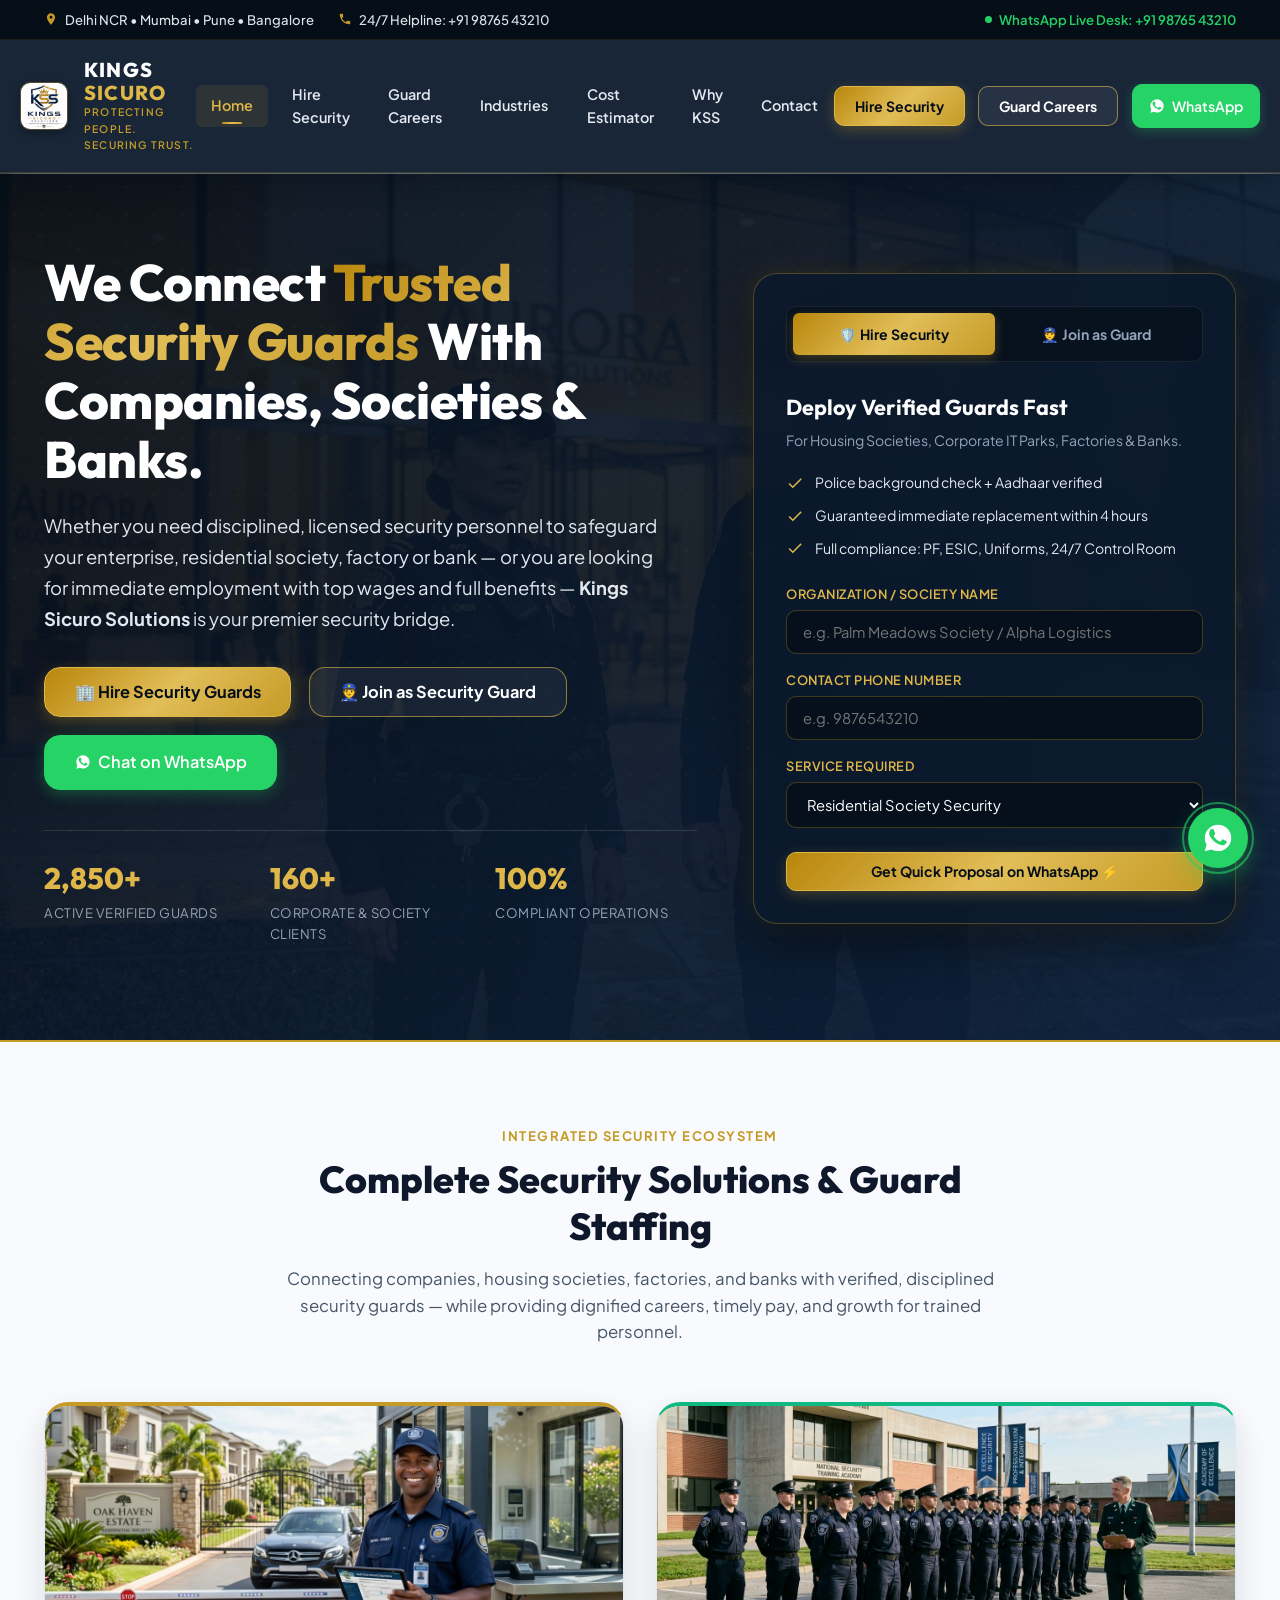
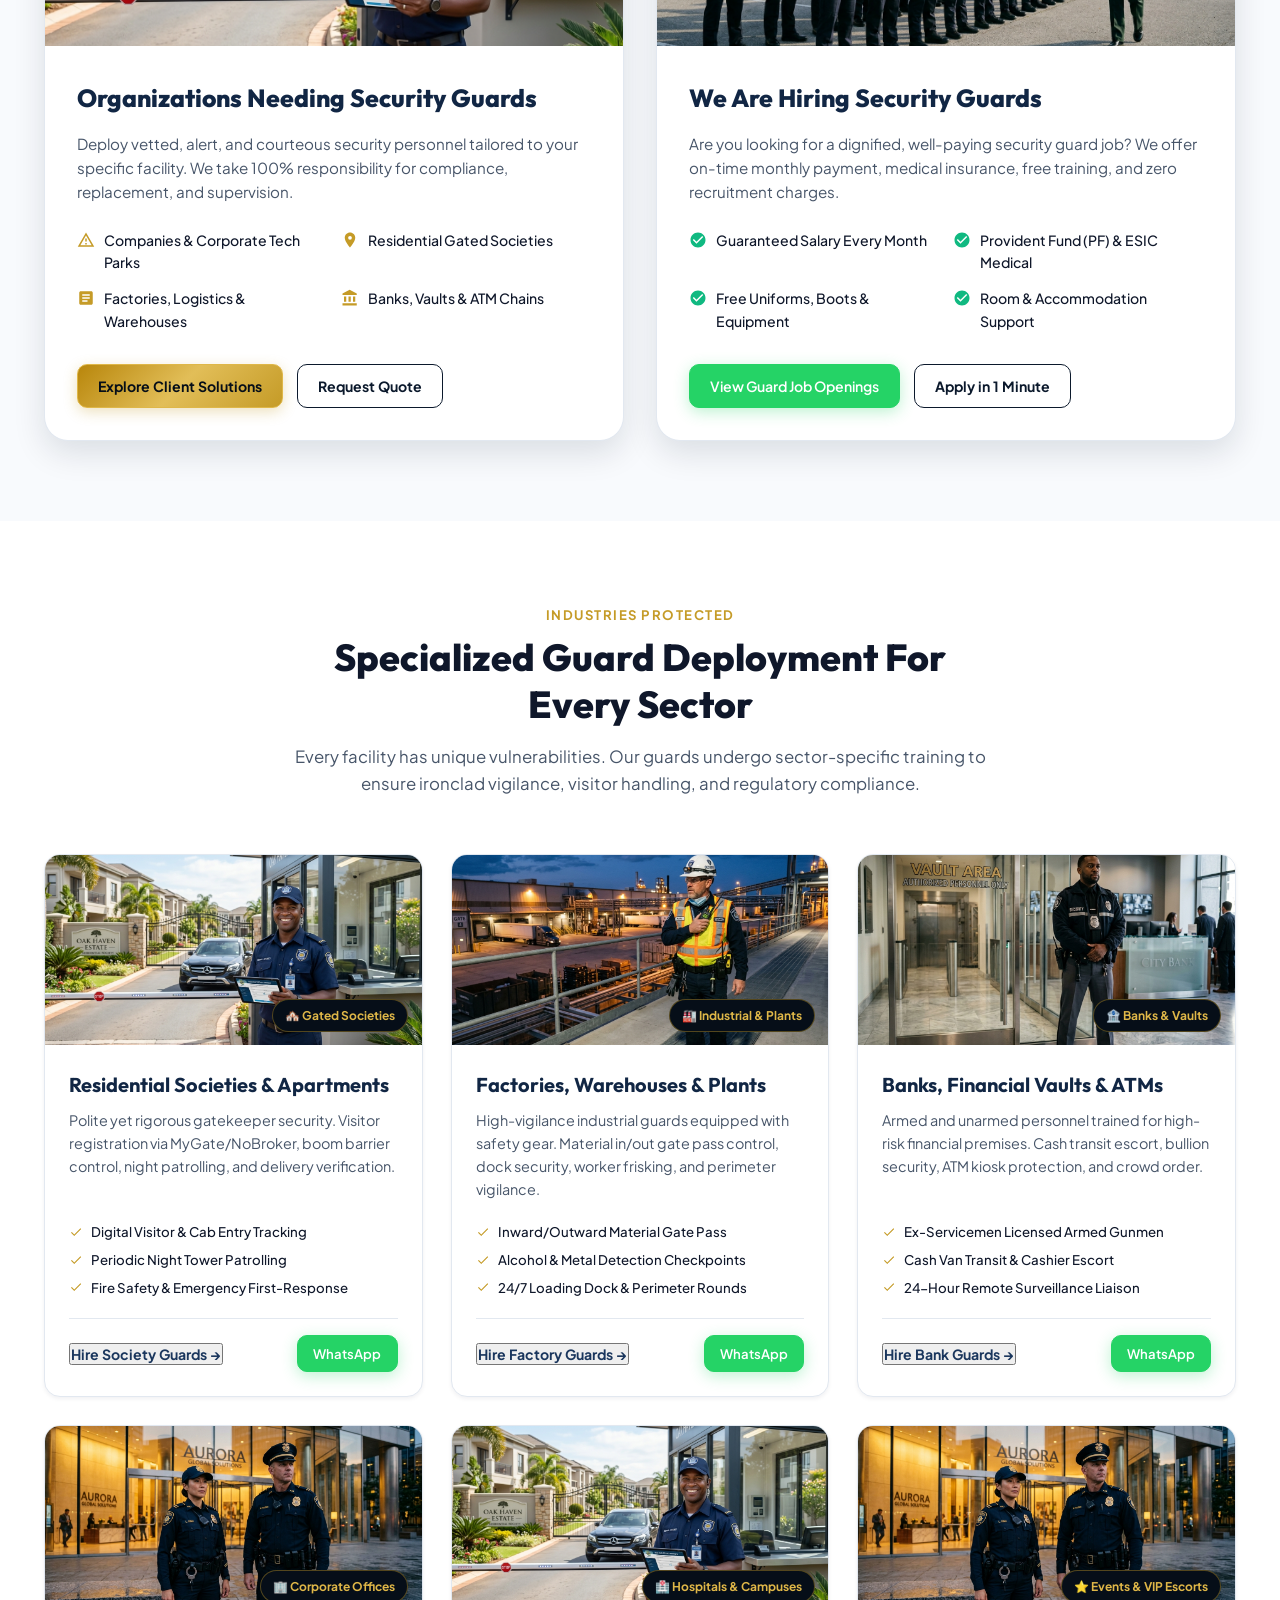
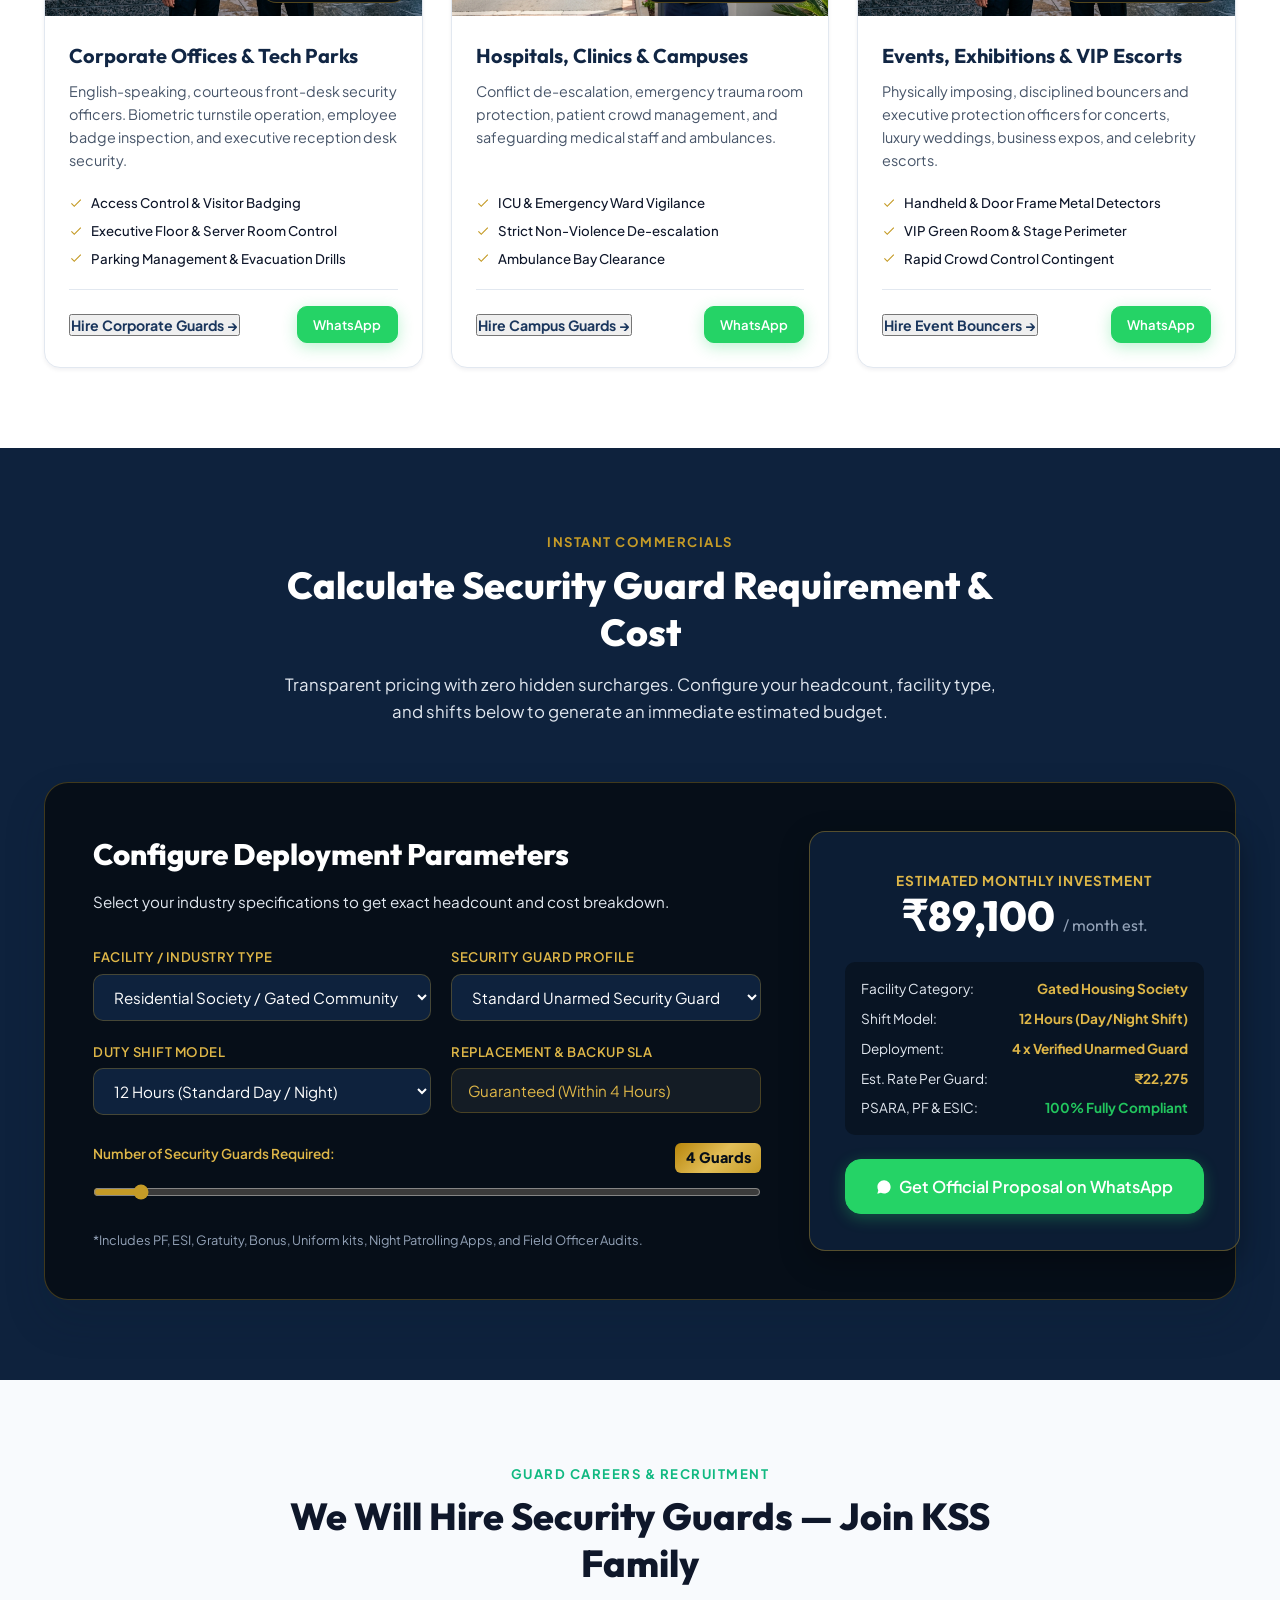
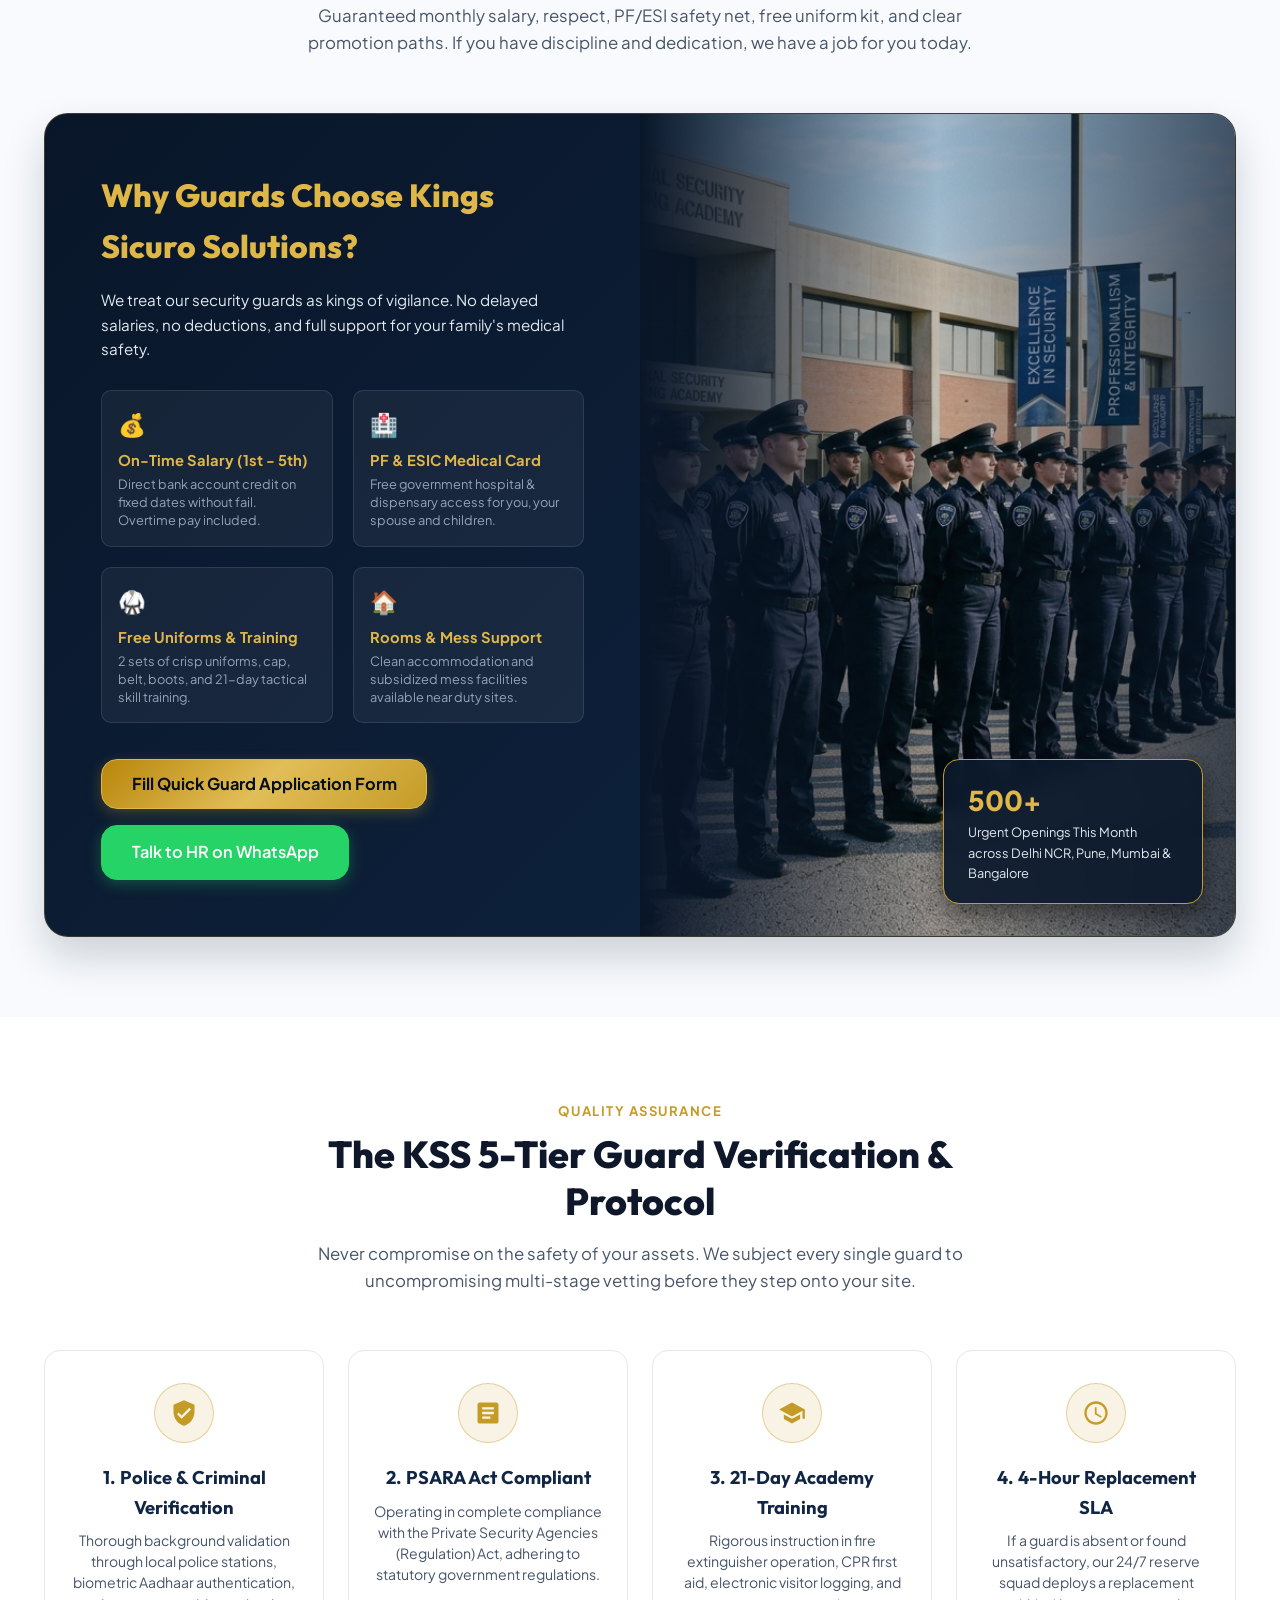
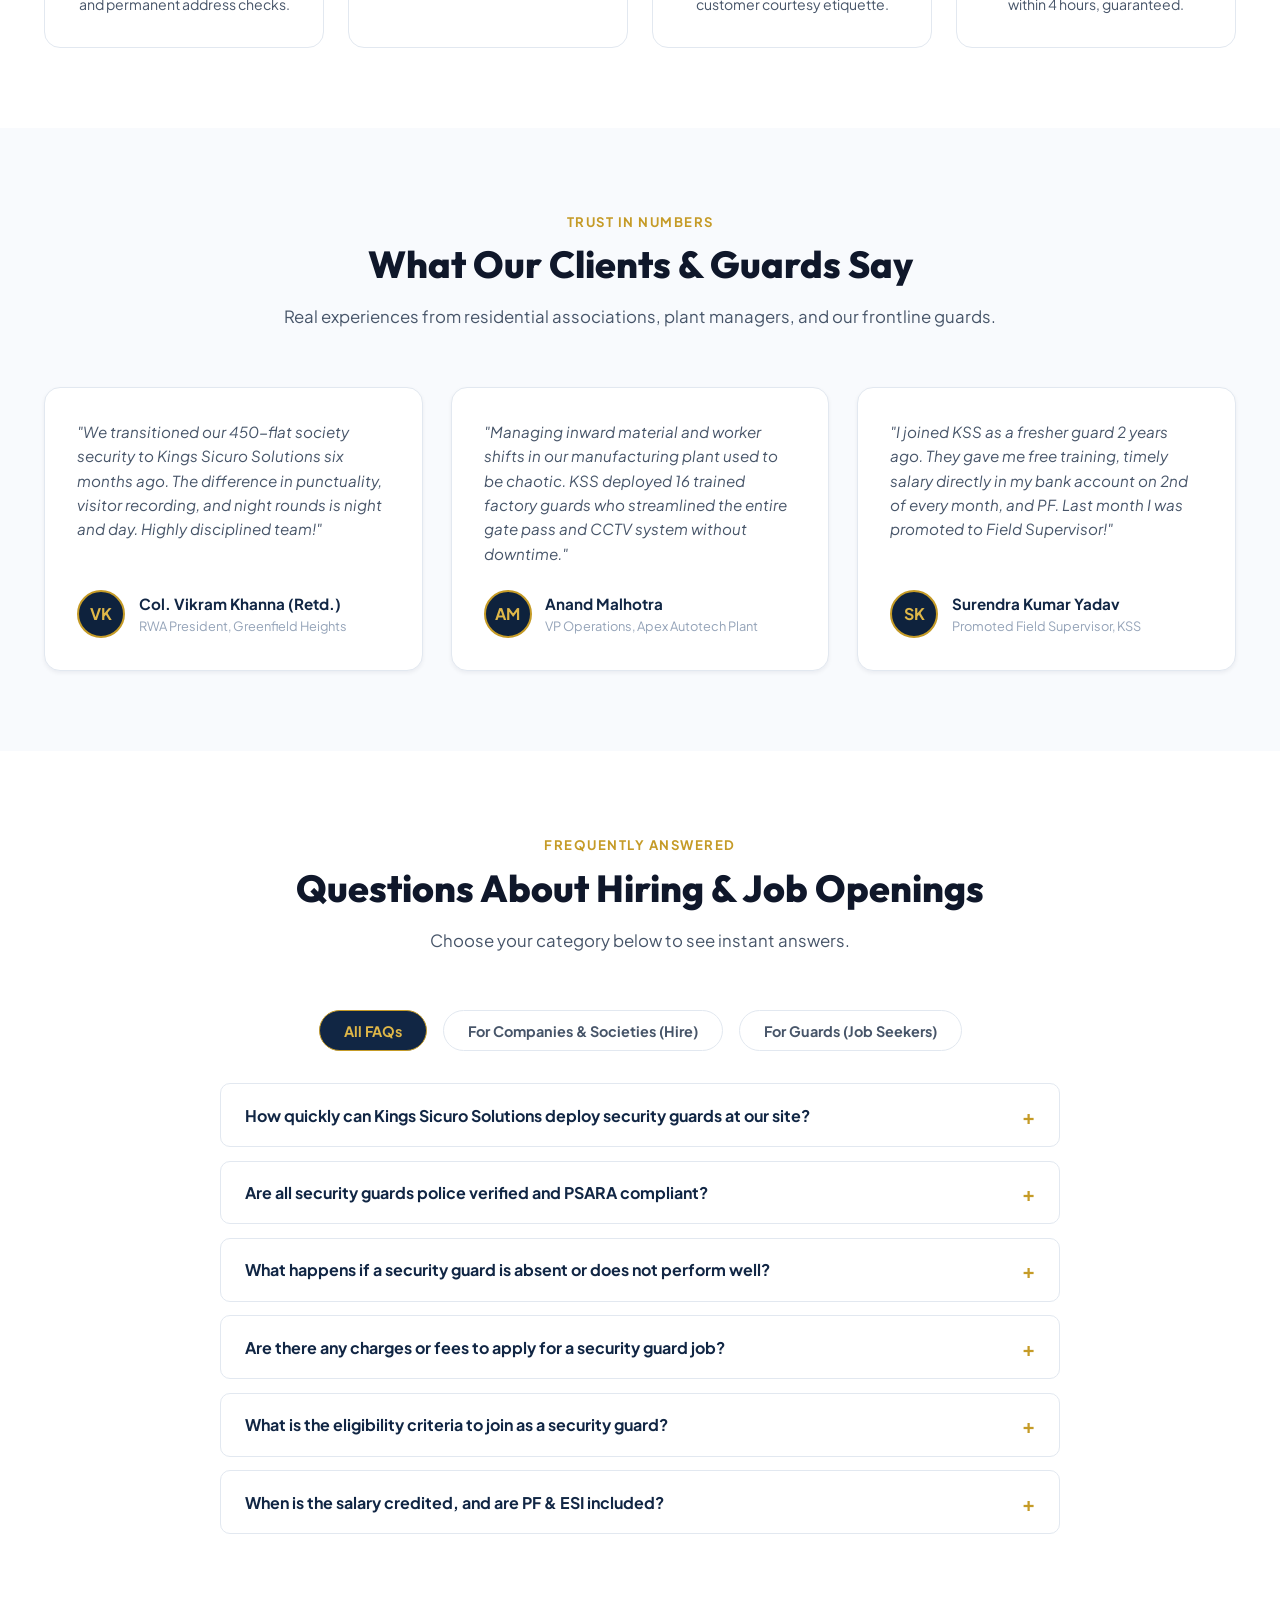
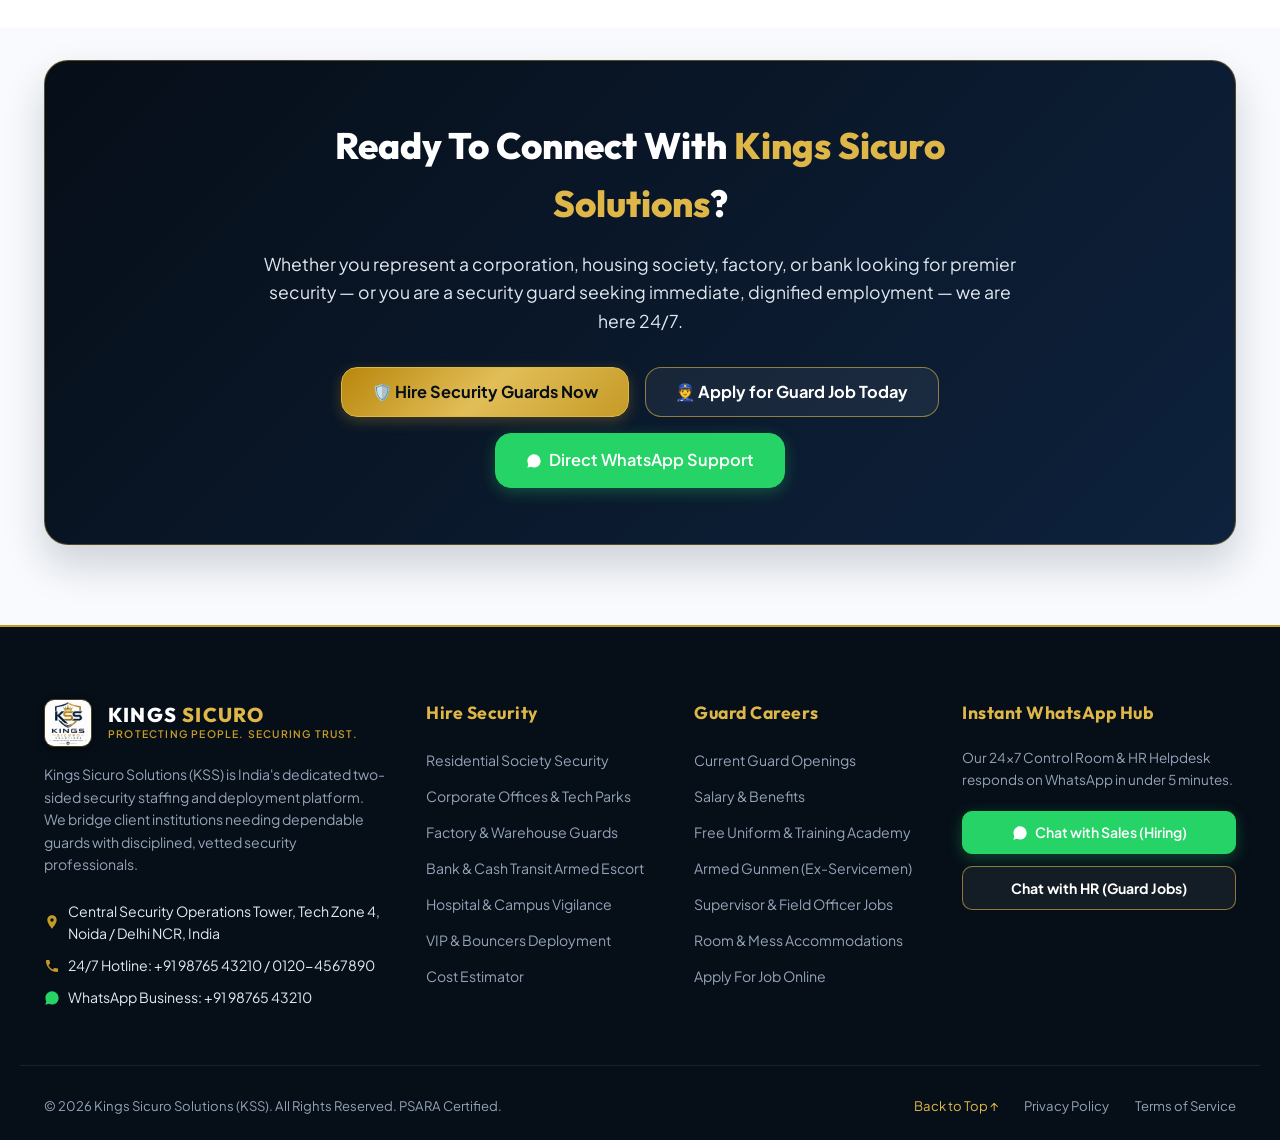
<file: index.html>
<!DOCTYPE html>
<html lang="en">
<head>
  <meta charset="UTF-8">
  <meta name="viewport" content="width=device-width, initial-scale=1.0">
  <title>Kings Sicuro Solutions | Premier Security Guard Staffing & Deployment Network</title>
  <meta name="description" content="Kings Sicuro Solutions connects verified, trained security guards with companies, residential societies, factories, and banks. PSARA licensed, 100% police verified, 4-hour replacement guarantee.">
  <meta name="keywords" content="security guards hire, security agency, security guard jobs, hire security for society, factory security guards, bank armed security, Kings Sicuro Solutions">
  
  <!-- Favicon -->
  <link rel="icon" type="image/jpeg" href="assets/images/logo.jpg">
  
  <!-- Google Fonts -->
  <link rel="preconnect" href="https://fonts.googleapis.com">
  <link rel="preconnect" href="https://fonts.gstatic.com" crossorigin>
  <link href="https://fonts.googleapis.com/css2?family=Outfit:wght@400;500;600;700;800;900&family=Plus+Jakarta+Sans:wght@400;500;600;700&display=swap" rel="stylesheet">
  
  <!-- Stylesheet -->
  <link rel="stylesheet" href="css/style.css">
</head>
<body>

  <!-- Top Announcement Bar -->
  <aside class="top-bar" aria-label="Quick contact bar">
    <div class="container top-bar-content">
      <div class="top-bar-left">
        <span class="top-bar-item">
          <svg viewBox="0 0 24 24"><path d="M12 2C8.13 2 5 5.13 5 9c0 5.25 7 13 7 13s7-7.75 7-13c0-3.87-3.13-7-7-7zm0 9.5a2.5 2.5 0 010-5 2.5 2.5 0 010 5z"/></svg>
          Delhi NCR &bull; Mumbai &bull; Pune &bull; Bangalore
        </span>
        <a href="tel:+919876543210" class="top-bar-item">
          <svg viewBox="0 0 24 24"><path d="M6.62 10.79a15.053 15.053 0 006.59 6.59l2.2-2.2c.27-.27.67-.36 1.02-.24 1.12.37 2.33.57 3.57.57.55 0 1 .45 1 1V20c0 .55-.45 1-1 1-9.39 0-17-7.61-17-17 0-.55.45-1 1-1h3.5c.55 0 1 .45 1 1 0 1.25.2 2.45.57 3.57.11.35.03.74-.25 1.02l-2.2 2.2z"/></svg>
          24/7 Helpline: +91 98765 43210
        </a>
      </div>
      <div class="top-bar-links">
        <a href="https://api.whatsapp.com/send?phone=919876543210&text=Hi%20Kings%20Sicuro%20Solutions%2C%20I%20have%20an%20inquiry" target="_blank" rel="noopener noreferrer" class="top-bar-wa-link">
          <span class="live-pulse-dot"></span> WhatsApp Live Desk: +91 98765 43210
        </a>
      </div>
    </div>
  </aside>

  <!-- Main Header & Navigation -->
  <header class="main-header">
    <div class="container navbar">
      <a href="index.html" class="nav-brand">
        <img src="assets/images/logo.jpg" alt="Kings Sicuro Solutions Logo" class="brand-logo-img">
        <div class="brand-text-wrap">
          <span class="brand-name">KINGS <span>SICURO</span></span>
          <span class="brand-tagline">Protecting People. Securing Trust.</span>
        </div>
      </a>

      <!-- Desktop Nav -->
      <nav class="nav-menu" id="nav-menu">
        <a href="index.html" class="nav-link active">Home</a>
        <a href="hire-guards.html" class="nav-link">Hire Security</a>
        <a href="careers.html" class="nav-link">Guard Careers</a>
        <a href="#industries" class="nav-link">Industries</a>
        <a href="#calculator" class="nav-link">Cost Estimator</a>
        <a href="#verification" class="nav-link">Why KSS</a>
        <a href="#contact" class="nav-link">Contact</a>
        <div class="mobile-menu-actions">
          <button type="button" class="btn btn-gold open-hire-modal">🏢 Hire Security</button>
          <button type="button" class="btn btn-navy-outline open-apply-modal">👮 Guard Careers</button>
          <a href="https://api.whatsapp.com/send?phone=919876543210&text=Hello%20Kings%20Sicuro%20Solutions%2C%20I%20need%20assistance" target="_blank" rel="noopener noreferrer" class="btn btn-whatsapp">
            <svg viewBox="0 0 24 24" width="18" height="18" fill="currentColor"><path d="M12.04 2c-5.46 0-9.91 4.45-9.91 9.91 0 1.75.46 3.45 1.32 4.95L2.05 22l5.25-1.38c1.45.79 3.08 1.21 4.74 1.21 5.46 0 9.91-4.45 9.91-9.91 0-2.65-1.03-5.14-2.9-7.01A9.816 9.816 0 0012.04 2zm5.78 14.15c-.24.67-1.39 1.29-1.92 1.37-.5.08-1.15.11-3.69-.94-3.26-1.34-5.36-4.66-5.52-4.88-.16-.22-1.32-1.76-1.32-3.35s.83-2.38 1.13-2.7c.3-.32.65-.4 0.87-.4s.43.01.62.01c.21 0 .49-.08.76.58.28.67.95 2.33 1.03 2.5.08.17.14.37.03.59-.11.22-.17.36-.33.56-.16.2-.35.45-.5.6-.16.16-.33.34-.14.67.19.33.84 1.38 1.8 2.24 1.24 1.1 2.28 1.44 2.61 1.6.33.16.52.14.71-.08.19-.22.82-.96 1.04-1.29.22-.33.44-.27.73-.16.3.11 1.88.89 2.2 1.05.33.16.55.25.63.38.08.14.08.82-.16 1.49z"/></svg>
            WhatsApp Live Desk
          </a>
        </div>
      </nav>

      <!-- Nav CTAs -->
      <div class="nav-actions">
        <button type="button" class="btn btn-gold open-hire-modal">Hire Security</button>
        <button type="button" class="btn btn-navy-outline open-apply-modal">Guard Careers</button>
        <a href="https://api.whatsapp.com/send?phone=919876543210&text=Hello%20Kings%20Sicuro%20Solutions%2C%20I%20need%20assistance" target="_blank" rel="noopener noreferrer" class="btn btn-nav-wa" aria-label="WhatsApp Support">
          <svg viewBox="0 0 24 24"><path d="M12.04 2c-5.46 0-9.91 4.45-9.91 9.91 0 1.75.46 3.45 1.32 4.95L2.05 22l5.25-1.38c1.45.79 3.08 1.21 4.74 1.21 5.46 0 9.91-4.45 9.91-9.91 0-2.65-1.03-5.14-2.9-7.01A9.816 9.816 0 0012.04 2zm5.78 14.15c-.24.67-1.39 1.29-1.92 1.37-.5.08-1.15.11-3.69-.94-3.26-1.34-5.36-4.66-5.52-4.88-.16-.22-1.32-1.76-1.32-3.35s.83-2.38 1.13-2.7c.3-.32.65-.4 0.87-.4s.43.01.62.01c.21 0 .49-.08.76.58.28.67.95 2.33 1.03 2.5.08.17.14.37.03.59-.11.22-.17.36-.33.56-.16.2-.35.45-.5.6-.16.16-.33.34-.14.67.19.33.84 1.38 1.8 2.24 1.24 1.1 2.28 1.44 2.61 1.6.33.16.52.14.71-.08.19-.22.82-.96 1.04-1.29.22-.33.44-.27.73-.16.3.11 1.88.89 2.2 1.05.33.16.55.25.63.38.08.14.08.82-.16 1.49z"/></svg>
          WhatsApp
        </a>
      </div>

      <!-- Mobile Hamburger Button -->
      <button class="mobile-toggle" id="mobile-toggle" aria-label="Toggle Navigation">
        <svg width="26" height="26" viewBox="0 0 24 24" fill="currentColor"><path d="M3 18h18v-2H3v2zm0-5h18v-2H3v2zm0-7v2h18V6H3z"/></svg>
      </button>
    </div>
  </header>

  <!-- Hero Section -->
  <main>
    <section class="hero-section" id="home">
      <div class="hero-backdrop-pattern"></div>
      <div class="container hero-grid">
        <div class="hero-content">
          <h1 class="hero-title">
            We Connect <span class="text-gold">Trusted Security Guards</span> With Companies, Societies & Banks.
          </h1>
          
          <p class="hero-subtitle">
            Whether you need disciplined, licensed security personnel to safeguard your enterprise, residential society, factory or bank — or you are looking for immediate employment with top wages and full benefits — <strong>Kings Sicuro Solutions</strong> is your premier security bridge.
          </p>

          <div class="hero-ctas">
            <button type="button" class="btn btn-gold btn-lg open-hire-modal">
              🏢 Hire Security Guards
            </button>
            <button type="button" class="btn btn-navy-outline btn-lg open-apply-modal">
              👮 Join as Security Guard
            </button>
            <a href="https://api.whatsapp.com/send?phone=919876543210&text=Hi%20KSS%20Team%2C%20I%20want%20to%20know%20more%20about%20your%20security%20services" target="_blank" rel="noopener noreferrer" class="btn btn-whatsapp btn-lg">
              <svg viewBox="0 0 24 24"><path d="M12.04 2c-5.46 0-9.91 4.45-9.91 9.91 0 1.75.46 3.45 1.32 4.95L2.05 22l5.25-1.38c1.45.79 3.08 1.21 4.74 1.21 5.46 0 9.91-4.45 9.91-9.91 0-2.65-1.03-5.14-2.9-7.01A9.816 9.816 0 0012.04 2zm5.78 14.15c-.24.67-1.39 1.29-1.92 1.37-.5.08-1.15.11-3.69-.94-3.26-1.34-5.36-4.66-5.52-4.88-.16-.22-1.32-1.76-1.32-3.35s.83-2.38 1.13-2.7c.3-.32.65-.4 0.87-.4s.43.01.62.01c.21 0 .49-.08.76.58.28.67.95 2.33 1.03 2.5.08.17.14.37.03.59-.11.22-.17.36-.33.56-.16.2-.35.45-.5.6-.16.16-.33.34-.14.67.19.33.84 1.38 1.8 2.24 1.24 1.1 2.28 1.44 2.61 1.6.33.16.52.14.71-.08.19-.22.82-.96 1.04-1.29.22-.33.44-.27.73-.16.3.11 1.88.89 2.2 1.05.33.16.55.25.63.38.08.14.08.82-.16 1.49z"/></svg>
              Chat on WhatsApp
            </a>
          </div>

          <div class="hero-highlights">
            <div class="highlight-item">
              <span class="highlight-num">2,850+</span>
              <span class="highlight-label">Active Verified Guards</span>
            </div>
            <div class="highlight-item">
              <span class="highlight-num">160+</span>
              <span class="highlight-label">Corporate & Society Clients</span>
            </div>
            <div class="highlight-item">
              <span class="highlight-num">100%</span>
              <span class="highlight-label">Compliant Operations</span>
            </div>
          </div>
        </div>

        <!-- Dual Gateway Hero Interactive Card -->
        <div class="hero-portal-card">
          <div class="portal-tabs">
            <button type="button" class="portal-tab-btn active" data-tab="tab-buyer">
              🛡️ Hire Security
            </button>
            <button type="button" class="portal-tab-btn" data-tab="tab-seller">
              👮 Join as Guard
            </button>
          </div>

          <!-- Tab Content 1: Buyer (Companies, Societies, Banks) -->
          <div class="portal-pane active" id="tab-buyer">
            <div class="portal-pane-header">
              <h3 class="portal-pane-title">Deploy Verified Guards Fast</h3>
              <p class="portal-pane-desc">For Housing Societies, Corporate IT Parks, Factories & Banks.</p>
            </div>

            <ul class="portal-benefits-list">
              <li class="portal-benefit-item">
                <svg viewBox="0 0 24 24"><path d="M9 16.17L4.83 12l-1.42 1.41L9 19 21 7l-1.41-1.41z"/></svg>
                <span>Police background check + Aadhaar verified</span>
              </li>
              <li class="portal-benefit-item">
                <svg viewBox="0 0 24 24"><path d="M9 16.17L4.83 12l-1.42 1.41L9 19 21 7l-1.41-1.41z"/></svg>
                <span>Guaranteed immediate replacement within 4 hours</span>
              </li>
              <li class="portal-benefit-item">
                <svg viewBox="0 0 24 24"><path d="M9 16.17L4.83 12l-1.42 1.41L9 19 21 7l-1.41-1.41z"/></svg>
                <span>Full compliance: PF, ESIC, Uniforms, 24/7 Control Room</span>
              </li>
            </ul>

            <form id="hero-hire-form">
              <div class="portal-form-group">
                <label for="hh-org">Organization / Society Name</label>
                <input type="text" id="hh-org" name="org_name" class="portal-input" placeholder="e.g. Palm Meadows Society / Alpha Logistics" required>
              </div>
              <div class="portal-form-group">
                <label for="hh-phone">Contact Phone Number</label>
                <input type="tel" id="hh-phone" name="phone" class="portal-input" placeholder="e.g. 9876543210" required>
              </div>
              <div class="portal-form-group">
                <label for="hh-type">Service Required</label>
                <select id="hh-type" name="guard_type" class="portal-select">
                  <option value="Residential Society Guards">Residential Society Security</option>
                  <option value="Corporate Office Guards">Corporate / Tech Park Security</option>
                  <option value="Factory & Industrial Guards">Factory / Industrial Warehouse Security</option>
                  <option value="Bank & Cash Escort Guards">Bank & ATM Security Guards</option>
                  <option value="Armed Gunmen">Licensed Armed Gunman</option>
                  <option value="Event Bouncers">Event Security & Bouncers</option>
                </select>
              </div>
              <button type="submit" class="btn btn-gold" style="width: 100%; margin-top: 0.5rem;">
                Get Quick Proposal on WhatsApp ⚡
              </button>
            </form>
          </div>

          <!-- Tab Content 2: Seller (We Will Hire Security Guards) -->
          <div class="portal-pane" id="tab-seller">
            <div class="portal-pane-header">
              <h3 class="portal-pane-title">Security Guard Recruitment</h3>
              <p class="portal-pane-desc">We are hiring freshers & experienced guards with immediate joining.</p>
            </div>

            <ul class="portal-benefits-list">
              <li class="portal-benefit-item">
                <svg viewBox="0 0 24 24"><path d="M9 16.17L4.83 12l-1.42 1.41L9 19 21 7l-1.41-1.41z"/></svg>
                <span>On-Time Salary (1st to 5th of every month)</span>
              </li>
              <li class="portal-benefit-item">
                <svg viewBox="0 0 24 24"><path d="M9 16.17L4.83 12l-1.42 1.41L9 19 21 7l-1.41-1.41z"/></svg>
                <span>PF, ESIC Medical Card + Free Uniform & Shoes</span>
              </li>
              <li class="portal-benefit-item">
                <svg viewBox="0 0 24 24"><path d="M9 16.17L4.83 12l-1.42 1.41L9 19 21 7l-1.41-1.41z"/></svg>
                <span>Rooms & Mess accommodation assistance provided</span>
              </li>
            </ul>

            <form id="hero-apply-form">
              <div class="portal-form-group">
                <label for="ha-name">Your Full Name</label>
                <input type="text" id="ha-name" name="candidate_name" class="portal-input" placeholder="e.g. Ramesh Kumar" required>
              </div>
              <div class="portal-form-group">
                <label for="ha-phone">Mobile / WhatsApp Number</label>
                <input type="tel" id="ha-phone" name="phone" class="portal-input" placeholder="e.g. 9876543210" required>
              </div>
              <div class="portal-form-group">
                <label for="ha-role">Position Desired</label>
                <select id="ha-role" name="role_pref" class="portal-select">
                  <option value="Security Guard (Fresher)">Security Guard (Fresher / No Exp)</option>
                  <option value="Security Guard (Experienced)">Security Guard (Experienced 1+ Yr)</option>
                  <option value="Armed Gunman (Ex-Army/Police)">Armed Gunman (Ex-Servicemen)</option>
                  <option value="Security Supervisor">Security Supervisor / Field Officer</option>
                  <option value="Female Security Guard">Female Security Guard</option>
                  <option value="Bouncer / Bodyguard">Bouncer / Bodyguard</option>
                </select>
              </div>
              <button type="submit" class="btn btn-whatsapp" style="width: 100%; margin-top: 0.5rem;">
                Apply via WhatsApp (Instant Interview) 📲
              </button>
            </form>
          </div>
        </div>
      </div>
    </section>

    <!-- Two Pillars of KSS Section -->
    <section class="section" id="marketplace-overview">
      <div class="container">
        <div class="section-header">
          <span class="section-tag">Integrated Security Ecosystem</span>
          <h2 class="section-title">Complete Security Solutions & Guard Staffing</h2>
          <p class="section-subtitle">
            Connecting companies, housing societies, factories, and banks with verified, disciplined security guards — while providing dignified careers, timely pay, and growth for trained personnel.
          </p>
        </div>

        <div class="marketplace-split">
          <!-- Pillar 1: Organizations Needing Security -->
          <div class="market-card market-card-buyer">
            <div class="market-card-img-wrap">
              <img src="assets/images/service-society.jpg" alt="Security Guard at Housing Society Gate" class="market-card-img">
            </div>
            <div class="market-card-body">
              <h3 class="market-card-title">Organizations Needing Security Guards</h3>
              <p class="market-card-desc">
                Deploy vetted, alert, and courteous security personnel tailored to your specific facility. We take 100% responsibility for compliance, replacement, and supervision.
              </p>
              <div class="market-features-grid">
                <div class="market-feature-item">
                  <svg viewBox="0 0 24 24"><path d="M12 2L1 21h22L12 2zm0 3.99L19.53 19H4.47L12 5.99zM11 16h2v2h-2zm0-6h2v4h-2z"/></svg>
                  <span>Companies & Corporate Tech Parks</span>
                </div>
                <div class="market-feature-item">
                  <svg viewBox="0 0 24 24"><path d="M12 2C8.13 2 5 5.13 5 9c0 5.25 7 13 7 13s7-7.75 7-13c0-3.87-3.13-7-7-7zm0 9.5a2.5 2.5 0 010-5 2.5 2.5 0 010 5z"/></svg>
                  <span>Residential Gated Societies</span>
                </div>
                <div class="market-feature-item">
                  <svg viewBox="0 0 24 24"><path d="M19 3H5c-1.1 0-2 .9-2 2v14c0 1.1.9 2 2 2h14c1.1 0 2-.9 2-2V5c0-1.1-.9-2-2-2zm-5 14H7v-2h7v2zm3-4H7v-2h10v2zm0-4H7V7h10v2z"/></svg>
                  <span>Factories, Logistics & Warehouses</span>
                </div>
                <div class="market-feature-item">
                  <svg viewBox="0 0 24 24"><path d="M4 10v7h3v-7H4zm6 0v7h3v-7h-3zM2 22h19v-3H2v3zm14-12v7h3v-7h-3zm-4.5-9L2 6v2h19V6l-9.5-5z"/></svg>
                  <span>Banks, Vaults & ATM Chains</span>
                </div>
              </div>
              <div class="market-card-footer">
                <a href="hire-guards.html" class="btn btn-gold">Explore Client Solutions</a>
                <button type="button" class="btn btn-navy-outline open-hire-modal">Request Quote</button>
              </div>
            </div>
          </div>

          <!-- Pillar 2: Guard Recruitment -->
          <div class="market-card market-card-seller">
            <div class="market-card-img-wrap">
              <img src="assets/images/guard-recruitment.jpg" alt="Security Guard Training Academy" class="market-card-img">
            </div>
            <div class="market-card-body">
              <h3 class="market-card-title">We Are Hiring Security Guards</h3>
              <p class="market-card-desc">
                Are you looking for a dignified, well-paying security guard job? We offer on-time monthly payment, medical insurance, free training, and zero recruitment charges.
              </p>
              <div class="market-features-grid">
                <div class="market-feature-item">
                  <svg viewBox="0 0 24 24"><path d="M12 2C6.48 2 2 6.48 2 12s4.48 10 10 10 10-4.52 10-10S17.52 2 12 2zm-2 15l-5-5 1.41-1.41L10 14.17l7.59-7.59L19 8l-9 9z"/></svg>
                  <span>Guaranteed Salary Every Month</span>
                </div>
                <div class="market-feature-item">
                  <svg viewBox="0 0 24 24"><path d="M12 2C6.48 2 2 6.48 2 12s4.48 10 10 10 10-4.52 10-10S17.52 2 12 2zm-2 15l-5-5 1.41-1.41L10 14.17l7.59-7.59L19 8l-9 9z"/></svg>
                  <span>Provident Fund (PF) & ESIC Medical</span>
                </div>
                <div class="market-feature-item">
                  <svg viewBox="0 0 24 24"><path d="M12 2C6.48 2 2 6.48 2 12s4.48 10 10 10 10-4.52 10-10S17.52 2 12 2zm-2 15l-5-5 1.41-1.41L10 14.17l7.59-7.59L19 8l-9 9z"/></svg>
                  <span>Free Uniforms, Boots & Equipment</span>
                </div>
                <div class="market-feature-item">
                  <svg viewBox="0 0 24 24"><path d="M12 2C6.48 2 2 6.48 2 12s4.48 10 10 10 10-4.52 10-10S17.52 2 12 2zm-2 15l-5-5 1.41-1.41L10 14.17l7.59-7.59L19 8l-9 9z"/></svg>
                  <span>Room & Accommodation Support</span>
                </div>
              </div>
              <div class="market-card-footer">
                <a href="careers.html" class="btn btn-whatsapp">View Guard Job Openings</a>
                <button type="button" class="btn btn-navy-outline open-apply-modal">Apply in 1 Minute</button>
              </div>
            </div>
          </div>
        </div>
      </div>
    </section>

    <!-- Industries We Protect (Buyer Focus) -->
    <section class="section" id="industries" style="background: #FFFFFF;">
      <div class="container">
        <div class="section-header">
          <span class="section-tag">Industries Protected</span>
          <h2 class="section-title">Specialized Guard Deployment For Every Sector</h2>
          <p class="section-subtitle">
            Every facility has unique vulnerabilities. Our guards undergo sector-specific training to ensure ironclad vigilance, visitor handling, and regulatory compliance.
          </p>
        </div>

        <div class="industries-grid">
          <!-- 1. Residential Societies -->
          <div class="industry-card">
            <div class="industry-card-img-box">
              <img src="assets/images/service-society.jpg" alt="Residential Society Gate Security Guard">
              <span class="industry-icon-pill">🏘️ Gated Societies</span>
            </div>
            <div class="industry-card-body">
              <h3 class="industry-card-title">Residential Societies & Apartments</h3>
              <p class="industry-card-desc">
                Polite yet rigorous gatekeeper security. Visitor registration via MyGate/NoBroker, boom barrier control, night patrolling, and delivery verification.
              </p>
              <ul class="industry-checklist">
                <li><svg viewBox="0 0 24 24"><path d="M9 16.17L4.83 12l-1.42 1.41L9 19 21 7l-1.41-1.41z"/></svg> Digital Visitor & Cab Entry Tracking</li>
                <li><svg viewBox="0 0 24 24"><path d="M9 16.17L4.83 12l-1.42 1.41L9 19 21 7l-1.41-1.41z"/></svg> Periodic Night Tower Patrolling</li>
                <li><svg viewBox="0 0 24 24"><path d="M9 16.17L4.83 12l-1.42 1.41L9 19 21 7l-1.41-1.41z"/></svg> Fire Safety & Emergency First-Response</li>
              </ul>
              <div class="industry-card-action">
                <button type="button" class="action-text-link open-hire-modal">Hire Society Guards &rarr;</button>
                <a href="https://api.whatsapp.com/send?phone=919876543210&text=Hi%2C%20we%20need%20security%20guards%20for%20our%20Housing%20Society" target="_blank" rel="noopener noreferrer" class="btn btn-whatsapp btn-sm">WhatsApp</a>
              </div>
            </div>
          </div>

          <!-- 2. Factories & Industrial Plants -->
          <div class="industry-card">
            <div class="industry-card-img-box">
              <img src="assets/images/service-factory.jpg" alt="Industrial Factory Security Officer">
              <span class="industry-icon-pill">🏭 Industrial & Plants</span>
            </div>
            <div class="industry-card-body">
              <h3 class="industry-card-title">Factories, Warehouses & Plants</h3>
              <p class="industry-card-desc">
                High-vigilance industrial guards equipped with safety gear. Material in/out gate pass control, dock security, worker frisking, and perimeter vigilance.
              </p>
              <ul class="industry-checklist">
                <li><svg viewBox="0 0 24 24"><path d="M9 16.17L4.83 12l-1.42 1.41L9 19 21 7l-1.41-1.41z"/></svg> Inward/Outward Material Gate Pass</li>
                <li><svg viewBox="0 0 24 24"><path d="M9 16.17L4.83 12l-1.42 1.41L9 19 21 7l-1.41-1.41z"/></svg> Alcohol & Metal Detection Checkpoints</li>
                <li><svg viewBox="0 0 24 24"><path d="M9 16.17L4.83 12l-1.42 1.41L9 19 21 7l-1.41-1.41z"/></svg> 24/7 Loading Dock & Perimeter Rounds</li>
              </ul>
              <div class="industry-card-action">
                <button type="button" class="action-text-link open-hire-modal">Hire Factory Guards &rarr;</button>
                <a href="https://api.whatsapp.com/send?phone=919876543210&text=Hi%2C%20we%20need%20industrial%20guards%20for%20our%20Factory%20or%20Warehouse" target="_blank" rel="noopener noreferrer" class="btn btn-whatsapp btn-sm">WhatsApp</a>
              </div>
            </div>
          </div>

          <!-- 3. Banks & Financial Hubs -->
          <div class="industry-card">
            <div class="industry-card-img-box">
              <img src="assets/images/service-bank.jpg" alt="Bank Security Guard and Vault Security">
              <span class="industry-icon-pill">🏦 Banks & Vaults</span>
            </div>
            <div class="industry-card-body">
              <h3 class="industry-card-title">Banks, Financial Vaults & ATMs</h3>
              <p class="industry-card-desc">
                Armed and unarmed personnel trained for high-risk financial premises. Cash transit escort, bullion security, ATM kiosk protection, and crowd order.
              </p>
              <ul class="industry-checklist">
                <li><svg viewBox="0 0 24 24"><path d="M9 16.17L4.83 12l-1.42 1.41L9 19 21 7l-1.41-1.41z"/></svg> Ex-Servicemen Licensed Armed Gunmen</li>
                <li><svg viewBox="0 0 24 24"><path d="M9 16.17L4.83 12l-1.42 1.41L9 19 21 7l-1.41-1.41z"/></svg> Cash Van Transit & Cashier Escort</li>
                <li><svg viewBox="0 0 24 24"><path d="M9 16.17L4.83 12l-1.42 1.41L9 19 21 7l-1.41-1.41z"/></svg> 24-Hour Remote Surveillance Liaison</li>
              </ul>
              <div class="industry-card-action">
                <button type="button" class="action-text-link open-hire-modal">Hire Bank Guards &rarr;</button>
                <a href="https://api.whatsapp.com/send?phone=919876543210&text=Hi%2C%20we%20need%20armed%20or%20unarmed%20guards%20for%20our%20Bank%20or%20ATM" target="_blank" rel="noopener noreferrer" class="btn btn-whatsapp btn-sm">WhatsApp</a>
              </div>
            </div>
          </div>

          <!-- 4. Corporate & IT Parks -->
          <div class="industry-card">
            <div class="industry-card-img-box">
              <img src="assets/images/hero-team.jpg" alt="Corporate Security Officers">
              <span class="industry-icon-pill">🏢 Corporate Offices</span>
            </div>
            <div class="industry-card-body">
              <h3 class="industry-card-title">Corporate Offices & Tech Parks</h3>
              <p class="industry-card-desc">
                English-speaking, courteous front-desk security officers. Biometric turnstile operation, employee badge inspection, and executive reception desk security.
              </p>
              <ul class="industry-checklist">
                <li><svg viewBox="0 0 24 24"><path d="M9 16.17L4.83 12l-1.42 1.41L9 19 21 7l-1.41-1.41z"/></svg> Access Control & Visitor Badging</li>
                <li><svg viewBox="0 0 24 24"><path d="M9 16.17L4.83 12l-1.42 1.41L9 19 21 7l-1.41-1.41z"/></svg> Executive Floor & Server Room Control</li>
                <li><svg viewBox="0 0 24 24"><path d="M9 16.17L4.83 12l-1.42 1.41L9 19 21 7l-1.41-1.41z"/></svg> Parking Management & Evacuation Drills</li>
              </ul>
              <div class="industry-card-action">
                <button type="button" class="action-text-link open-hire-modal">Hire Corporate Guards &rarr;</button>
                <a href="https://api.whatsapp.com/send?phone=919876543210&text=Hi%2C%20we%20need%20corporate%20security%20guards%20for%20our%20Office" target="_blank" rel="noopener noreferrer" class="btn btn-whatsapp btn-sm">WhatsApp</a>
              </div>
            </div>
          </div>

          <!-- 5. Healthcare & Hospitals -->
          <div class="industry-card">
            <div class="industry-card-img-box">
              <img src="assets/images/service-society.jpg" alt="Hospital and Campus Security">
              <span class="industry-icon-pill">🏥 Hospitals & Campuses</span>
            </div>
            <div class="industry-card-body">
              <h3 class="industry-card-title">Hospitals, Clinics & Campuses</h3>
              <p class="industry-card-desc">
                Conflict de-escalation, emergency trauma room protection, patient crowd management, and safeguarding medical staff and ambulances.
              </p>
              <ul class="industry-checklist">
                <li><svg viewBox="0 0 24 24"><path d="M9 16.17L4.83 12l-1.42 1.41L9 19 21 7l-1.41-1.41z"/></svg> ICU & Emergency Ward Vigilance</li>
                <li><svg viewBox="0 0 24 24"><path d="M9 16.17L4.83 12l-1.42 1.41L9 19 21 7l-1.41-1.41z"/></svg> Strict Non-Violence De-escalation</li>
                <li><svg viewBox="0 0 24 24"><path d="M9 16.17L4.83 12l-1.42 1.41L9 19 21 7l-1.41-1.41z"/></svg> Ambulance Bay Clearance</li>
              </ul>
              <div class="industry-card-action">
                <button type="button" class="action-text-link open-hire-modal">Hire Campus Guards &rarr;</button>
                <a href="https://api.whatsapp.com/send?phone=919876543210&text=Hi%2C%20we%20need%20guards%20for%20our%20Hospital%20or%20Educational%20Institute" target="_blank" rel="noopener noreferrer" class="btn btn-whatsapp btn-sm">WhatsApp</a>
              </div>
            </div>
          </div>

          <!-- 6. Events & VIP Bouncers -->
          <div class="industry-card">
            <div class="industry-card-img-box">
              <img src="assets/images/hero-team.jpg" alt="Event Security and VIP Bouncers">
              <span class="industry-icon-pill">⭐ Events & VIP Escorts</span>
            </div>
            <div class="industry-card-body">
              <h3 class="industry-card-title">Events, Exhibitions & VIP Escorts</h3>
              <p class="industry-card-desc">
                Physically imposing, disciplined bouncers and executive protection officers for concerts, luxury weddings, business expos, and celebrity escorts.
              </p>
              <ul class="industry-checklist">
                <li><svg viewBox="0 0 24 24"><path d="M9 16.17L4.83 12l-1.42 1.41L9 19 21 7l-1.41-1.41z"/></svg> Handheld & Door Frame Metal Detectors</li>
                <li><svg viewBox="0 0 24 24"><path d="M9 16.17L4.83 12l-1.42 1.41L9 19 21 7l-1.41-1.41z"/></svg> VIP Green Room & Stage Perimeter</li>
                <li><svg viewBox="0 0 24 24"><path d="M9 16.17L4.83 12l-1.42 1.41L9 19 21 7l-1.41-1.41z"/></svg> Rapid Crowd Control Contingent</li>
              </ul>
              <div class="industry-card-action">
                <button type="button" class="action-text-link open-hire-modal">Hire Event Bouncers &rarr;</button>
                <a href="https://api.whatsapp.com/send?phone=919876543210&text=Hi%2C%20we%20need%20bouncers%20and%20security%20for%20an%20Upcoming%20Event" target="_blank" rel="noopener noreferrer" class="btn btn-whatsapp btn-sm">WhatsApp</a>
              </div>
            </div>
          </div>
        </div>
      </div>
    </section>

    <!-- Interactive Guard Requirement & Cost Estimator Section -->
    <section class="section section-dark" id="calculator">
      <div class="container">
        <div class="section-header">
          <span class="section-tag">Instant Commercials</span>
          <h2 class="section-title">Calculate Security Guard Requirement & Cost</h2>
          <p class="section-subtitle">
            Transparent pricing with zero hidden surcharges. Configure your headcount, facility type, and shifts below to generate an immediate estimated budget.
          </p>
        </div>

        <div class="calculator-wrap">
          <div class="calc-form-box">
            <h3 class="calc-title">Configure Deployment Parameters</h3>
            <p class="calc-desc">Select your industry specifications to get exact headcount and cost breakdown.</p>

            <div class="calc-grid">
              <div class="calc-control">
                <label for="calc-industry">Facility / Industry Type</label>
                <select id="calc-industry">
                  <option value="society" selected>Residential Society / Gated Community</option>
                  <option value="corporate">Corporate Office / IT Park</option>
                  <option value="factory">Factory / Manufacturing Plant</option>
                  <option value="bank">Commercial Bank / Financial Vault</option>
                  <option value="warehouse">Warehouse & Logistics Center</option>
                  <option value="event">Commercial Event / Exhibition</option>
                </select>
              </div>

              <div class="calc-control">
                <label for="calc-guard-type">Security Guard Profile</label>
                <select id="calc-guard-type">
                  <option value="unarmed" selected>Standard Unarmed Security Guard</option>
                  <option value="armed">Licensed Armed Gunman (Ex-Army)</option>
                  <option value="female">Female Security Guard</option>
                  <option value="supervisor">Field Officer / Security Supervisor</option>
                  <option value="bouncer">Executive Bouncer / VIP Bodyguard</option>
                </select>
              </div>

              <div class="calc-control">
                <label for="calc-shift">Duty Shift Model</label>
                <select id="calc-shift">
                  <option value="8hrs">8 Hours Single Shift</option>
                  <option value="12hrs" selected>12 Hours (Standard Day / Night)</option>
                  <option value="24hrs">24/7 Round-the-Clock (Rotating)</option>
                </select>
              </div>

              <div class="calc-control">
                <label>Replacement & Backup SLA</label>
                <input type="text" value="Guaranteed (Within 4 Hours)" readonly style="background: rgba(255,255,255,0.06); color: var(--gold-light); cursor: default;">
              </div>

              <div class="range-wrap">
                <div class="range-label-row">
                  <span>Number of Security Guards Required:</span>
                  <span class="range-val-badge"><span id="calc-count-val">4</span> Guards</span>
                </div>
                <input type="range" id="calc-count" min="1" max="50" value="4" step="1">
              </div>
            </div>

            <p style="font-size: 0.8rem; color: var(--text-light);">
              *Includes PF, ESI, Gratuity, Bonus, Uniform kits, Night Patrolling Apps, and Field Officer Audits.
            </p>
          </div>

          <!-- Result Column -->
          <div class="calc-result-box">
            <span class="calc-result-header">Estimated Monthly Investment</span>
            <div class="calc-estimate-price" id="calc-total-price">
              ₹89,100 <span>/ month est.</span>
            </div>
            
            <div class="calc-breakup-list">
              <div class="calc-breakup-row">
                <span>Facility Category:</span>
                <strong id="calc-breakup-industry">Gated Housing Society</strong>
              </div>
              <div class="calc-breakup-row">
                <span>Shift Model:</span>
                <strong id="calc-breakup-shift">12 Hours (Day/Night)</strong>
              </div>
              <div class="calc-breakup-row">
                <span>Deployment:</span>
                <strong id="calc-breakup-guards">4 x Unarmed Guard</strong>
              </div>
              <div class="calc-breakup-row">
                <span>Est. Rate Per Guard:</span>
                <strong id="calc-per-guard">₹22,275</strong>
              </div>
              <div class="calc-breakup-row">
                <span>PSARA, PF & ESIC:</span>
                <strong style="color: #22C55E;">100% Fully Compliant</strong>
              </div>
            </div>

            <a href="#" id="calc-whatsapp-btn" target="_blank" rel="noopener noreferrer" class="btn btn-whatsapp calc-whatsapp-btn btn-lg">
              <svg viewBox="0 0 24 24"><path d="M12.04 2c-5.46 0-9.91 4.45-9.91 9.91 0 1.75.46 3.45 1.32 4.95L2.05 22l5.25-1.38c1.45.79 3.08 1.21 4.74 1.21 5.46 0 9.91-4.45 9.91-9.91 0-2.65-1.03-5.14-2.9-7.01A9.816 9.816 0 0012.04 2z"/></svg>
              Get Official Proposal on WhatsApp
            </a>
          </div>
        </div>
      </div>
    </section>

    <!-- Guard Recruitment Portal Section (Seller Focus: We Will Hire Security Guards) -->
    <section class="section" id="guard-jobs" style="background: var(--bg-light);">
      <div class="container">
        <div class="section-header">
          <span class="section-tag" style="color: #10B981;">Guard Careers & Recruitment</span>
          <h2 class="section-title">We Will Hire Security Guards — Join KSS Family</h2>
          <p class="section-subtitle">
            Guaranteed monthly salary, respect, PF/ESI safety net, free uniform kit, and clear promotion paths. If you have discipline and dedication, we have a job for you today.
          </p>
        </div>

        <div class="guard-career-wrap">
          <div class="guard-career-content">
            <h3 style="font-family: var(--font-heading); font-size: 2rem; font-weight: 800; margin-bottom: 1rem; color: var(--gold-light);">
              Why Guards Choose Kings Sicuro Solutions?
            </h3>
            <p style="color: var(--text-white-dim); font-size: 0.95rem;">
              We treat our security guards as kings of vigilance. No delayed salaries, no deductions, and full support for your family's medical safety.
            </p>

            <div class="guard-perks-list">
              <div class="perk-box">
                <div class="perk-icon">💰</div>
                <div class="perk-title">On-Time Salary (1st - 5th)</div>
                <div class="perk-desc">Direct bank account credit on fixed dates without fail. Overtime pay included.</div>
              </div>
              <div class="perk-box">
                <div class="perk-icon">🏥</div>
                <div class="perk-title">PF & ESIC Medical Card</div>
                <div class="perk-desc">Free government hospital & dispensary access for you, your spouse and children.</div>
              </div>
              <div class="perk-box">
                <div class="perk-icon">🥋</div>
                <div class="perk-title">Free Uniforms & Training</div>
                <div class="perk-desc">2 sets of crisp uniforms, cap, belt, boots, and 21-day tactical skill training.</div>
              </div>
              <div class="perk-box">
                <div class="perk-icon">🏠</div>
                <div class="perk-title">Rooms & Mess Support</div>
                <div class="perk-desc">Clean accommodation and subsidized mess facilities available near duty sites.</div>
              </div>
            </div>

            <div style="display: flex; gap: 1rem; flex-wrap: wrap;">
              <button type="button" class="btn btn-gold btn-lg open-apply-modal">
                Fill Quick Guard Application Form
              </button>
              <a href="https://api.whatsapp.com/send?phone=919876543210&text=Hello%20KSS%20HR%2C%20I%20want%20to%20apply%20for%20Security%20Guard%20Job" target="_blank" rel="noopener noreferrer" class="btn btn-whatsapp btn-lg">
                Talk to HR on WhatsApp
              </a>
            </div>
          </div>

          <div class="guard-career-img-box">
            <div class="guard-career-img-overlay"></div>
            <div class="floating-recruitment-badge">
              <div class="recruitment-stat-num">500+</div>
              <div class="recruitment-stat-text">Urgent Openings This Month across Delhi NCR, Pune, Mumbai & Bangalore</div>
            </div>
          </div>
        </div>
      </div>
    </section>

    <!-- Why Choose KSS / 5-Tier Verification Section -->
    <section class="section" id="verification" style="background: #FFFFFF;">
      <div class="container">
        <div class="section-header">
          <span class="section-tag">Quality Assurance</span>
          <h2 class="section-title">The KSS 5-Tier Guard Verification & Protocol</h2>
          <p class="section-subtitle">
            Never compromise on the safety of your assets. We subject every single guard to uncompromising multi-stage vetting before they step onto your site.
          </p>
        </div>

        <div class="trust-grid">
          <div class="trust-card">
            <div class="trust-icon-box">
              <svg viewBox="0 0 24 24"><path d="M12 1L3 5v6c0 5.55 3.84 10.74 9 12 5.16-1.26 9-6.45 9-12V5l-9-4zm-2 16l-4-4 1.41-1.41L10 14.17l6.59-6.59L18 9l-8 8z"/></svg>
            </div>
            <h3 class="trust-card-title">1. Police & Criminal Verification</h3>
            <p class="trust-card-desc">Thorough background validation through local police stations, biometric Aadhaar authentication, and permanent address checks.</p>
          </div>

          <div class="trust-card">
            <div class="trust-icon-box">
              <svg viewBox="0 0 24 24"><path d="M19 3H5c-1.1 0-2 .9-2 2v14c0 1.1.9 2 2 2h14c1.1 0 2-.9 2-2V5c0-1.1-.9-2-2-2zm-5 14H7v-2h7v2zm3-4H7v-2h10v2zm0-4H7V7h10v2z"/></svg>
            </div>
            <h3 class="trust-card-title">2. PSARA Act Compliant</h3>
            <p class="trust-card-desc">Operating in complete compliance with the Private Security Agencies (Regulation) Act, adhering to statutory government regulations.</p>
          </div>

          <div class="trust-card">
            <div class="trust-icon-box">
              <svg viewBox="0 0 24 24"><path d="M12 3L1 9l11 6 9-4.91V17h2V9L12 3zM5 13.18v4L12 21l7-3.82v-4L12 17l-7-3.82z"/></svg>
            </div>
            <h3 class="trust-card-title">3. 21-Day Academy Training</h3>
            <p class="trust-card-desc">Rigorous instruction in fire extinguisher operation, CPR first aid, electronic visitor logging, and customer courtesy etiquette.</p>
          </div>

          <div class="trust-card">
            <div class="trust-icon-box">
              <svg viewBox="0 0 24 24"><path d="M11.99 2C6.47 2 2 6.48 2 12s4.47 10 9.99 10C17.52 22 22 17.52 22 12S17.52 2 11.99 2zM12 20c-4.42 0-8-3.58-8-8s3.58-8 8-8 8 3.58 8 8-3.58 8-8 8zm.5-13H11v6l5.25 3.15.75-1.23-4.5-2.67z"/></svg>
            </div>
            <h3 class="trust-card-title">4. 4-Hour Replacement SLA</h3>
            <p class="trust-card-desc">If a guard is absent or found unsatisfactory, our 24/7 reserve squad deploys a replacement within 4 hours, guaranteed.</p>
          </div>
        </div>
      </div>
    </section>

    <!-- Testimonials Section -->
    <section class="section" style="background: var(--bg-light);">
      <div class="container">
        <div class="section-header">
          <span class="section-tag">Trust In Numbers</span>
          <h2 class="section-title">What Our Clients & Guards Say</h2>
          <p class="section-subtitle">Real experiences from residential associations, plant managers, and our frontline guards.</p>
        </div>

        <div class="testimonials-grid">
          <div class="testimonial-card">
            <p class="testimonial-quote">
              "We transitioned our 450-flat society security to Kings Sicuro Solutions six months ago. The difference in punctuality, visitor recording, and night rounds is night and day. Highly disciplined team!"
            </p>
            <div class="testimonial-author-box">
              <div class="author-avatar">VK</div>
              <div class="author-info">
                <span class="author-name">Col. Vikram Khanna (Retd.)</span>
                <span class="author-role">RWA President, Greenfield Heights</span>
              </div>
            </div>
          </div>

          <div class="testimonial-card">
            <p class="testimonial-quote">
              "Managing inward material and worker shifts in our manufacturing plant used to be chaotic. KSS deployed 16 trained factory guards who streamlined the entire gate pass and CCTV system without downtime."
            </p>
            <div class="testimonial-author-box">
              <div class="author-avatar">AM</div>
              <div class="author-info">
                <span class="author-name">Anand Malhotra</span>
                <span class="author-role">VP Operations, Apex Autotech Plant</span>
              </div>
            </div>
          </div>

          <div class="testimonial-card">
            <p class="testimonial-quote">
              "I joined KSS as a fresher guard 2 years ago. They gave me free training, timely salary directly in my bank account on 2nd of every month, and PF. Last month I was promoted to Field Supervisor!"
            </p>
            <div class="testimonial-author-box">
              <div class="author-avatar">SK</div>
              <div class="author-info">
                <span class="author-name">Surendra Kumar Yadav</span>
                <span class="author-role">Promoted Field Supervisor, KSS</span>
              </div>
            </div>
          </div>
        </div>
      </div>
    </section>

    <!-- FAQ Section -->
    <section class="section" id="faq" style="background: #FFFFFF;">
      <div class="container">
        <div class="section-header">
          <span class="section-tag">Frequently Answered</span>
          <h2 class="section-title">Questions About Hiring & Job Openings</h2>
          <p class="section-subtitle">Choose your category below to see instant answers.</p>
        </div>

        <div class="faq-wrap">
          <div class="faq-tab-nav">
            <button type="button" class="faq-tab-btn active" data-category="all">All FAQs</button>
            <button type="button" class="faq-tab-btn" data-category="buyer">For Companies & Societies (Hire)</button>
            <button type="button" class="faq-tab-btn" data-category="seller">For Guards (Job Seekers)</button>
          </div>

          <!-- FAQ Item 1 (Buyer) -->
          <div class="faq-item" data-cat="buyer">
            <button type="button" class="faq-question">
              <span>How quickly can Kings Sicuro Solutions deploy security guards at our site?</span>
              <span class="faq-icon">+</span>
            </button>
            <div class="faq-answer">
              <p>We can deploy standard security contingents within 24 to 48 hours following a site security audit and contract signing. For urgent or emergency deployment, our Rapid Response Contingent can be mobilized on the same day.</p>
            </div>
          </div>

          <!-- FAQ Item 2 (Buyer) -->
          <div class="faq-item" data-cat="buyer">
            <button type="button" class="faq-question">
              <span>Are all security guards police verified and PSARA compliant?</span>
              <span class="faq-icon">+</span>
            </button>
            <div class="faq-answer">
              <p>Yes, 100%. Every guard undergoes physical address verification, biometric Aadhaar validation, and character verification through the local police jurisdiction. KSS operates with a valid state PSARA license.</p>
            </div>
          </div>

          <!-- FAQ Item 3 (Buyer) -->
          <div class="faq-item" data-cat="buyer">
            <button type="button" class="faq-question">
              <span>What happens if a security guard is absent or does not perform well?</span>
              <span class="faq-icon">+</span>
            </button>
            <div class="faq-answer">
              <p>Under our 4-Hour Replacement SLA, our 24/7 central control desk immediately dispatches a trained reserve security guard to take over the post without any billing gap.</p>
            </div>
          </div>

          <!-- FAQ Item 4 (Seller) -->
          <div class="faq-item" data-cat="seller">
            <button type="button" class="faq-question">
              <span>Are there any charges or fees to apply for a security guard job?</span>
              <span class="faq-icon">+</span>
            </button>
            <div class="faq-answer">
              <p>Absolutely NOT. Recruitment at Kings Sicuro Solutions is 100% FREE. We never charge any registration fees, interview charges, or agent commissions. Uniforms and training are provided directly by the company.</p>
            </div>
          </div>

          <!-- FAQ Item 5 (Seller) -->
          <div class="faq-item" data-cat="seller">
            <button type="button" class="faq-question">
              <span>What is the eligibility criteria to join as a security guard?</span>
              <span class="faq-icon">+</span>
            </button>
            <div class="faq-answer">
              <p>Candidates must be between 18 and 50 years of age, minimum height 5'7" (170 cm), physically fit, 8th or 10th pass, possess an Aadhaar Card, and have a clean police background. Ex-servicemen receive priority for armed and supervisory positions.</p>
            </div>
          </div>

          <!-- FAQ Item 6 (Seller) -->
          <div class="faq-item" data-cat="seller">
            <button type="button" class="faq-question">
              <span>When is the salary credited, and are PF & ESI included?</span>
              <span class="faq-icon">+</span>
            </button>
            <div class="faq-answer">
              <p>Salaries are directly deposited into each guard's bank account between the 1st and 5th of every month without fail. Every employee is issued a Provident Fund (PF) account number and ESIC medical insurance card for complete health coverage.</p>
            </div>
          </div>
        </div>
      </div>
    </section>

    <!-- High-Impact CTA Banner -->
    <section class="section" id="contact" style="padding: 2rem 0 5rem;">
      <div class="container">
        <div class="cta-banner">
          <div class="cta-banner-content">
            <h2 class="cta-title">Ready To Connect With <span>Kings Sicuro Solutions</span>?</h2>
            <p class="cta-desc">
              Whether you represent a corporation, housing society, factory, or bank looking for premier security — or you are a security guard seeking immediate, dignified employment — we are here 24/7.
            </p>
            <div class="cta-buttons">
              <button type="button" class="btn btn-gold btn-lg open-hire-modal">
                🛡️ Hire Security Guards Now
              </button>
              <button type="button" class="btn btn-navy-outline btn-lg open-apply-modal">
                👮 Apply for Guard Job Today
              </button>
              <a href="https://api.whatsapp.com/send?phone=919876543210&text=Hi%20Kings%20Sicuro%20Solutions%2C%20I%20am%20contacting%20you%20from%20your%20website" target="_blank" rel="noopener noreferrer" class="btn btn-whatsapp btn-lg">
                <svg viewBox="0 0 24 24"><path d="M12.04 2c-5.46 0-9.91 4.45-9.91 9.91 0 1.75.46 3.45 1.32 4.95L2.05 22l5.25-1.38c1.45.79 3.08 1.21 4.74 1.21 5.46 0 9.91-4.45 9.91-9.91 0-2.65-1.03-5.14-2.9-7.01A9.816 9.816 0 0012.04 2z"/></svg>
                Direct WhatsApp Support
              </a>
            </div>
          </div>
        </div>
      </div>
    </section>
  </main>

  <!-- Footer -->
  <footer class="footer">
    <div class="container footer-grid">
      <!-- Col 1: Brand Info -->
      <div class="footer-col">
        <a href="index.html" class="nav-brand" style="margin-bottom: 0.5rem;">
          <img src="assets/images/logo.jpg" alt="Kings Sicuro Solutions" class="brand-logo-img">
          <div class="brand-text-wrap">
            <span class="brand-name">KINGS <span>SICURO</span></span>
            <span class="brand-tagline">Protecting People. Securing Trust.</span>
          </div>
        </a>
        <p class="footer-brand-desc">
          Kings Sicuro Solutions (KSS) is India's dedicated two-sided security staffing and deployment platform. We bridge client institutions needing dependable guards with disciplined, vetted security professionals.
        </p>
        <div class="footer-contacts-list">
          <div class="footer-contact-row">
            <svg viewBox="0 0 24 24"><path d="M12 2C8.13 2 5 5.13 5 9c0 5.25 7 13 7 13s7-7.75 7-13c0-3.87-3.13-7-7-7zm0 9.5a2.5 2.5 0 010-5 2.5 2.5 0 010 5z"/></svg>
            <span>Central Security Operations Tower, Tech Zone 4, Noida / Delhi NCR, India</span>
          </div>
          <div class="footer-contact-row">
            <svg viewBox="0 0 24 24"><path d="M6.62 10.79a15.053 15.053 0 006.59 6.59l2.2-2.2c.27-.27.67-.36 1.02-.24 1.12.37 2.33.57 3.57.57.55 0 1 .45 1 1V20c0 .55-.45 1-1 1-9.39 0-17-7.61-17-17 0-.55.45-1 1-1h3.5c.55 0 1 .45 1 1 0 1.25.2 2.45.57 3.57.11.35.03.74-.25 1.02l-2.2 2.2z"/></svg>
            <span>24/7 Hotline: +91 98765 43210 / 0120-4567890</span>
          </div>
          <div class="footer-contact-row">
            <svg viewBox="0 0 24 24" style="fill: #25D366;"><path d="M12.04 2c-5.46 0-9.91 4.45-9.91 9.91 0 1.75.46 3.45 1.32 4.95L2.05 22l5.25-1.38c1.45.79 3.08 1.21 4.74 1.21 5.46 0 9.91-4.45 9.91-9.91 0-2.65-1.03-5.14-2.9-7.01A9.816 9.816 0 0012.04 2z"/></svg>
            <span>WhatsApp Business: +91 98765 43210</span>
          </div>
        </div>
      </div>

      <!-- Col 2: Hire Security -->
      <div class="footer-col">
        <h4 class="footer-heading">Hire Security</h4>
        <ul class="footer-nav-list">
          <li><a href="hire-guards.html" class="footer-nav-link">Residential Society Security</a></li>
          <li><a href="hire-guards.html" class="footer-nav-link">Corporate Offices & Tech Parks</a></li>
          <li><a href="hire-guards.html" class="footer-nav-link">Factory & Warehouse Guards</a></li>
          <li><a href="hire-guards.html" class="footer-nav-link">Bank & Cash Transit Armed Escort</a></li>
          <li><a href="hire-guards.html" class="footer-nav-link">Hospital & Campus Vigilance</a></li>
          <li><a href="hire-guards.html" class="footer-nav-link">VIP & Bouncers Deployment</a></li>
          <li><a href="#calculator" class="footer-nav-link">Cost Estimator</a></li>
        </ul>
      </div>

      <!-- Col 3: Guard Careers -->
      <div class="footer-col">
        <h4 class="footer-heading">Guard Careers</h4>
        <ul class="footer-nav-list">
          <li><a href="careers.html" class="footer-nav-link">Current Guard Openings</a></li>
          <li><a href="careers.html" class="footer-nav-link">Salary & Benefits</a></li>
          <li><a href="careers.html" class="footer-nav-link">Free Uniform & Training Academy</a></li>
          <li><a href="careers.html" class="footer-nav-link">Armed Gunmen (Ex-Servicemen)</a></li>
          <li><a href="careers.html" class="footer-nav-link">Supervisor & Field Officer Jobs</a></li>
          <li><a href="careers.html" class="footer-nav-link">Room & Mess Accommodations</a></li>
          <li><a href="#" class="footer-nav-link open-apply-modal">Apply For Job Online</a></li>
        </ul>
      </div>

      <!-- Col 4: Rapid WhatsApp Connect -->
      <div class="footer-col">
        <h4 class="footer-heading">Instant WhatsApp Hub</h4>
        <p style="font-size: 0.85rem; color: var(--text-light); margin-bottom: 1.25rem;">
          Our 24x7 Control Room & HR Helpdesk responds on WhatsApp in under 5 minutes.
        </p>
        <a href="https://api.whatsapp.com/send?phone=919876543210&text=Hi%20Kings%20Sicuro%20Solutions%2C%20I%20need%20security%20guards%20for%20my%20business" target="_blank" rel="noopener noreferrer" class="btn btn-whatsapp" style="width: 100%; margin-bottom: 0.75rem;">
          <svg viewBox="0 0 24 24"><path d="M12.04 2c-5.46 0-9.91 4.45-9.91 9.91 0 1.75.46 3.45 1.32 4.95L2.05 22l5.25-1.38c1.45.79 3.08 1.21 4.74 1.21 5.46 0 9.91-4.45 9.91-9.91 0-2.65-1.03-5.14-2.9-7.01A9.816 9.816 0 0012.04 2z"/></svg>
          Chat with Sales (Hiring)
        </a>
        <a href="https://api.whatsapp.com/send?phone=919876543210&text=Hi%20Kings%20Sicuro%20Solutions%2C%20I%20want%20to%20apply%20for%20a%20Security%20Guard%20Job" target="_blank" rel="noopener noreferrer" class="btn btn-navy-outline" style="width: 100%;">
          Chat with HR (Guard Jobs)
        </a>
      </div>
    </div>

    <div class="container footer-bottom">
      <div>&copy; 2026 Kings Sicuro Solutions (KSS). All Rights Reserved. PSARA Certified.</div>
      <div>
        <a href="#home" style="margin-right: 1.5rem; color: var(--gold-light);">Back to Top &uarr;</a>
        <a href="privacy.html" style="margin-right: 1.5rem;">Privacy Policy</a>
        <a href="terms.html">Terms of Service</a>
      </div>
    </div>
  </footer>

  <!-- Floating WhatsApp Widget -->
  <div class="floating-whatsapp-widget">
    <div class="whatsapp-chat-popup" id="wa-chat-popup">
      <div class="wa-header">
        <div class="wa-header-info">
          <img src="assets/images/logo.jpg" alt="KSS" class="wa-avatar">
          <div>
            <div class="wa-name">Kings Sicuro Support</div>
            <div class="wa-status">● Online | Typically replies in 2 mins</div>
          </div>
        </div>
        <button class="wa-close-btn" id="wa-close-btn" aria-label="Close Chat">&times;</button>
      </div>

      <div class="wa-body">
        <div class="wa-bubble">
          👋 Hello! Welcome to <strong>Kings Sicuro Solutions</strong>.<br>
          How can we help you today?
        </div>

        <div class="wa-actions">
          <a href="https://api.whatsapp.com/send?phone=919876543210&text=Hello%20KSS%2C%20I%20want%20to%20hire%20security%20guards%20for%20my%20company%2Fsociety" target="_blank" rel="noopener noreferrer" class="wa-action-btn">
            <span>🏢 I want to HIRE Security Guards</span>
            <span>&rarr;</span>
          </a>
          <a href="https://api.whatsapp.com/send?phone=919876543210&text=Hello%20KSS%20HR%2C%20I%20want%20to%20apply%20for%20a%20Security%20Guard%20Job" target="_blank" rel="noopener noreferrer" class="wa-action-btn">
            <span>👮 I want a Security Guard JOB</span>
            <span>&rarr;</span>
          </a>
        </div>

        <div style="margin-top: 1rem; display: flex; gap: 0.4rem;">
          <input type="text" id="wa-custom-input" placeholder="Type a message..." style="flex: 1; padding: 0.5rem 0.75rem; border: 1px solid #D1D7DB; border-radius: var(--radius-sm); font-size: 0.82rem; outline: none;">
          <button type="button" id="wa-send-custom-btn" class="btn btn-whatsapp btn-sm" style="padding: 0.5rem 0.8rem;">Send</button>
        </div>
      </div>
    </div>

    <button type="button" class="whatsapp-trigger-btn" id="wa-trigger-btn" aria-label="Open WhatsApp Support">
      <div class="whatsapp-pulse-ring"></div>
      <svg viewBox="0 0 24 24"><path d="M12.04 2c-5.46 0-9.91 4.45-9.91 9.91 0 1.75.46 3.45 1.32 4.95L2.05 22l5.25-1.38c1.45.79 3.08 1.21 4.74 1.21 5.46 0 9.91-4.45 9.91-9.91 0-2.65-1.03-5.14-2.9-7.01A9.816 9.816 0 0012.04 2zm5.78 14.15c-.24.67-1.39 1.29-1.92 1.37-.5.08-1.15.11-3.69-.94-3.26-1.34-5.36-4.66-5.52-4.88-.16-.22-1.32-1.76-1.32-3.35s.83-2.38 1.13-2.7c.3-.32.65-.4 0.87-.4s.43.01.62.01c.21 0 .49-.08.76.58.28.67.95 2.33 1.03 2.5.08.17.14.37.03.59-.11.22-.17.36-.33.56-.16.2-.35.45-.5.6-.16.16-.33.34-.14.67.19.33.84 1.38 1.8 2.24 1.24 1.1 2.28 1.44 2.61 1.6.33.16.52.14.71-.08.19-.22.82-.96 1.04-1.29.22-.33.44-.27.73-.16.3.11 1.88.89 2.2 1.05.33.16.55.25.63.38.08.14.08.82-.16 1.49z"/></svg>
    </button>
  </div>

  <!-- Modal 1: Hire Guards Form (For Buyers) -->
  <div class="modal-overlay" id="hire-modal">
    <div class="modal-box">
      <button type="button" class="modal-close-btn" aria-label="Close modal">&times;</button>
      <div class="modal-header">
        <h3 class="modal-title">Request Guard Deployment</h3>
        <p class="modal-subtitle">Share your premises details and we will provide an official quote & deployment plan.</p>
      </div>
      <form id="hire-guard-form">
        <div class="form-grid">
          <div class="form-group">
            <label for="hm-name">Contact Person Name</label>
            <input type="text" id="hm-name" name="client_name" class="form-input" placeholder="e.g. Rajesh Sharma" required>
          </div>
          <div class="form-group">
            <label for="hm-org">Company / Society Name</label>
            <input type="text" id="hm-org" name="org_name" class="form-input" placeholder="e.g. Royal Palms Society" required>
          </div>
          <div class="form-group">
            <label for="hm-phone">Phone / WhatsApp Number</label>
            <input type="tel" id="hm-phone" name="phone" class="form-input" placeholder="e.g. 9876543210" required>
          </div>
          <div class="form-group">
            <label for="hm-city">City / Location</label>
            <input type="text" id="hm-city" name="city" class="form-input" placeholder="e.g. Delhi NCR / Noida / Gurgaon" required>
          </div>
          <div class="form-group">
            <label for="hm-type">Security Guard Profile</label>
            <select id="hm-type" name="guard_type" class="form-select">
              <option value="Residential Society Guards">Residential Society Guards</option>
              <option value="Corporate Office Guards">Corporate Office Guards</option>
              <option value="Industrial Factory Guards">Industrial Factory Guards</option>
              <option value="Bank Armed Gunmen">Bank Armed Gunmen</option>
              <option value="Female Security Staff">Female Security Guards</option>
              <option value="Event Bouncers">Event Bouncers / Bodyguards</option>
            </select>
          </div>
          <div class="form-group">
            <label for="hm-count">Headcount Required</label>
            <select id="hm-count" name="guard_count" class="form-select">
              <option value="1 to 3 Guards">1 to 3 Guards</option>
              <option value="4 to 8 Guards">4 to 8 Guards</option>
              <option value="9 to 15 Guards">9 to 15 Guards</option>
              <option value="16 to 30 Guards">16 to 30 Guards</option>
              <option value="30+ Guards Contingent">30+ Guards Contingent</option>
            </select>
          </div>
          <div class="form-group form-full">
            <label for="hm-notes">Special Instructions or Premise Notes</label>
            <textarea id="hm-notes" name="notes" class="form-textarea" rows="3" placeholder="Specify shifts (8h or 12h), vehicle check needs, boom barrier or CCTV requirements..."></textarea>
          </div>
        </div>
        <div style="margin-top: 1.5rem; display: flex; gap: 0.85rem;">
          <button type="submit" class="btn btn-gold btn-lg" style="flex: 1;">Submit & Send to WhatsApp ⚡</button>
        </div>
      </form>
    </div>
  </div>

  <!-- Modal 2: Apply for Guard Job (For Sellers) -->
  <div class="modal-overlay" id="apply-modal">
    <div class="modal-box">
      <button type="button" class="modal-close-btn" aria-label="Close modal">&times;</button>
      <div class="modal-header">
        <h3 class="modal-title" style="color: #10B981;">Security Guard Job Application</h3>
        <p class="modal-subtitle">Direct hiring with Kings Sicuro Solutions. Free joining, no agency fee.</p>
      </div>
      <form id="apply-guard-form">
        <div class="form-grid">
          <div class="form-group">
            <label for="am-name">Full Candidate Name</label>
            <input type="text" id="am-name" name="candidate_name" class="form-input" placeholder="e.g. Mukesh Yadav" required>
          </div>
          <div class="form-group">
            <label for="am-phone">Mobile / WhatsApp Number</label>
            <input type="tel" id="am-phone" name="phone" class="form-input" placeholder="e.g. 9876543210" required>
          </div>
          <div class="form-group">
            <label for="am-city">Current City / District</label>
            <input type="text" id="am-city" name="city" class="form-input" placeholder="e.g. Noida / New Delhi" required>
          </div>
          <div class="form-group">
            <label for="am-exp">Previous Security Experience</label>
            <select id="am-exp" name="experience" class="form-select">
              <option value="Fresher (No Prior Experience)">Fresher (No Prior Experience - Training Provided)</option>
              <option value="1 to 2 Years Experience">1 to 2 Years Experience</option>
              <option value="3 to 5 Years Experience">3 to 5 Years Experience</option>
              <option value="5+ Years / Ex-Servicemen">5+ Years / Ex-Army / Ex-Police</option>
            </select>
          </div>
          <div class="form-group">
            <label for="am-role">Applying For</label>
            <select id="am-role" name="role_pref" class="form-select">
              <option value="Security Guard (Standard)">Security Guard (Standard)</option>
              <option value="Armed Gunman (12 Bore / .32)">Armed Gunman (Valid License Holder)</option>
              <option value="Security Supervisor / Head Guard">Security Supervisor / Head Guard</option>
              <option value="Female Security Guard">Female Security Guard</option>
              <option value="Bouncer / VIP Security">Bouncer / VIP Security</option>
            </select>
          </div>
          <div class="form-group">
            <label for="am-aadhaar">Do you have Aadhaar Card?</label>
            <select id="am-aadhaar" name="aadhaar_status" class="form-select">
              <option value="Yes, Original Aadhaar Available">Yes, Original Aadhaar Available</option>
              <option value="Applying Soon">Applying Soon</option>
            </select>
          </div>
        </div>
        <div style="margin-top: 1.5rem; display: flex; gap: 0.85rem;">
          <button type="submit" class="btn btn-whatsapp btn-lg" style="flex: 1;">Submit & Schedule Interview on WhatsApp 📲</button>
        </div>
      </form>
    </div>
  </div>

  <!-- Scripts -->
  <script src="js/main.js"></script>
</body>
</html>
</file>
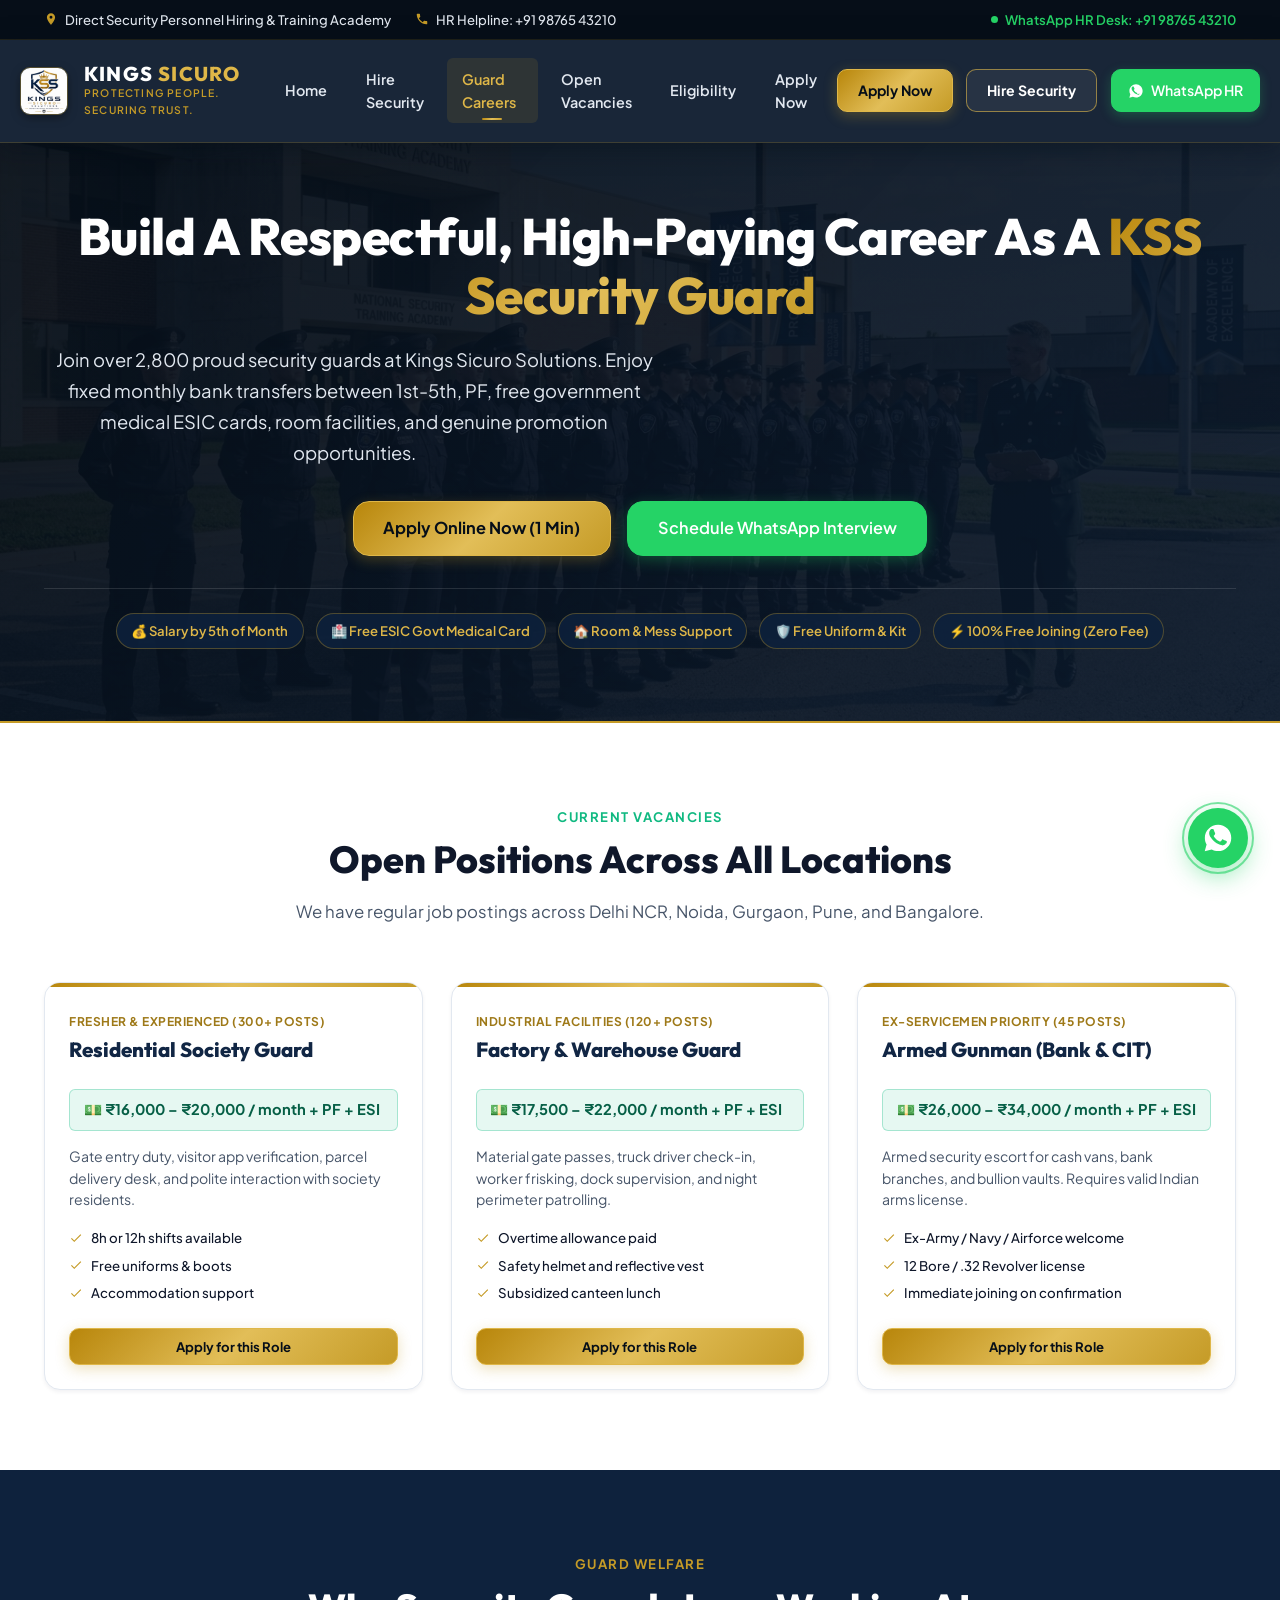
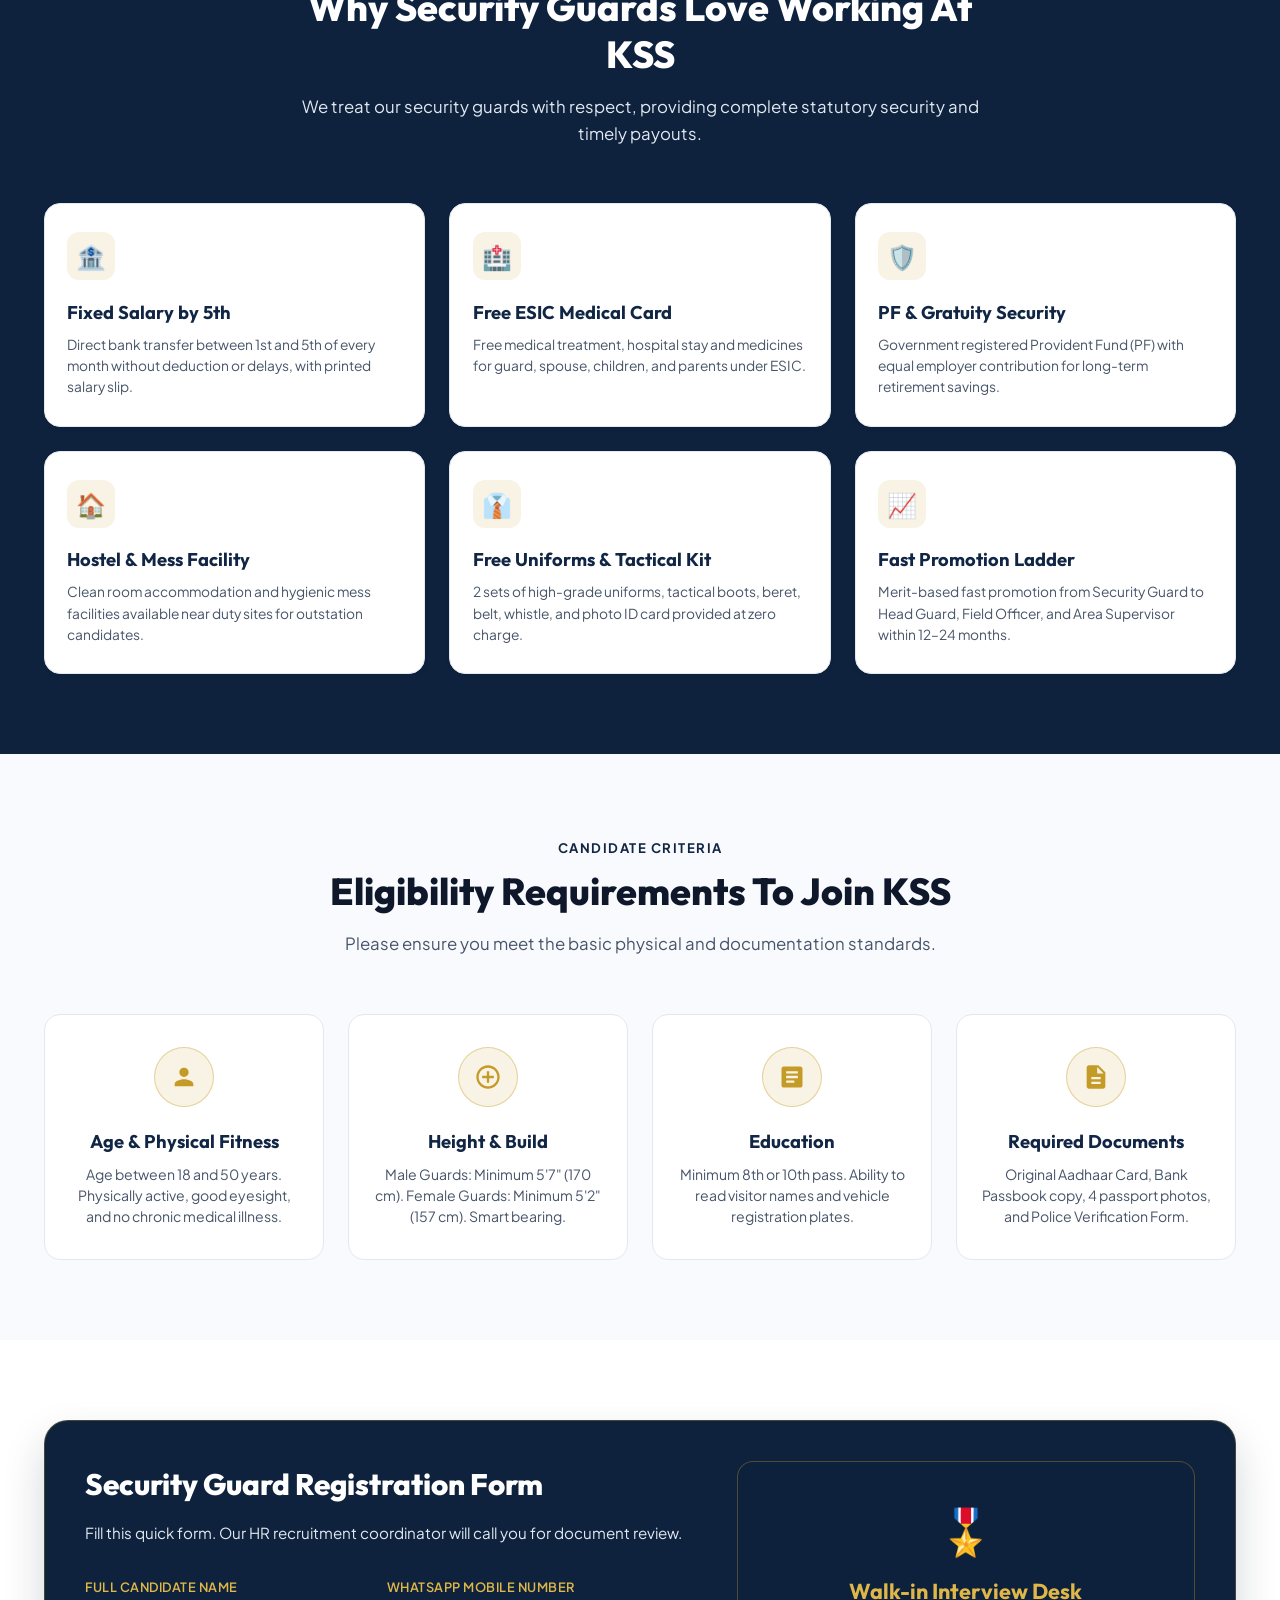
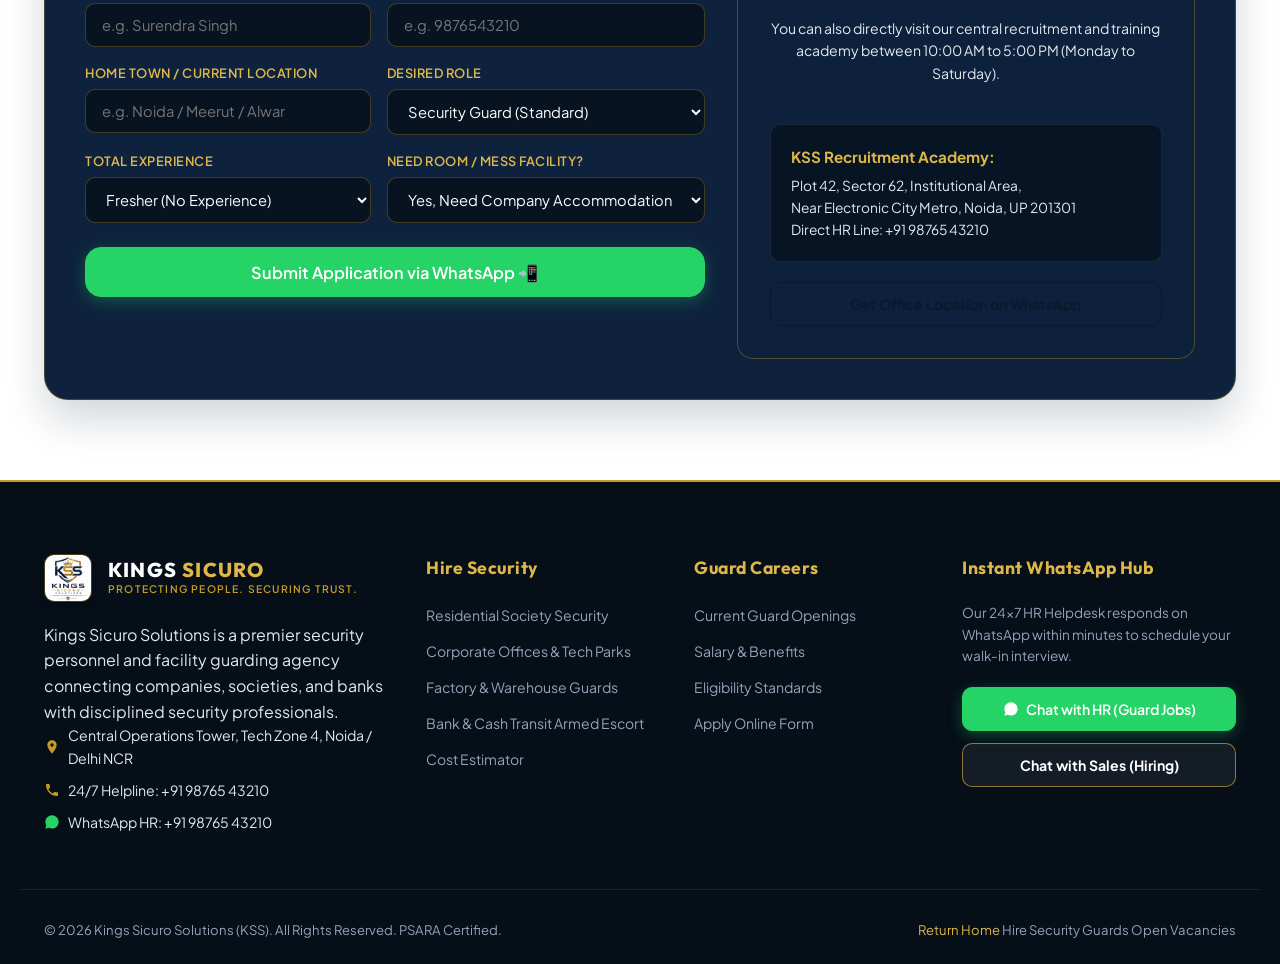
<file: careers.html>
<!DOCTYPE html>
<html lang="en">
<head>
  <meta charset="UTF-8">
  <meta name="viewport" content="width=device-width, initial-scale=1.0">
  <title>Security Guard Jobs & Hiring | Kings Sicuro Solutions Recruitment</title>
  <meta name="description" content="We are hiring security guards, armed gunmen, and supervisors. Timely salary on 1st-5th, PF, ESIC medical, free training and uniforms. Direct hiring, zero fee.">
  <link rel="icon" type="image/jpeg" href="assets/images/logo.jpg">
  
  <link rel="preconnect" href="https://fonts.googleapis.com">
  <link rel="preconnect" href="https://fonts.gstatic.com" crossorigin>
  <link href="https://fonts.googleapis.com/css2?family=Outfit:wght@400;500;600;700;800;900&family=Plus+Jakarta+Sans:wght@400;500;600;700&display=swap" rel="stylesheet">
  <link rel="stylesheet" href="css/style.css">
</head>
<body>

  <!-- Top Announcement Bar -->
  <aside class="top-bar">
    <div class="container top-bar-content">
      <div class="top-bar-left">
        <span class="top-bar-item">
          <svg viewBox="0 0 24 24"><path d="M12 2C8.13 2 5 5.13 5 9c0 5.25 7 13 7 13s7-7.75 7-13c0-3.87-3.13-7-7-7zm0 9.5a2.5 2.5 0 010-5 2.5 2.5 0 010 5z"/></svg>
          Direct Security Personnel Hiring & Training Academy
        </span>
        <a href="tel:+919876543210" class="top-bar-item">
          <svg viewBox="0 0 24 24"><path d="M6.62 10.79a15.053 15.053 0 006.59 6.59l2.2-2.2c.27-.27.67-.36 1.02-.24 1.12.37 2.33.57 3.57.57.55 0 1 .45 1 1V20c0 .55-.45 1-1 1-9.39 0-17-7.61-17-17 0-.55.45-1 1-1h3.5c.55 0 1 .45 1 1 0 1.25.2 2.45.57 3.57.11.35.03.74-.25 1.02l-2.2 2.2z"/></svg>
          HR Helpline: +91 98765 43210
        </a>
      </div>
      <div class="top-bar-links">
        <a href="https://api.whatsapp.com/send?phone=919876543210&text=Hi%20HR%2C%20I%20want%20to%20apply%20for%20a%20Security%20Guard%20Job" target="_blank" rel="noopener noreferrer" class="top-bar-wa-link">
          <span class="live-pulse-dot"></span> WhatsApp HR Desk: +91 98765 43210
        </a>
      </div>
    </div>
  </aside>

  <!-- Header -->
  <header class="main-header">
    <div class="container navbar">
      <a href="index.html" class="nav-brand">
        <img src="assets/images/logo.jpg" alt="Kings Sicuro Solutions Logo" class="brand-logo-img">
        <div class="brand-text-wrap">
          <span class="brand-name">KINGS <span>SICURO</span></span>
          <span class="brand-tagline">Protecting People. Securing Trust.</span>
        </div>
      </a>

      <nav class="nav-menu" id="nav-menu">
        <a href="index.html" class="nav-link">Home</a>
        <a href="hire-guards.html" class="nav-link">Hire Security</a>
        <a href="careers.html" class="nav-link active">Guard Careers</a>
        <a href="#openings" class="nav-link">Open Vacancies</a>
        <a href="#eligibility" class="nav-link">Eligibility</a>
        <a href="#apply-section" class="nav-link">Apply Now</a>
        <div class="mobile-menu-actions">
          <a href="#apply-section" class="btn btn-gold">👮 Apply For Job</a>
          <a href="hire-guards.html" class="btn btn-navy-outline">🏢 Hire Security</a>
          <a href="https://api.whatsapp.com/send?phone=919876543210&text=Hello%20KSS%20HR%2C%20I%20want%20to%20give%20guard%20interview" target="_blank" rel="noopener noreferrer" class="btn btn-whatsapp">
            <svg viewBox="0 0 24 24" width="18" height="18" fill="currentColor"><path d="M12.04 2c-5.46 0-9.91 4.45-9.91 9.91 0 1.75.46 3.45 1.32 4.95L2.05 22l5.25-1.38c1.45.79 3.08 1.21 4.74 1.21 5.46 0 9.91-4.45 9.91-9.91 0-2.65-1.03-5.14-2.9-7.01A9.816 9.816 0 0012.04 2zm5.78 14.15c-.24.67-1.39 1.29-1.92 1.37-.5.08-1.15.11-3.69-.94-3.26-1.34-5.36-4.66-5.52-4.88-.16-.22-1.32-1.76-1.32-3.35s.83-2.38 1.13-2.7c.3-.32.65-.4 0.87-.4s.43.01.62.01c.21 0 .49-.08.76.58.28.67.95 2.33 1.03 2.5.08.17.14.37.03.59-.11.22-.17.36-.33.56-.16.2-.35.45-.5.6-.16.16-.33.34-.14.67.19.33.84 1.38 1.8 2.24 1.24 1.1 2.28 1.44 2.61 1.6.33.16.52.14.71-.08.19-.22.82-.96 1.04-1.29.22-.33.44-.27.73-.16.3.11 1.88.89 2.2 1.05.33.16.55.25.63.38.08.14.08.82-.16 1.49z"/></svg>
            WhatsApp HR Desk
          </a>
        </div>
      </nav>

      <div class="nav-actions">
        <a href="#apply-section" class="btn btn-gold">Apply Now</a>
        <a href="hire-guards.html" class="btn btn-navy-outline">Hire Security</a>
        <a href="https://api.whatsapp.com/send?phone=919876543210&text=Hello%20KSS%20HR%2C%20I%20want%20to%20give%20guard%20interview" target="_blank" rel="noopener noreferrer" class="btn btn-nav-wa" aria-label="WhatsApp HR">
          <svg viewBox="0 0 24 24"><path d="M12.04 2c-5.46 0-9.91 4.45-9.91 9.91 0 1.75.46 3.45 1.32 4.95L2.05 22l5.25-1.38c1.45.79 3.08 1.21 4.74 1.21 5.46 0 9.91-4.45 9.91-9.91 0-2.65-1.03-5.14-2.9-7.01A9.816 9.816 0 0012.04 2zm5.78 14.15c-.24.67-1.39 1.29-1.92 1.37-.5.08-1.15.11-3.69-.94-3.26-1.34-5.36-4.66-5.52-4.88-.16-.22-1.32-1.76-1.32-3.35s.83-2.38 1.13-2.7c.3-.32.65-.4 0.87-.4s.43.01.62.01c.21 0 .49-.08.76.58.28.67.95 2.33 1.03 2.5.08.17.14.37.03.59-.11.22-.17.36-.33.56-.16.2-.35.45-.5.6-.16.16-.33.34-.14.67.19.33.84 1.38 1.8 2.24 1.24 1.1 2.28 1.44 2.61 1.6.33.16.55.25.63.38.08.14.08.82-.16 1.49z"/></svg>
          WhatsApp HR
        </a>
      </div>

      <button class="mobile-toggle" id="mobile-toggle" aria-label="Toggle Navigation">
        <svg width="26" height="26" viewBox="0 0 24 24" fill="currentColor"><path d="M3 18h18v-2H3v2zm0-5h18v-2H3v2zm0-7v2h18V6H3z"/></svg>
      </button>
    </div>
  </header>

  <main>
    <!-- Sub-page Hero -->
    <section class="hero-section subhero-section" style="background: linear-gradient(135deg, rgba(6, 14, 24, 0.94) 0%, rgba(11, 25, 44, 0.92) 100%), url('assets/images/guard-recruitment.jpg') center/cover no-repeat;">
      <div class="container subhero-container">
        <h1 class="hero-title" style="margin-bottom: 1.2rem;">
          Build A Respectful, High-Paying Career As A <span class="text-gold">KSS Security Guard</span>
        </h1>
        <p class="hero-subtitle">
          Join over 2,800 proud security guards at Kings Sicuro Solutions. Enjoy fixed monthly bank transfers between 1st-5th, PF, free government medical ESIC cards, room facilities, and genuine promotion opportunities.
        </p>
        <div class="subhero-ctas">
          <a href="#apply-section" class="btn btn-gold btn-lg">Apply Online Now (1 Min)</a>
          <a href="https://api.whatsapp.com/send?phone=919876543210&text=Hi%20KSS%2C%20I%20am%20interested%20in%20a%20Security%20Guard%20job" target="_blank" rel="noopener noreferrer" class="btn btn-whatsapp btn-lg">
            Schedule WhatsApp Interview
          </a>
        </div>
        <div class="guard-perks-strip">
          <span class="perk-strip-pill">💰 Salary by 5th of Month</span>
          <span class="perk-strip-pill">🏥 Free ESIC Govt Medical Card</span>
          <span class="perk-strip-pill">🏠 Room & Mess Support</span>
          <span class="perk-strip-pill">🛡️ Free Uniform & Kit</span>
          <span class="perk-strip-pill">⚡ 100% Free Joining (Zero Fee)</span>
        </div>
      </div>
    </section>

    <!-- Open Positions Grid -->
    <section class="section" id="openings" style="background: #FFFFFF;">
      <div class="container">
        <div class="section-header">
          <span class="section-tag" style="color: #10B981;">Current Vacancies</span>
          <h2 class="section-title">Open Positions Across All Locations</h2>
          <p class="section-subtitle">We have regular job postings across Delhi NCR, Noida, Gurgaon, Pune, and Bangalore.</p>
        </div>

        <div class="industries-grid">
          <!-- Vacancy 1 -->
          <div class="career-vacancy-card">
            <div class="vacancy-header">
              <span class="vacancy-badge">Fresher & Experienced (300+ Posts)</span>
              <h3 class="vacancy-title">Residential Society Guard</h3>
            </div>
            <div class="vacancy-body">
              <div class="vacancy-salary-tag">
                💵 ₹16,000 – ₹20,000 / month + PF + ESI
              </div>
              <p class="vacancy-desc">
                Gate entry duty, visitor app verification, parcel delivery desk, and polite interaction with society residents.
              </p>
              <ul class="industry-checklist" style="margin-bottom: 1.5rem;">
                <li><svg viewBox="0 0 24 24"><path d="M9 16.17L4.83 12l-1.42 1.41L9 19 21 7l-1.41-1.41z"/></svg> 8h or 12h shifts available</li>
                <li><svg viewBox="0 0 24 24"><path d="M9 16.17L4.83 12l-1.42 1.41L9 19 21 7l-1.41-1.41z"/></svg> Free uniforms & boots</li>
                <li><svg viewBox="0 0 24 24"><path d="M9 16.17L4.83 12l-1.42 1.41L9 19 21 7l-1.41-1.41z"/></svg> Accommodation support</li>
              </ul>
              <div style="margin-top: auto;">
                <a href="#apply-section" class="btn btn-gold btn-sm" style="width: 100%; justify-content: center;">Apply for this Role</a>
              </div>
            </div>
          </div>

          <!-- Vacancy 2 -->
          <div class="career-vacancy-card">
            <div class="vacancy-header">
              <span class="vacancy-badge">Industrial Facilities (120+ Posts)</span>
              <h3 class="vacancy-title">Factory & Warehouse Guard</h3>
            </div>
            <div class="vacancy-body">
              <div class="vacancy-salary-tag">
                💵 ₹17,500 – ₹22,000 / month + PF + ESI
              </div>
              <p class="vacancy-desc">
                Material gate passes, truck driver check-in, worker frisking, dock supervision, and night perimeter patrolling.
              </p>
              <ul class="industry-checklist" style="margin-bottom: 1.5rem;">
                <li><svg viewBox="0 0 24 24"><path d="M9 16.17L4.83 12l-1.42 1.41L9 19 21 7l-1.41-1.41z"/></svg> Overtime allowance paid</li>
                <li><svg viewBox="0 0 24 24"><path d="M9 16.17L4.83 12l-1.42 1.41L9 19 21 7l-1.41-1.41z"/></svg> Safety helmet and reflective vest</li>
                <li><svg viewBox="0 0 24 24"><path d="M9 16.17L4.83 12l-1.42 1.41L9 19 21 7l-1.41-1.41z"/></svg> Subsidized canteen lunch</li>
              </ul>
              <div style="margin-top: auto;">
                <a href="#apply-section" class="btn btn-gold btn-sm" style="width: 100%; justify-content: center;">Apply for this Role</a>
              </div>
            </div>
          </div>

          <!-- Vacancy 3 -->
          <div class="career-vacancy-card">
            <div class="vacancy-header">
              <span class="vacancy-badge">Ex-Servicemen Priority (45 Posts)</span>
              <h3 class="vacancy-title">Armed Gunman (Bank & CIT)</h3>
            </div>
            <div class="vacancy-body">
              <div class="vacancy-salary-tag">
                💵 ₹26,000 – ₹34,000 / month + PF + ESI
              </div>
              <p class="vacancy-desc">
                Armed security escort for cash vans, bank branches, and bullion vaults. Requires valid Indian arms license.
              </p>
              <ul class="industry-checklist" style="margin-bottom: 1.5rem;">
                <li><svg viewBox="0 0 24 24"><path d="M9 16.17L4.83 12l-1.42 1.41L9 19 21 7l-1.41-1.41z"/></svg> Ex-Army / Navy / Airforce welcome</li>
                <li><svg viewBox="0 0 24 24"><path d="M9 16.17L4.83 12l-1.42 1.41L9 19 21 7l-1.41-1.41z"/></svg> 12 Bore / .32 Revolver license</li>
                <li><svg viewBox="0 0 24 24"><path d="M9 16.17L4.83 12l-1.42 1.41L9 19 21 7l-1.41-1.41z"/></svg> Immediate joining on confirmation</li>
              </ul>
              <div style="margin-top: auto;">
                <a href="#apply-section" class="btn btn-gold btn-sm" style="width: 100%; justify-content: center;">Apply for this Role</a>
              </div>
            </div>
          </div>
        </div>
      </div>
    </section>

    <!-- Guard Benefits & Welfare Section -->
    <section class="section section-dark" id="benefits">
      <div class="container">
        <div class="section-header">
          <span class="section-tag">Guard Welfare</span>
          <h2 class="section-title">Why Security Guards Love Working At KSS</h2>
          <p class="section-subtitle">We treat our security guards with respect, providing complete statutory security and timely payouts.</p>
        </div>

        <div class="career-benefits-grid">
          <div class="benefit-card-box">
            <div class="benefit-icon-wrap">🏦</div>
            <h3 class="benefit-card-title">Fixed Salary by 5th</h3>
            <p class="benefit-card-desc">Direct bank transfer between 1st and 5th of every month without deduction or delays, with printed salary slip.</p>
          </div>
          <div class="benefit-card-box">
            <div class="benefit-icon-wrap">🏥</div>
            <h3 class="benefit-card-title">Free ESIC Medical Card</h3>
            <p class="benefit-card-desc">Free medical treatment, hospital stay and medicines for guard, spouse, children, and parents under ESIC.</p>
          </div>
          <div class="benefit-card-box">
            <div class="benefit-icon-wrap">🛡️</div>
            <h3 class="benefit-card-title">PF & Gratuity Security</h3>
            <p class="benefit-card-desc">Government registered Provident Fund (PF) with equal employer contribution for long-term retirement savings.</p>
          </div>
          <div class="benefit-card-box">
            <div class="benefit-icon-wrap">🏠</div>
            <h3 class="benefit-card-title">Hostel & Mess Facility</h3>
            <p class="benefit-card-desc">Clean room accommodation and hygienic mess facilities available near duty sites for outstation candidates.</p>
          </div>
          <div class="benefit-card-box">
            <div class="benefit-icon-wrap">👔</div>
            <h3 class="benefit-card-title">Free Uniforms & Tactical Kit</h3>
            <p class="benefit-card-desc">2 sets of high-grade uniforms, tactical boots, beret, belt, whistle, and photo ID card provided at zero charge.</p>
          </div>
          <div class="benefit-card-box">
            <div class="benefit-icon-wrap">📈</div>
            <h3 class="benefit-card-title">Fast Promotion Ladder</h3>
            <p class="benefit-card-desc">Merit-based fast promotion from Security Guard to Head Guard, Field Officer, and Area Supervisor within 12–24 months.</p>
          </div>
        </div>
      </div>
    </section>

    <!-- Eligibility & Requirements -->
    <section class="section" id="eligibility" style="background: var(--bg-light);">
      <div class="container">
        <div class="section-header">
          <span class="section-tag" style="color: var(--navy-medium);">Candidate Criteria</span>
          <h2 class="section-title">Eligibility Requirements To Join KSS</h2>
          <p class="section-subtitle">Please ensure you meet the basic physical and documentation standards.</p>
        </div>

        <div class="trust-grid">
          <div class="trust-card">
            <div class="trust-icon-box">
              <svg viewBox="0 0 24 24"><path d="M12 12c2.21 0 4-1.79 4-4s-1.79-4-4-4-4 1.79-4 4 1.79 4 4 4zm0 2c-2.67 0-8 1.34-8 4v2h16v-2c0-2.66-5.33-4-8-4z"/></svg>
            </div>
            <h3 class="trust-card-title">Age & Physical Fitness</h3>
            <p class="trust-card-desc">
              Age between 18 and 50 years. Physically active, good eyesight, and no chronic medical illness.
            </p>
          </div>

          <div class="trust-card">
            <div class="trust-icon-box">
              <svg viewBox="0 0 24 24"><path d="M13 7h-2v4H7v2h4v4h2v-4h4v-2h-4V7zm-1-5C6.48 2 2 6.48 2 12s4.48 10 10 10 10-4.52 10-10S17.52 2 12 2zm0 18c-4.41 0-8-3.59-8-8s3.59-8 8-8 8 3.59 8 8-3.59 8-8 8z"/></svg>
            </div>
            <h3 class="trust-card-title">Height & Build</h3>
            <p class="trust-card-desc">
              Male Guards: Minimum 5'7" (170 cm). Female Guards: Minimum 5'2" (157 cm). Smart bearing.
            </p>
          </div>

          <div class="trust-card">
            <div class="trust-icon-box">
              <svg viewBox="0 0 24 24"><path d="M19 3H5c-1.1 0-2 .9-2 2v14c0 1.1.9 2 2 2h14c1.1 0 2-.9 2-2V5c0-1.1-.9-2-2-2zm-5 14H7v-2h7v2zm3-4H7v-2h10v2zm0-4H7V7h10v2z"/></svg>
            </div>
            <h3 class="trust-card-title">Education</h3>
            <p class="trust-card-desc">
              Minimum 8th or 10th pass. Ability to read visitor names and vehicle registration plates.
            </p>
          </div>

          <div class="trust-card">
            <div class="trust-icon-box">
              <svg viewBox="0 0 24 24"><path d="M14 2H6c-1.1 0-1.99.9-1.99 2L4 20c0 1.1.89 2 1.99 2H18c1.1 0 2-.9 2-2V8l-6-6zm2 16H8v-2h8v2zm0-4H8v-2h8v2zm-3-5V3.5L18.5 9H13z"/></svg>
            </div>
            <h3 class="trust-card-title">Required Documents</h3>
            <p class="trust-card-desc">
              Original Aadhaar Card, Bank Passbook copy, 4 passport photos, and Police Verification Form.
            </p>
          </div>
        </div>
      </div>
    </section>

    <!-- Guard Application Form -->
    <section class="section" id="apply-section" style="background: var(--bg-card-light);">
      <div class="container">
        <div class="career-apply-grid">
          <div>
            <h3 class="calc-title">Security Guard Registration Form</h3>
            <p class="calc-desc">Fill this quick form. Our HR recruitment coordinator will call you for document review.</p>

            <form id="apply-guard-form">
              <div class="form-grid">
                <div class="form-group">
                  <label for="ga-name">Full Candidate Name</label>
                  <input type="text" id="ga-name" name="candidate_name" class="form-input" placeholder="e.g. Surendra Singh" required>
                </div>
                <div class="form-group">
                  <label for="ga-phone">WhatsApp Mobile Number</label>
                  <input type="tel" id="ga-phone" name="phone" class="form-input" placeholder="e.g. 9876543210" required>
                </div>
                <div class="form-group">
                  <label for="ga-city">Home Town / Current Location</label>
                  <input type="text" id="ga-city" name="city" class="form-input" placeholder="e.g. Noida / Meerut / Alwar" required>
                </div>
                <div class="form-group">
                  <label for="ga-role">Desired Role</label>
                  <select id="ga-role" name="role_pref" class="form-select">
                    <option value="Security Guard">Security Guard (Standard)</option>
                    <option value="Armed Gunman">Armed Gunman (Licensed)</option>
                    <option value="Field Supervisor">Field Supervisor</option>
                    <option value="Female Security Staff">Female Security Staff</option>
                    <option value="Event Bouncer">Event Bouncer</option>
                  </select>
                </div>
                <div class="form-group">
                  <label for="ga-exp">Total Experience</label>
                  <select id="ga-exp" name="experience" class="form-select">
                    <option value="Fresher (No Experience)">Fresher (No Experience)</option>
                    <option value="1 to 2 Years">1 to 2 Years</option>
                    <option value="3+ Years">3+ Years</option>
                    <option value="Ex-Army / Police">Ex-Army / Police / Paramilitary</option>
                  </select>
                </div>
                <div class="form-group">
                  <label for="ga-acc">Need Room / Mess Facility?</label>
                  <select id="ga-acc" name="accommodation" class="form-select">
                    <option value="Yes, Need Room">Yes, Need Company Accommodation</option>
                    <option value="No, Own Accommodation">No, I have my own room</option>
                  </select>
                </div>
              </div>
              <div style="margin-top: 1.5rem;">
                <button type="submit" class="btn btn-whatsapp btn-lg" style="width: 100%;">
                  Submit Application via WhatsApp 📲
                </button>
              </div>
            </form>
          </div>

          <div class="walkin-box">
            <div style="font-size: 2.8rem; margin-bottom: 0.5rem;">🎖️</div>
            <h4 style="font-family: var(--font-heading); font-size: 1.35rem; color: var(--gold-light); margin-bottom: 0.5rem;">
              Walk-in Interview Desk
            </h4>
            <p style="font-size: 0.88rem; color: var(--text-white-dim); margin-bottom: 1.25rem;">
              You can also directly visit our central recruitment and training academy between 10:00 AM to 5:00 PM (Monday to Saturday).
            </p>
            <div class="walkin-address-card">
              <strong>KSS Recruitment Academy:</strong>
              Plot 42, Sector 62, Institutional Area,<br>
              Near Electronic City Metro, Noida, UP 201301<br>
              Direct HR Line: +91 98765 43210
            </div>
            <a href="https://api.whatsapp.com/send?phone=919876543210&text=Hi%20HR%2C%20Please%20send%20me%20the%20Google%20Map%20location%20of%20KSS%20Interview%20Office" target="_blank" rel="noopener noreferrer" class="btn btn-navy-outline" style="width: 100%; justify-content: center;">
              Get Office Location on WhatsApp
            </a>
          </div>
        </div>
      </div>
    </section>
  </main>

  <!-- Complete Footer -->
  <footer class="footer">
    <div class="container footer-grid">
      <!-- Col 1: Brand Info -->
      <div class="footer-col">
        <a href="index.html" class="nav-brand" style="margin-bottom: 1.25rem;">
          <img src="assets/images/logo.jpg" alt="Kings Sicuro Solutions" class="brand-logo-img">
          <div class="brand-text-wrap">
            <span class="brand-name">KINGS <span>SICURO</span></span>
            <span class="brand-tagline">Protecting People. Securing Trust.</span>
          </div>
        </a>
        <p class="footer-desc">
          Kings Sicuro Solutions is a premier security personnel and facility guarding agency connecting companies, societies, and banks with disciplined security professionals.
        </p>
        <div class="footer-contacts-list">
          <div class="footer-contact-row">
            <svg viewBox="0 0 24 24"><path d="M12 2C8.13 2 5 5.13 5 9c0 5.25 7 13 7 13s7-7.75 7-13c0-3.87-3.13-7-7-7zm0 9.5a2.5 2.5 0 010-5 2.5 2.5 0 010 5z"/></svg>
            <span>Central Operations Tower, Tech Zone 4, Noida / Delhi NCR</span>
          </div>
          <div class="footer-contact-row">
            <svg viewBox="0 0 24 24"><path d="M6.62 10.79a15.053 15.053 0 006.59 6.59l2.2-2.2c.27-.27.67-.36 1.02-.24 1.12.37 2.33.57 3.57.57.55 0 1 .45 1 1V20c0 .55-.45 1-1 1-9.39 0-17-7.61-17-17 0-.55.45-1 1-1h3.5c.55 0 1 .45 1 1 0 1.25.2 2.45.57 3.57.11.35.03.74-.25 1.02l-2.2 2.2z"/></svg>
            <span>24/7 Helpline: +91 98765 43210</span>
          </div>
          <div class="footer-contact-row">
            <svg viewBox="0 0 24 24" style="fill: #25D366;"><path d="M12.04 2c-5.46 0-9.91 4.45-9.91 9.91 0 1.75.46 3.45 1.32 4.95L2.05 22l5.25-1.38c1.45.79 3.08 1.21 4.74 1.21 5.46 0 9.91-4.45 9.91-9.91 0-2.65-1.03-5.14-2.9-7.01A9.816 9.816 0 0012.04 2z"/></svg>
            <span>WhatsApp HR: +91 98765 43210</span>
          </div>
        </div>
      </div>

      <!-- Col 2: Hire Security Links -->
      <div class="footer-col">
        <h4 class="footer-heading">Hire Security</h4>
        <ul class="footer-nav-list">
          <li><a href="hire-guards.html" class="footer-nav-link">Residential Society Security</a></li>
          <li><a href="hire-guards.html" class="footer-nav-link">Corporate Offices & Tech Parks</a></li>
          <li><a href="hire-guards.html" class="footer-nav-link">Factory & Warehouse Guards</a></li>
          <li><a href="hire-guards.html" class="footer-nav-link">Bank & Cash Transit Armed Escort</a></li>
          <li><a href="index.html#calculator" class="footer-nav-link">Cost Estimator</a></li>
        </ul>
      </div>

      <!-- Col 3: Guard Careers -->
      <div class="footer-col">
        <h4 class="footer-heading">Guard Careers</h4>
        <ul class="footer-nav-list">
          <li><a href="#openings" class="footer-nav-link">Current Guard Openings</a></li>
          <li><a href="#benefits" class="footer-nav-link">Salary & Benefits</a></li>
          <li><a href="#eligibility" class="footer-nav-link">Eligibility Standards</a></li>
          <li><a href="#apply-section" class="footer-nav-link">Apply Online Form</a></li>
        </ul>
      </div>

      <!-- Col 4: Instant HR Connect -->
      <div class="footer-col">
        <h4 class="footer-heading">Instant WhatsApp Hub</h4>
        <p style="font-size: 0.85rem; color: var(--text-light); margin-bottom: 1.25rem;">
          Our 24x7 HR Helpdesk responds on WhatsApp within minutes to schedule your walk-in interview.
        </p>
        <a href="https://api.whatsapp.com/send?phone=919876543210&text=Hi%20HR%2C%20I%20want%20to%20apply%20for%20a%20Security%20Guard%20Job" target="_blank" rel="noopener noreferrer" class="btn btn-whatsapp" style="width: 100%; margin-bottom: 0.75rem;">
          <svg viewBox="0 0 24 24"><path d="M12.04 2c-5.46 0-9.91 4.45-9.91 9.91 0 1.75.46 3.45 1.32 4.95L2.05 22l5.25-1.38c1.45.79 3.08 1.21 4.74 1.21 5.46 0 9.91-4.45 9.91-9.91 0-2.65-1.03-5.14-2.9-7.01A9.816 9.816 0 0012.04 2z"/></svg>
          Chat with HR (Guard Jobs)
        </a>
        <a href="https://api.whatsapp.com/send?phone=919876543210&text=Hi%20KSS%2C%20we%20want%20to%20hire%20security%20guards" target="_blank" rel="noopener noreferrer" class="btn btn-navy-outline" style="width: 100%;">
          Chat with Sales (Hiring)
        </a>
      </div>
    </div>

    <div class="container footer-bottom">
      <div>&copy; 2026 Kings Sicuro Solutions (KSS). All Rights Reserved. PSARA Certified.</div>
      <div>
        <a href="index.html" style="color: var(--gold-light);">Return Home</a>
        <a href="hire-guards.html">Hire Security Guards</a>
        <a href="#openings">Open Vacancies</a>
      </div>
    </div>
  </footer>

  <!-- Floating WhatsApp Widget -->
  <div class="floating-whatsapp-widget">
    <div class="whatsapp-chat-popup" id="wa-chat-popup">
      <div class="wa-header">
        <div class="wa-header-info">
          <img src="assets/images/logo.jpg" alt="KSS" class="wa-avatar">
          <div>
            <div class="wa-name">KSS Recruitment HR</div>
            <div class="wa-status">● Online | Instant Interview Help</div>
          </div>
        </div>
        <button class="wa-close-btn" id="wa-close-btn" aria-label="Close Chat">&times;</button>
      </div>
      <div class="wa-body">
        <div class="wa-bubble">नमस्ते! क्या आप सिक्योरिटी गार्ड की नौकरी ढूंढ रहे हैं? तुरंत WhatsApp पर बात करें।</div>
        <div class="wa-actions">
          <a href="https://api.whatsapp.com/send?phone=919876543210&text=Namaste%20HR%20Sir%2C%20mujhe%20Security%20Guard%20ki%20job%20chahiye" target="_blank" rel="noopener noreferrer" class="wa-action-btn">
            <span>Apply for Job Now</span>
            <span>&rarr;</span>
          </a>
        </div>
      </div>
    </div>
    <button type="button" class="whatsapp-trigger-btn" id="wa-trigger-btn" aria-label="Open WhatsApp Support">
      <div class="whatsapp-pulse-ring"></div>
      <svg viewBox="0 0 24 24"><path d="M12.04 2c-5.46 0-9.91 4.45-9.91 9.91 0 1.75.46 3.45 1.32 4.95L2.05 22l5.25-1.38c1.45.79 3.08 1.21 4.74 1.21 5.46 0 9.91-4.45 9.91-9.91 0-2.65-1.03-5.14-2.9-7.01A9.816 9.816 0 0012.04 2zm5.78 14.15c-.24.67-1.39 1.29-1.92 1.37-.5.08-1.15.11-3.69-.94-3.26-1.34-5.36-4.66-5.52-4.88-.16-.22-1.32-1.76-1.32-3.35s.83-2.38 1.13-2.7c.3-.32.65-.4 0.87-.4s.43.01.62.01c.21 0 .49-.08.76.58.28.67.95 2.33 1.03 2.5.08.17.14.37.03.59-.11.22-.17.36-.33.56-.16.2-.35.45-.5.6-.16.16-.33.34-.14.67.19.33.84 1.38 1.8 2.24 1.24 1.1 2.28 1.44 2.61 1.6.33.16.52.14.71-.08.19-.22.82-.96 1.04-1.29.22-.33.44-.27.73-.16.3.11 1.88.89 2.2 1.05.33.16.55.25.63.38.08.14.08.82-.16 1.49z"/></svg>
    </button>
  </div>

  <script src="js/main.js"></script>
</body>
</html>
</file>
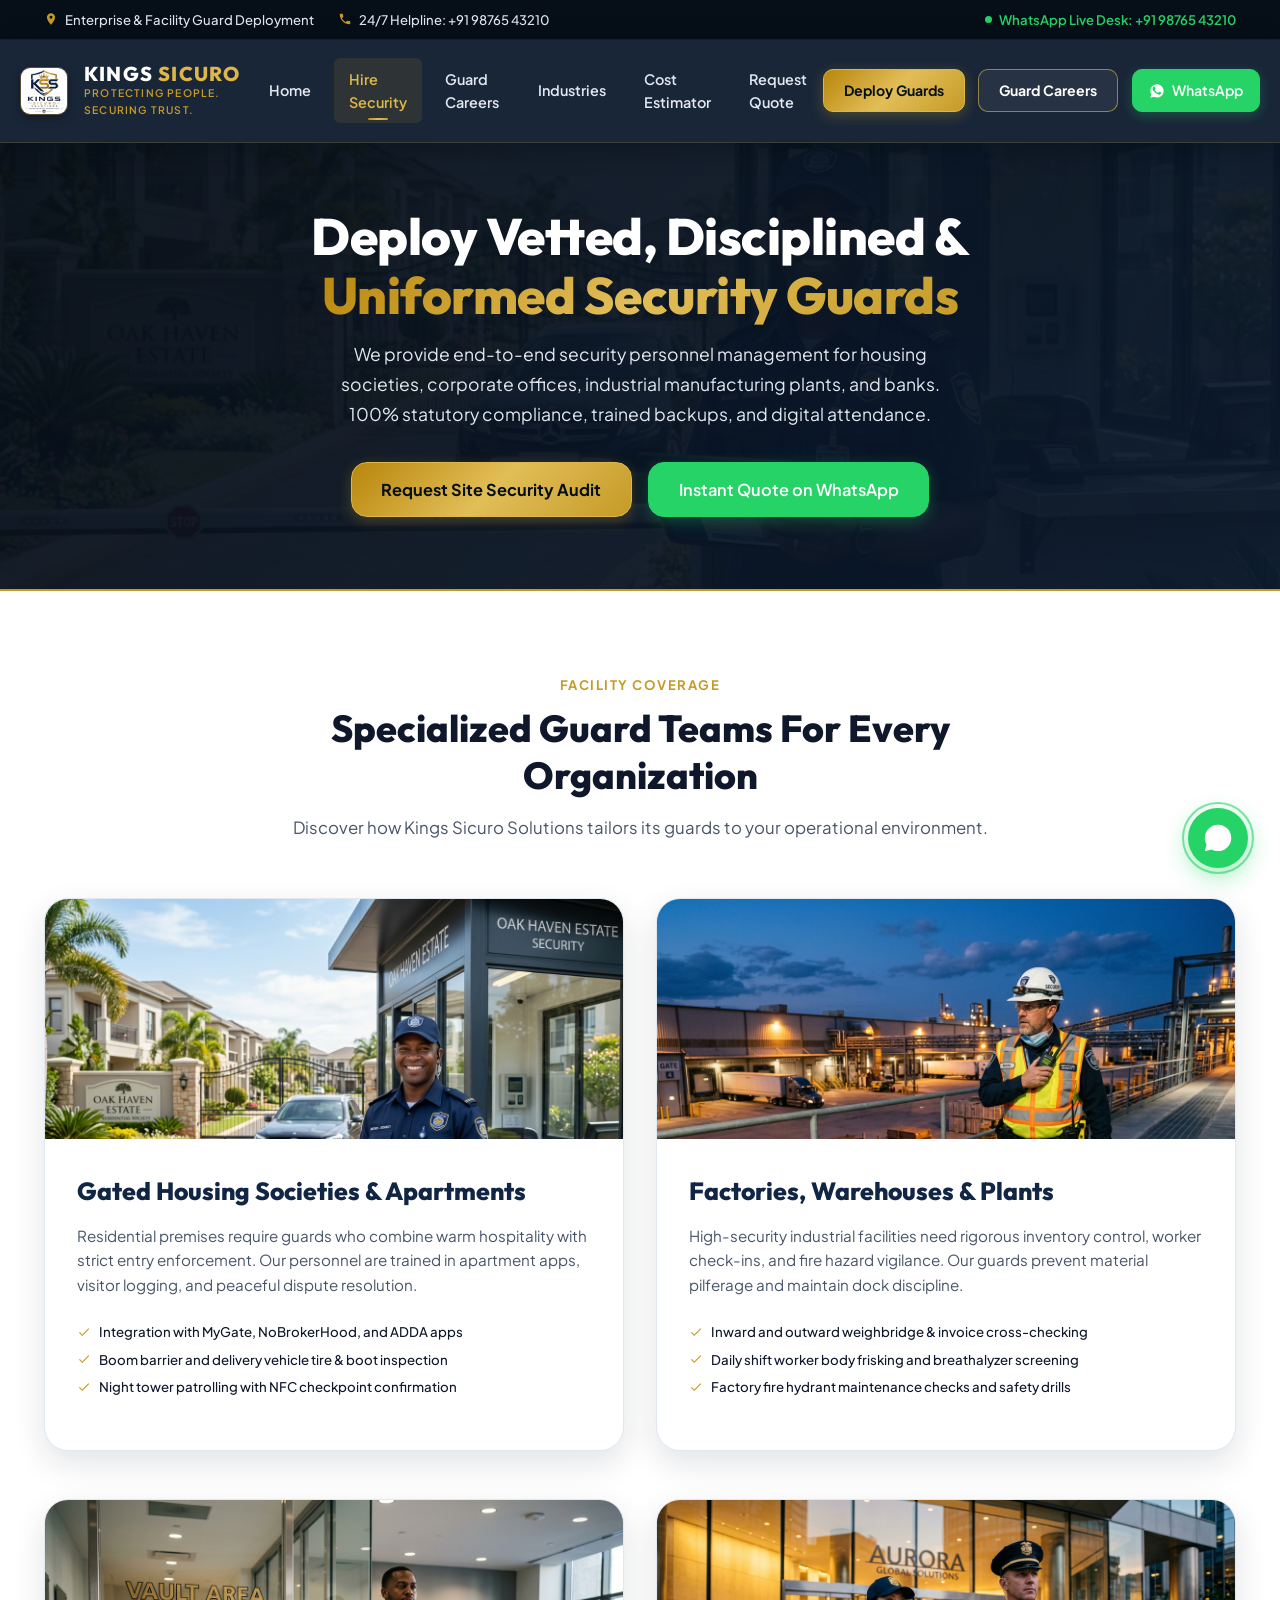
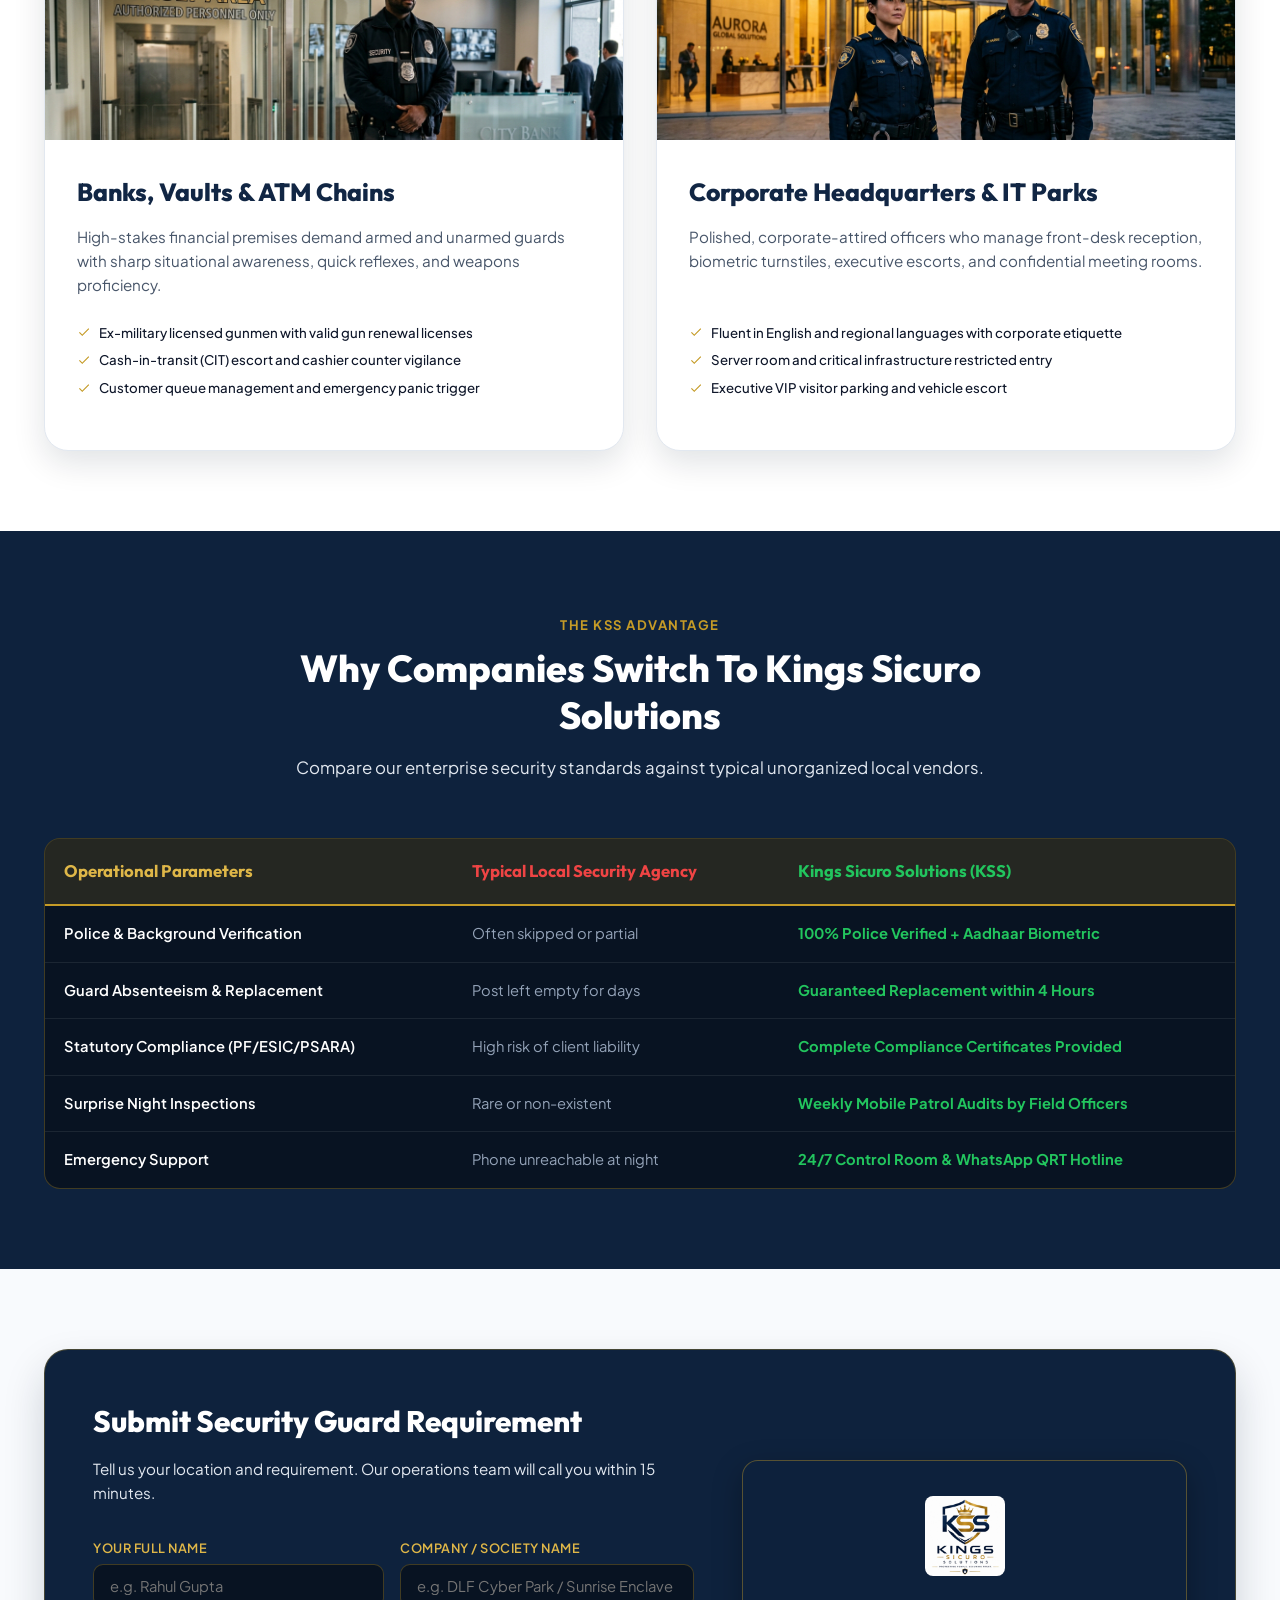
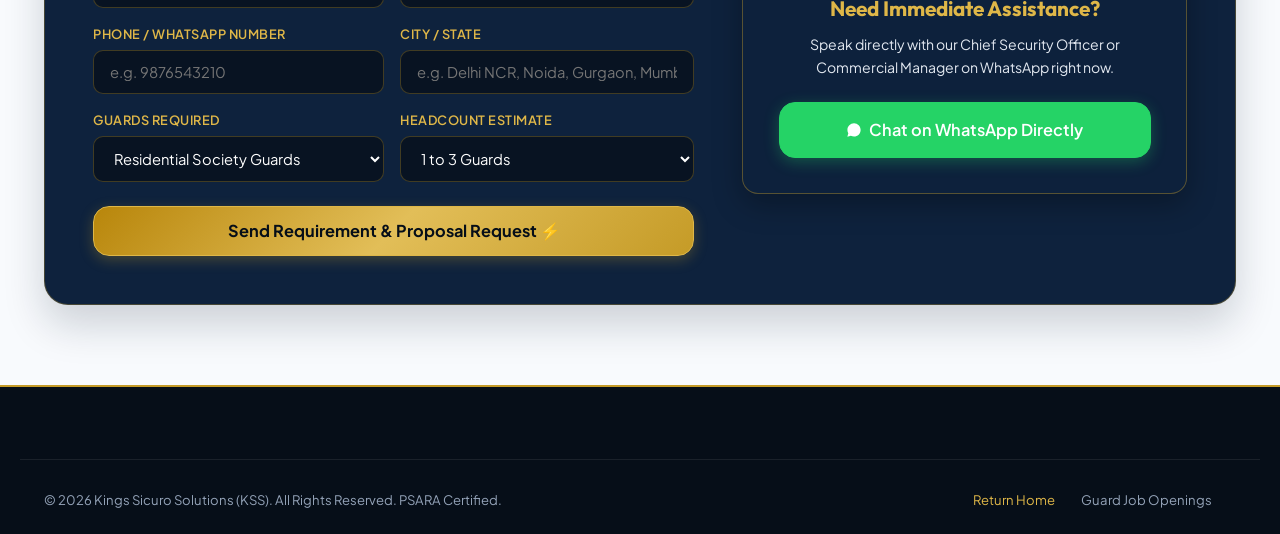
<file: hire-guards.html>
<!DOCTYPE html>
<html lang="en">
<head>
  <meta charset="UTF-8">
  <meta name="viewport" content="width=device-width, initial-scale=1.0">
  <title>Hire Security Guards for Companies, Societies & Banks | Kings Sicuro Solutions</title>
  <meta name="description" content="Hire trained, PSARA-certified, police-verified security guards for corporate offices, residential societies, factories, and banks. 4-hour replacement SLA.">
  <link rel="icon" type="image/jpeg" href="assets/images/logo.jpg">
  
  <link rel="preconnect" href="https://fonts.googleapis.com">
  <link rel="preconnect" href="https://fonts.gstatic.com" crossorigin>
  <link href="https://fonts.googleapis.com/css2?family=Outfit:wght@400;500;600;700;800;900&family=Plus+Jakarta+Sans:wght@400;500;600;700&display=swap" rel="stylesheet">
  <link rel="stylesheet" href="css/style.css">
</head>
<body>

  <!-- Top Announcement Bar -->
  <aside class="top-bar">
    <div class="container top-bar-content">
      <div class="top-bar-left">
        <span class="top-bar-item">
          <svg viewBox="0 0 24 24"><path d="M12 2C8.13 2 5 5.13 5 9c0 5.25 7 13 7 13s7-7.75 7-13c0-3.87-3.13-7-7-7zm0 9.5a2.5 2.5 0 010-5 2.5 2.5 0 010 5z"/></svg>
          Enterprise & Facility Guard Deployment
        </span>
        <a href="tel:+919876543210" class="top-bar-item">
          <svg viewBox="0 0 24 24"><path d="M6.62 10.79a15.053 15.053 0 006.59 6.59l2.2-2.2c.27-.27.67-.36 1.02-.24 1.12.37 2.33.57 3.57.57.55 0 1 .45 1 1V20c0 .55-.45 1-1 1-9.39 0-17-7.61-17-17 0-.55.45-1 1-1h3.5c.55 0 1 .45 1 1 0 1.25.2 2.45.57 3.57.11.35.03.74-.25 1.02l-2.2 2.2z"/></svg>
          24/7 Helpline: +91 98765 43210
        </a>
      </div>
      <div class="top-bar-links">
        <a href="https://api.whatsapp.com/send?phone=919876543210&text=Hi%20KSS%2C%20we%20want%20to%20hire%20security%20guards" target="_blank" rel="noopener noreferrer" class="top-bar-wa-link">
          <span class="live-pulse-dot"></span> WhatsApp Live Desk: +91 98765 43210
        </a>
      </div>
    </div>
  </aside>

  <!-- Header -->
  <header class="main-header">
    <div class="container navbar">
      <a href="index.html" class="nav-brand">
        <img src="assets/images/logo.jpg" alt="Kings Sicuro Solutions Logo" class="brand-logo-img">
        <div class="brand-text-wrap">
          <span class="brand-name">KINGS <span>SICURO</span></span>
          <span class="brand-tagline">Protecting People. Securing Trust.</span>
        </div>
      </a>

      <nav class="nav-menu" id="nav-menu">
        <a href="index.html" class="nav-link">Home</a>
        <a href="hire-guards.html" class="nav-link active">Hire Security</a>
        <a href="careers.html" class="nav-link">Guard Careers</a>
        <a href="index.html#industries" class="nav-link">Industries</a>
        <a href="index.html#calculator" class="nav-link">Cost Estimator</a>
        <a href="#quote-section" class="nav-link">Request Quote</a>
        <div class="mobile-menu-actions">
          <a href="#quote-section" class="btn btn-gold">🏢 Deploy Guards</a>
          <a href="careers.html" class="btn btn-navy-outline">👮 Guard Careers</a>
          <a href="https://api.whatsapp.com/send?phone=919876543210&text=Hello%2C%20we%20need%20guards%20for%20our%20premises" target="_blank" rel="noopener noreferrer" class="btn btn-whatsapp">
            <svg viewBox="0 0 24 24" width="18" height="18" fill="currentColor"><path d="M12.04 2c-5.46 0-9.91 4.45-9.91 9.91 0 1.75.46 3.45 1.32 4.95L2.05 22l5.25-1.38c1.45.79 3.08 1.21 4.74 1.21 5.46 0 9.91-4.45 9.91-9.91 0-2.65-1.03-5.14-2.9-7.01A9.816 9.816 0 0012.04 2zm5.78 14.15c-.24.67-1.39 1.29-1.92 1.37-.5.08-1.15.11-3.69-.94-3.26-1.34-5.36-4.66-5.52-4.88-.16-.22-1.32-1.76-1.32-3.35s.83-2.38 1.13-2.7c.3-.32.65-.4 0.87-.4s.43.01.62.01c.21 0 .49-.08.76.58.28.67.95 2.33 1.03 2.5.08.17.14.37.03.59-.11.22-.17.36-.33.56-.16.2-.35.45-.5.6-.16.16-.33.34-.14.67.19.33.84 1.38 1.8 2.24 1.24 1.1 2.28 1.44 2.61 1.6.33.16.52.14.71-.08.19-.22.82-.96 1.04-1.29.22-.33.44-.27.73-.16.3.11 1.88.89 2.2 1.05.33.16.55.25.63.38.08.14.08.82-.16 1.49z"/></svg>
            WhatsApp Desk
          </a>
        </div>
      </nav>

      <div class="nav-actions">
        <a href="#quote-section" class="btn btn-gold">Deploy Guards</a>
        <a href="careers.html" class="btn btn-navy-outline">Guard Careers</a>
        <a href="https://api.whatsapp.com/send?phone=919876543210&text=Hello%2C%20we%20need%20guards%20for%20our%20premises" target="_blank" rel="noopener noreferrer" class="btn btn-nav-wa" aria-label="WhatsApp Support">
          <svg viewBox="0 0 24 24"><path d="M12.04 2c-5.46 0-9.91 4.45-9.91 9.91 0 1.75.46 3.45 1.32 4.95L2.05 22l5.25-1.38c1.45.79 3.08 1.21 4.74 1.21 5.46 0 9.91-4.45 9.91-9.91 0-2.65-1.03-5.14-2.9-7.01A9.816 9.816 0 0012.04 2zm5.78 14.15c-.24.67-1.39 1.29-1.92 1.37-.5.08-1.15.11-3.69-.94-3.26-1.34-5.36-4.66-5.52-4.88-.16-.22-1.32-1.76-1.32-3.35s.83-2.38 1.13-2.7c.3-.32.65-.4 0.87-.4s.43.01.62.01c.21 0 .49-.08.76.58.28.67.95 2.33 1.03 2.5.08.17.14.37.03.59-.11.22-.17.36-.33.56-.16.2-.35.45-.5.6-.16.16-.33.34-.14.67.19.33.84 1.38 1.8 2.24 1.24 1.1 2.28 1.44 2.61 1.6.33.16.52.14.71-.08.19-.22.82-.96 1.04-1.29.22-.33.44-.27.73-.16.3.11 1.88.89 2.2 1.05.33.16.55.25.63.38.08.14.08.82-.16 1.49z"/></svg>
          WhatsApp
        </a>
      </div>

      <button class="mobile-toggle" id="mobile-toggle" aria-label="Toggle Navigation">
        <svg width="26" height="26" viewBox="0 0 24 24" fill="currentColor"><path d="M3 18h18v-2H3v2zm0-5h18v-2H3v2zm0-7v2h18V6H3z"/></svg>
      </button>
    </div>
  </header>

  <!-- Main Content -->
  <main>
    <!-- Sub-page Hero -->
    <section class="hero-section" style="padding: 4rem 0 4.5rem; background: linear-gradient(135deg, rgba(6, 14, 24, 0.95) 0%, rgba(11, 25, 44, 0.94) 100%), url('assets/images/service-society.jpg') center/cover no-repeat;">
      <div class="container" style="text-align: center; max-width: 840px;">
        <h1 class="hero-title" style="margin-bottom: 1rem;">
          Deploy Vetted, Disciplined & <span class="text-gold">Uniformed Security Guards</span>
        </h1>
        <p class="hero-subtitle" style="margin: 0 auto 2rem; font-size: 1.1rem;">
          We provide end-to-end security personnel management for housing societies, corporate offices, industrial manufacturing plants, and banks. 100% statutory compliance, trained backups, and digital attendance.
        </p>
        <div style="display: flex; justify-content: center; gap: 1rem; flex-wrap: wrap;">
          <a href="#quote-section" class="btn btn-gold btn-lg">Request Site Security Audit</a>
          <a href="https://api.whatsapp.com/send?phone=919876543210&text=Hi%20KSS%2C%20we%20need%20commercial%20quote%20for%20security%20guards" target="_blank" rel="noopener noreferrer" class="btn btn-whatsapp btn-lg">Instant Quote on WhatsApp</a>
        </div>
      </div>
    </section>

    <!-- Sectors Breakdown -->
    <section class="section" style="background: #FFFFFF;">
      <div class="container">
        <div class="section-header">
          <span class="section-tag">Facility Coverage</span>
          <h2 class="section-title">Specialized Guard Teams For Every Organization</h2>
          <p class="section-subtitle">Discover how Kings Sicuro Solutions tailors its guards to your operational environment.</p>
        </div>

        <div class="marketplace-split" style="margin-bottom: 3rem;">
          <div class="market-card">
            <div class="market-card-img-wrap">
              <img src="assets/images/service-society.jpg" alt="Society Guard">
            </div>
            <div class="market-card-body">
              <h3 class="market-card-title">Gated Housing Societies & Apartments</h3>
              <p class="market-card-desc">
                Residential premises require guards who combine warm hospitality with strict entry enforcement. Our personnel are trained in apartment apps, visitor logging, and peaceful dispute resolution.
              </p>
              <ul class="industry-checklist">
                <li><svg viewBox="0 0 24 24"><path d="M9 16.17L4.83 12l-1.42 1.41L9 19 21 7l-1.41-1.41z"/></svg> Integration with MyGate, NoBrokerHood, and ADDA apps</li>
                <li><svg viewBox="0 0 24 24"><path d="M9 16.17L4.83 12l-1.42 1.41L9 19 21 7l-1.41-1.41z"/></svg> Boom barrier and delivery vehicle tire & boot inspection</li>
                <li><svg viewBox="0 0 24 24"><path d="M9 16.17L4.83 12l-1.42 1.41L9 19 21 7l-1.41-1.41z"/></svg> Night tower patrolling with NFC checkpoint confirmation</li>
              </ul>
            </div>
          </div>

          <div class="market-card">
            <div class="market-card-img-wrap">
              <img src="assets/images/service-factory.jpg" alt="Factory Industrial Security">
            </div>
            <div class="market-card-body">
              <h3 class="market-card-title">Factories, Warehouses & Plants</h3>
              <p class="market-card-desc">
                High-security industrial facilities need rigorous inventory control, worker check-ins, and fire hazard vigilance. Our guards prevent material pilferage and maintain dock discipline.
              </p>
              <ul class="industry-checklist">
                <li><svg viewBox="0 0 24 24"><path d="M9 16.17L4.83 12l-1.42 1.41L9 19 21 7l-1.41-1.41z"/></svg> Inward and outward weighbridge & invoice cross-checking</li>
                <li><svg viewBox="0 0 24 24"><path d="M9 16.17L4.83 12l-1.42 1.41L9 19 21 7l-1.41-1.41z"/></svg> Daily shift worker body frisking and breathalyzer screening</li>
                <li><svg viewBox="0 0 24 24"><path d="M9 16.17L4.83 12l-1.42 1.41L9 19 21 7l-1.41-1.41z"/></svg> Factory fire hydrant maintenance checks and safety drills</li>
              </ul>
            </div>
          </div>
        </div>

        <div class="marketplace-split">
          <div class="market-card">
            <div class="market-card-img-wrap">
              <img src="assets/images/service-bank.jpg" alt="Bank Security Guard">
            </div>
            <div class="market-card-body">
              <h3 class="market-card-title">Banks, Vaults & ATM Chains</h3>
              <p class="market-card-desc">
                High-stakes financial premises demand armed and unarmed guards with sharp situational awareness, quick reflexes, and weapons proficiency.
              </p>
              <ul class="industry-checklist">
                <li><svg viewBox="0 0 24 24"><path d="M9 16.17L4.83 12l-1.42 1.41L9 19 21 7l-1.41-1.41z"/></svg> Ex-military licensed gunmen with valid gun renewal licenses</li>
                <li><svg viewBox="0 0 24 24"><path d="M9 16.17L4.83 12l-1.42 1.41L9 19 21 7l-1.41-1.41z"/></svg> Cash-in-transit (CIT) escort and cashier counter vigilance</li>
                <li><svg viewBox="0 0 24 24"><path d="M9 16.17L4.83 12l-1.42 1.41L9 19 21 7l-1.41-1.41z"/></svg> Customer queue management and emergency panic trigger</li>
              </ul>
            </div>
          </div>

          <div class="market-card">
            <div class="market-card-img-wrap">
              <img src="assets/images/hero-team.jpg" alt="Corporate Security Guards">
            </div>
            <div class="market-card-body">
              <h3 class="market-card-title">Corporate Headquarters & IT Parks</h3>
              <p class="market-card-desc">
                Polished, corporate-attired officers who manage front-desk reception, biometric turnstiles, executive escorts, and confidential meeting rooms.
              </p>
              <ul class="industry-checklist">
                <li><svg viewBox="0 0 24 24"><path d="M9 16.17L4.83 12l-1.42 1.41L9 19 21 7l-1.41-1.41z"/></svg> Fluent in English and regional languages with corporate etiquette</li>
                <li><svg viewBox="0 0 24 24"><path d="M9 16.17L4.83 12l-1.42 1.41L9 19 21 7l-1.41-1.41z"/></svg> Server room and critical infrastructure restricted entry</li>
                <li><svg viewBox="0 0 24 24"><path d="M9 16.17L4.83 12l-1.42 1.41L9 19 21 7l-1.41-1.41z"/></svg> Executive VIP visitor parking and vehicle escort</li>
              </ul>
            </div>
          </div>
        </div>
      </div>
    </section>

    <!-- Comparison Table: Unorganized Agency vs KSS -->
    <section class="section section-dark">
      <div class="container">
        <div class="section-header">
          <span class="section-tag">The KSS Advantage</span>
          <h2 class="section-title">Why Companies Switch To Kings Sicuro Solutions</h2>
          <p class="section-subtitle">Compare our enterprise security standards against typical unorganized local vendors.</p>
        </div>

        <div class="table-responsive" style="background: rgba(6, 14, 24, 0.7); border: 1px solid rgba(197, 155, 39, 0.3); border-radius: var(--radius-lg); overflow-x: auto;">
          <table class="comparison-table" style="width: 100%; border-collapse: collapse; text-align: left; font-size: 0.92rem;">
            <thead>
              <tr style="background: rgba(197, 155, 39, 0.15); border-bottom: 2px solid var(--gold-primary);">
                <th style="padding: 1.2rem; color: var(--gold-light); font-family: var(--font-heading); font-size: 1.05rem;">Operational Parameters</th>
                <th style="padding: 1.2rem; color: #EF4444; font-family: var(--font-heading); font-size: 1.05rem;">Typical Local Security Agency</th>
                <th style="padding: 1.2rem; color: #22C55E; font-family: var(--font-heading); font-size: 1.05rem;">Kings Sicuro Solutions (KSS)</th>
              </tr>
            </thead>
            <tbody>
              <tr style="border-bottom: 1px solid rgba(255, 255, 255, 0.08);">
                <td style="padding: 1rem 1.2rem; font-weight: 600;">Police & Background Verification</td>
                <td style="padding: 1rem 1.2rem; color: var(--text-light);">Often skipped or partial</td>
                <td style="padding: 1rem 1.2rem; color: #22C55E; font-weight: 700;">100% Police Verified + Aadhaar Biometric</td>
              </tr>
              <tr style="border-bottom: 1px solid rgba(255, 255, 255, 0.08);">
                <td style="padding: 1rem 1.2rem; font-weight: 600;">Guard Absenteeism & Replacement</td>
                <td style="padding: 1rem 1.2rem; color: var(--text-light);">Post left empty for days</td>
                <td style="padding: 1rem 1.2rem; color: #22C55E; font-weight: 700;">Guaranteed Replacement within 4 Hours</td>
              </tr>
              <tr style="border-bottom: 1px solid rgba(255, 255, 255, 0.08);">
                <td style="padding: 1rem 1.2rem; font-weight: 600;">Statutory Compliance (PF/ESIC/PSARA)</td>
                <td style="padding: 1rem 1.2rem; color: var(--text-light);">High risk of client liability</td>
                <td style="padding: 1rem 1.2rem; color: #22C55E; font-weight: 700;">Complete Compliance Certificates Provided</td>
              </tr>
              <tr style="border-bottom: 1px solid rgba(255, 255, 255, 0.08);">
                <td style="padding: 1rem 1.2rem; font-weight: 600;">Surprise Night Inspections</td>
                <td style="padding: 1rem 1.2rem; color: var(--text-light);">Rare or non-existent</td>
                <td style="padding: 1rem 1.2rem; color: #22C55E; font-weight: 700;">Weekly Mobile Patrol Audits by Field Officers</td>
              </tr>
              <tr>
                <td style="padding: 1rem 1.2rem; font-weight: 600;">Emergency Support</td>
                <td style="padding: 1rem 1.2rem; color: var(--text-light);">Phone unreachable at night</td>
                <td style="padding: 1rem 1.2rem; color: #22C55E; font-weight: 700;">24/7 Control Room & WhatsApp QRT Hotline</td>
              </tr>
            </tbody>
          </table>
        </div>
      </div>
    </section>

    <!-- Request Quote Section -->
    <section class="section" id="quote-section" style="background: var(--bg-light);">
      <div class="container">
        <div class="calculator-wrap" style="background: var(--navy-surface);">
          <div class="calc-form-box">
            <h3 class="calc-title">Submit Security Guard Requirement</h3>
            <p class="calc-desc">Tell us your location and requirement. Our operations team will call you within 15 minutes.</p>

            <form id="hire-guard-form">
              <div class="form-grid">
                <div class="form-group">
                  <label for="hq-name">Your Full Name</label>
                  <input type="text" id="hq-name" name="client_name" class="form-input" placeholder="e.g. Rahul Gupta" required>
                </div>
                <div class="form-group">
                  <label for="hq-org">Company / Society Name</label>
                  <input type="text" id="hq-org" name="org_name" class="form-input" placeholder="e.g. DLF Cyber Park / Sunrise Enclave" required>
                </div>
                <div class="form-group">
                  <label for="hq-phone">Phone / WhatsApp Number</label>
                  <input type="tel" id="hq-phone" name="phone" class="form-input" placeholder="e.g. 9876543210" required>
                </div>
                <div class="form-group">
                  <label for="hq-city">City / State</label>
                  <input type="text" id="hq-city" name="city" class="form-input" placeholder="e.g. Delhi NCR, Noida, Gurgaon, Mumbai" required>
                </div>
                <div class="form-group">
                  <label for="hq-type">Guards Required</label>
                  <select id="hq-type" name="guard_type" class="form-select">
                    <option value="Residential Society Guards">Residential Society Guards</option>
                    <option value="Corporate Tech Park Guards">Corporate Tech Park Guards</option>
                    <option value="Factory / Industrial Guards">Factory & Industrial Plant Guards</option>
                    <option value="Bank Armed Escort Guards">Bank & ATM Armed Guards</option>
                    <option value="Warehouse Logistics Guards">Warehouse Logistics Guards</option>
                    <option value="Event Bouncers">Event Security / Bouncers</option>
                  </select>
                </div>
                <div class="form-group">
                  <label for="hq-count">Headcount Estimate</label>
                  <select id="hq-count" name="guard_count" class="form-select">
                    <option value="1 to 3 Guards">1 to 3 Guards</option>
                    <option value="4 to 8 Guards">4 to 8 Guards</option>
                    <option value="9 to 20 Guards">9 to 20 Guards</option>
                    <option value="20+ Guards Complete Contingent">20+ Guards Complete Contingent</option>
                  </select>
                </div>
              </div>
              <div style="margin-top: 1.5rem; display: flex; gap: 1rem; flex-wrap: wrap;">
                <button type="submit" class="btn btn-gold btn-lg" style="flex: 1;">
                  Send Requirement & Proposal Request ⚡
                </button>
              </div>
            </form>
          </div>

          <div class="calc-result-box">
            <img src="assets/images/logo.jpg" alt="KSS" style="width: 80px; margin: 0 auto 1rem; border-radius: 8px;">
            <h4 style="font-family: var(--font-heading); font-size: 1.3rem; color: var(--gold-light); margin-bottom: 0.5rem;">
              Need Immediate Assistance?
            </h4>
            <p style="font-size: 0.88rem; color: var(--text-white-dim); margin-bottom: 1.5rem;">
              Speak directly with our Chief Security Officer or Commercial Manager on WhatsApp right now.
            </p>
            <a href="https://api.whatsapp.com/send?phone=919876543210&text=Hi%20KSS%2C%20we%20want%20to%20discuss%20deploying%20security%20guards" target="_blank" rel="noopener noreferrer" class="btn btn-whatsapp btn-lg" style="width: 100%;">
              <svg viewBox="0 0 24 24"><path d="M12.04 2c-5.46 0-9.91 4.45-9.91 9.91 0 1.75.46 3.45 1.32 4.95L2.05 22l5.25-1.38c1.45.79 3.08 1.21 4.74 1.21 5.46 0 9.91-4.45 9.91-9.91 0-2.65-1.03-5.14-2.9-7.01A9.816 9.816 0 0012.04 2z"/></svg>
              Chat on WhatsApp Directly
            </a>
          </div>
        </div>
      </div>
    </section>
  </main>

  <!-- Footer -->
  <footer class="footer">
    <div class="container footer-bottom">
      <div>&copy; 2026 Kings Sicuro Solutions (KSS). All Rights Reserved. PSARA Certified.</div>
      <div>
        <a href="index.html" style="margin-right: 1.5rem; color: var(--gold-light);">Return Home</a>
        <a href="careers.html" style="margin-right: 1.5rem;">Guard Job Openings</a>
      </div>
    </div>
  </footer>

  <!-- Floating WhatsApp Widget -->
  <div class="floating-whatsapp-widget">
    <div class="whatsapp-chat-popup" id="wa-chat-popup">
      <div class="wa-header">
        <div class="wa-header-info">
          <img src="assets/images/logo.jpg" alt="KSS" class="wa-avatar">
          <div>
            <div class="wa-name">Kings Sicuro Support</div>
            <div class="wa-status">● Online | Typically replies in 2 mins</div>
          </div>
        </div>
        <button class="wa-close-btn" id="wa-close-btn" aria-label="Close Chat">&times;</button>
      </div>
      <div class="wa-body">
        <div class="wa-bubble">👋 Hello! Need security guards for your company, society, or factory?</div>
        <div class="wa-actions">
          <a href="https://api.whatsapp.com/send?phone=919876543210&text=Hi%2C%20I%20need%20security%20guards" target="_blank" rel="noopener noreferrer" class="wa-action-btn">
            <span>Get Official Quote</span>
            <span>&rarr;</span>
          </a>
        </div>
      </div>
    </div>
    <button type="button" class="whatsapp-trigger-btn" id="wa-trigger-btn" aria-label="Open WhatsApp Support">
      <div class="whatsapp-pulse-ring"></div>
      <svg viewBox="0 0 24 24"><path d="M12.04 2c-5.46 0-9.91 4.45-9.91 9.91 0 1.75.46 3.45 1.32 4.95L2.05 22l5.25-1.38c1.45.79 3.08 1.21 4.74 1.21 5.46 0 9.91-4.45 9.91-9.91 0-2.65-1.03-5.14-2.9-7.01A9.816 9.816 0 0012.04 2z"/></svg>
    </button>
  </div>

  <script src="js/main.js"></script>
</body>
</html>
</file>
<file: css/style.css>
/* ==========================================================================
   KINGS SICURO SOLUTIONS (KSS) - DESIGN SYSTEM & STYLESHEET
   "Protecting People. Securing Trust."
   ========================================================================== */

:root {
  /* Color Palette - Derived from Royal Shield Logo */
  --primary-navy: #0B192C;
  --navy-dark: #060E18;
  --navy-medium: #112644;
  --navy-light: #1A365D;
  --navy-surface: #0E223D;
  --navy-border: rgba(197, 155, 39, 0.25);

  --gold-primary: #C59B27;
  --gold-light: #DFB748;
  --gold-dark: #9E7918;
  --gold-gradient: linear-gradient(135deg, #B8860B 0%, #E2BE58 50%, #C59B27 100%);
  --gold-glow: rgba(197, 155, 39, 0.22);
  --gold-hover: #E8C359;

  --text-primary: #0F172A;
  --text-secondary: #475569;
  --text-light: #94A3B8;
  --text-white: #FFFFFF;
  --text-white-dim: #E2E8F0;

  --bg-light: #F8FAFD;
  --bg-card-light: #FFFFFF;
  --bg-dark-section: #0B192C;
  --bg-darker: #060E18;

  --border-light: #E2E8F0;
  --border-focus: #C59B27;

  --whatsapp-green: #25D366;
  --whatsapp-dark: #128C7E;
  --whatsapp-glow: rgba(37, 211, 102, 0.35);

  --danger-color: #EF4444;
  --success-color: #10B981;

  /* Typography */
  --font-main: 'Plus Jakarta Sans', -apple-system, BlinkMacSystemFont, 'Segoe UI', Roboto, sans-serif;
  --font-heading: 'Outfit', -apple-system, BlinkMacSystemFont, sans-serif;

  /* Elevations */
  --shadow-sm: 0 2px 4px rgba(11, 25, 44, 0.06);
  --shadow-md: 0 6px 16px rgba(11, 25, 44, 0.08);
  --shadow-lg: 0 12px 32px rgba(11, 25, 44, 0.12);
  --shadow-xl: 0 20px 40px rgba(11, 25, 44, 0.18);
  --shadow-gold: 0 8px 24px rgba(197, 155, 39, 0.28);
  --shadow-navy: 0 10px 30px rgba(6, 14, 24, 0.4);

  /* Transitions */
  --transition-fast: 0.2s cubic-bezier(0.4, 0, 0.2, 1);
  --transition-base: 0.3s cubic-bezier(0.4, 0, 0.2, 1);
  --transition-smooth: 0.5s cubic-bezier(0.16, 1, 0.3, 1);

  /* Radius */
  --radius-sm: 6px;
  --radius-md: 10px;
  --radius-lg: 16px;
  --radius-xl: 24px;
  --radius-full: 9999px;
}

/* Base & Reset */
*, *::before, *::after {
  box-sizing: border-box;
  margin: 0;
  padding: 0;
}

html {
  scroll-behavior: smooth;
  font-size: 16px;
  -webkit-font-smoothing: antialiased;
}

body {
  font-family: var(--font-main);
  background-color: var(--bg-light);
  color: var(--text-primary);
  line-height: 1.6;
  overflow-x: hidden;
}

img {
  max-width: 100%;
  height: auto;
  display: block;
}

a {
  text-decoration: none;
  color: inherit;
  transition: var(--transition-fast);
}

button, input, select, textarea {
  font-family: inherit;
  font-size: inherit;
}

ul {
  list-style: none;
}

.container {
  width: 100%;
  max-width: 1240px;
  margin: 0 auto;
  padding: 0 1.5rem;
}

/* ==========================================================================
   TOP NOTIFICATION BAR
   ========================================================================== */
/* ==========================================================================
   TOP UTILITY BAR - CLEAN & PROFESSIONAL
   ========================================================================== */
.top-bar {
  background: var(--navy-dark);
  color: var(--text-white-dim);
  font-size: 0.82rem;
  padding: 0.55rem 0;
  border-bottom: 1px solid rgba(197, 155, 39, 0.15);
}

.top-bar-content {
  display: flex;
  justify-content: space-between;
  align-items: center;
  flex-wrap: wrap;
  gap: 1rem;
}

.top-bar-left {
  display: flex;
  align-items: center;
  gap: 1.5rem;
}

.top-bar-item {
  display: inline-flex;
  align-items: center;
  gap: 0.45rem;
  color: var(--text-white-dim);
  font-weight: 500;
  transition: color var(--transition-fast);
}

.top-bar-item:hover {
  color: var(--gold-light);
}

.top-bar-item svg {
  width: 14px;
  height: 14px;
  fill: var(--gold-primary);
  flex-shrink: 0;
}

.top-bar-links {
  display: flex;
  align-items: center;
  gap: 1.5rem;
}

.top-bar-wa-link {
  display: inline-flex;
  align-items: center;
  gap: 0.45rem;
  color: #25D366;
  font-weight: 600;
  transition: all var(--transition-fast);
}

.top-bar-wa-link:hover {
  color: #4ADE80;
  transform: translateY(-1px);
}

.top-bar-wa-link svg {
  width: 14px;
  height: 14px;
  fill: #25D366;
}

.live-pulse-dot {
  width: 7px;
  height: 7px;
  background: #25D366;
  border-radius: 50%;
  box-shadow: 0 0 0 0 rgba(37, 211, 102, 0.7);
  animation: pulse-green 2s infinite;
  display: inline-block;
}

@keyframes pulse-green {
  0% { transform: scale(0.95); box-shadow: 0 0 0 0 rgba(37, 211, 102, 0.7); }
  70% { transform: scale(1); box-shadow: 0 0 0 7px rgba(37, 211, 102, 0); }
  100% { transform: scale(0.95); box-shadow: 0 0 0 0 rgba(37, 211, 102, 0); }
}

/* ==========================================================================
   ENHANCED NAVBAR UI
   ========================================================================== */
.main-header {
  position: sticky;
  top: 0;
  z-index: 1000;
  background: rgba(11, 25, 44, 0.94);
  backdrop-filter: blur(16px);
  -webkit-backdrop-filter: blur(16px);
  border-bottom: 1px solid rgba(197, 155, 39, 0.22);
  box-shadow: 0 4px 24px rgba(6, 14, 24, 0.45);
  transition: all var(--transition-base);
}

.navbar {
  display: flex;
  justify-content: space-between;
  align-items: center;
  padding: 1.15rem 0;
}

.nav-brand {
  display: flex;
  align-items: center;
  gap: 1rem;
}

.brand-logo-img {
  width: 48px;
  height: 48px;
  object-fit: contain;
  border-radius: 10px;
  border: 1px solid rgba(197, 155, 39, 0.35);
  box-shadow: 0 3px 10px rgba(0, 0, 0, 0.35);
  transition: transform var(--transition-base), box-shadow var(--transition-base);
}

.nav-brand:hover .brand-logo-img {
  transform: translateY(-1px) scale(1.04);
  box-shadow: 0 6px 16px rgba(197, 155, 39, 0.3);
}

.brand-text-wrap {
  display: flex;
  flex-direction: column;
}

.brand-name {
  font-family: var(--font-heading);
  font-size: 1.25rem;
  font-weight: 800;
  letter-spacing: 1.2px;
  color: var(--text-white);
  line-height: 1.15;
}

.brand-name span {
  color: var(--gold-light);
}

.brand-tagline {
  font-size: 0.65rem;
  font-weight: 600;
  letter-spacing: 1.2px;
  color: var(--gold-primary);
  text-transform: uppercase;
}

.nav-menu {
  display: flex;
  align-items: center;
  gap: 0.5rem;
}

.nav-link {
  font-weight: 600;
  font-size: 0.9rem;
  color: var(--text-white-dim);
  padding: 0.6rem 0.95rem;
  border-radius: var(--radius-sm);
  position: relative;
  transition: all var(--transition-fast);
}

.nav-link:hover {
  color: var(--gold-light);
  background: rgba(197, 155, 39, 0.08);
}

.nav-link.active {
  color: var(--gold-light);
  background: rgba(197, 155, 39, 0.12);
}

.nav-link.active::after {
  content: '';
  position: absolute;
  bottom: 3px;
  left: 50%;
  transform: translateX(-50%);
  width: 20px;
  height: 2px;
  background: var(--gold-gradient);
  border-radius: 2px;
}

.nav-actions {
  display: flex;
  align-items: center;
  gap: 0.85rem;
}

.mobile-menu-actions {
  display: none;
}

/* Refined Buttons */
.btn {
  display: inline-flex;
  align-items: center;
  justify-content: center;
  gap: 0.45rem;
  padding: 0.6rem 1.25rem;
  font-weight: 600;
  font-size: 0.88rem;
  border-radius: var(--radius-md);
  border: 1px solid transparent;
  cursor: pointer;
  transition: all var(--transition-base);
  text-align: center;
  white-space: nowrap;
}

.btn svg {
  width: 16px;
  height: 16px;
  flex-shrink: 0;
}

.btn-gold {
  background: var(--gold-gradient);
  color: var(--navy-dark);
  border-color: var(--gold-light);
  box-shadow: 0 4px 14px rgba(197, 155, 39, 0.3);
  font-weight: 700;
}

.btn-gold:hover {
  transform: translateY(-2px);
  box-shadow: 0 8px 24px rgba(197, 155, 39, 0.45);
  background: linear-gradient(135deg, #D4AF37 0%, #F5CE68 50%, #C59B27 100%);
}

/* Outlined buttons on light surfaces (Cards, Light sections) */
.btn-navy-outline {
  background: transparent;
  color: var(--primary-navy);
  border: 1.5px solid var(--primary-navy);
  font-weight: 700;
}

.btn-navy-outline:hover {
  background: var(--primary-navy);
  color: #FFFFFF;
  border-color: var(--primary-navy);
  transform: translateY(-2px);
  box-shadow: 0 6px 18px rgba(11, 25, 44, 0.25);
}

/* Outlined buttons inside dark surfaces (Header, Hero, Dark sections, Footer) */
.main-header .btn-navy-outline,
.hero-section .btn-navy-outline,
.section-dark .btn-navy-outline,
.calculator-wrap .btn-navy-outline,
.cta-banner .btn-navy-outline,
.guard-career-wrap .btn-navy-outline,
.footer .btn-navy-outline,
.modal-box .btn-navy-outline {
  background: rgba(255, 255, 255, 0.06);
  color: var(--text-white);
  border: 1.5px solid rgba(223, 183, 72, 0.6);
}

.main-header .btn-navy-outline:hover,
.hero-section .btn-navy-outline:hover,
.section-dark .btn-navy-outline:hover,
.calculator-wrap .btn-navy-outline:hover,
.cta-banner .btn-navy-outline:hover,
.guard-career-wrap .btn-navy-outline:hover,
.footer .btn-navy-outline:hover,
.modal-box .btn-navy-outline:hover {
  background: rgba(197, 155, 39, 0.18);
  border-color: var(--gold-light);
  color: var(--gold-light);
  transform: translateY(-2px);
  box-shadow: 0 6px 18px rgba(197, 155, 39, 0.25);
}

.btn-nav-wa {
  background: #25D366;
  color: #FFFFFF;
  border: 1px solid #25D366;
  box-shadow: 0 4px 12px rgba(37, 211, 102, 0.25);
  padding: 0.6rem 1rem;
}

.btn-nav-wa:hover {
  background: #1EBE5D;
  box-shadow: 0 6px 18px rgba(37, 211, 102, 0.4);
  transform: translateY(-2px);
  color: #FFFFFF;
}

.btn-nav-wa svg {
  fill: #FFFFFF;
}

.btn-whatsapp {
  background: #25D366;
  color: #FFFFFF;
  border-color: #25D366;
  box-shadow: 0 4px 15px rgba(37, 211, 102, 0.3);
}

.btn-whatsapp:hover {
  background: #1EBE5D;
  box-shadow: 0 8px 22px rgba(37, 211, 102, 0.45);
  transform: translateY(-2px);
  color: #FFFFFF;
}

.btn-whatsapp svg {
  fill: #FFFFFF;
}

.btn-lg {
  padding: 0.85rem 1.85rem;
  font-size: 1.02rem;
  border-radius: var(--radius-lg);
}

.btn-sm {
  padding: 0.45rem 0.95rem;
  font-size: 0.82rem;
}

.mobile-toggle {
  display: none;
  background: none;
  border: none;
  color: var(--text-white);
  cursor: pointer;
  padding: 0.5rem;
}

/* ==========================================================================
   HERO SECTION - DUAL MARKETPLACE PORTAL
   ========================================================================== */
.hero-section {
  position: relative;
  background: linear-gradient(135deg, rgba(6, 14, 24, 0.95) 0%, rgba(11, 25, 44, 0.92) 50%, rgba(14, 34, 61, 0.94) 100%),
              url('../assets/images/hero-team.jpg') center/cover no-repeat;
  color: var(--text-white);
  padding: 5rem 0 6rem;
  overflow: hidden;
  border-bottom: 2px solid var(--gold-primary);
}

.hero-backdrop-pattern {
  position: absolute;
  top: 0;
  left: 0;
  right: 0;
  bottom: 0;
  background-image: radial-gradient(rgba(197, 155, 39, 0.12) 1.5px, transparent 1.5px);
  background-size: 28px 28px;
  opacity: 0.5;
  pointer-events: none;
}

.hero-grid {
  position: relative;
  z-index: 2;
  display: grid;
  grid-template-columns: 1.15fr 0.85fr;
  gap: 3.5rem;
  align-items: center;
}

.hero-badge-row {
  display: flex;
  align-items: center;
  gap: 0.8rem;
  margin-bottom: 1.25rem;
  flex-wrap: wrap;
}

.hero-badge {
  display: inline-flex;
  align-items: center;
  gap: 0.5rem;
  background: rgba(197, 155, 39, 0.15);
  border: 1px solid rgba(197, 155, 39, 0.45);
  color: var(--gold-light);
  font-size: 0.85rem;
  font-weight: 600;
  padding: 0.35rem 0.95rem;
  border-radius: var(--radius-full);
}

.hero-title {
  font-family: var(--font-heading);
  font-size: 3.2rem;
  font-weight: 800;
  line-height: 1.15;
  letter-spacing: -0.5px;
  margin-bottom: 1.3rem;
  color: var(--text-white);
}

.hero-title .text-gold {
  background: var(--gold-gradient);
  -webkit-background-clip: text;
  -webkit-text-fill-color: transparent;
}

.hero-subtitle {
  font-size: 1.15rem;
  color: var(--text-white-dim);
  line-height: 1.7;
  margin-bottom: 2rem;
  max-width: 620px;
}

.hero-ctas {
  display: flex;
  gap: 1.1rem;
  flex-wrap: wrap;
  margin-bottom: 2.5rem;
}

.hero-highlights {
  display: grid;
  grid-template-columns: repeat(3, 1fr);
  gap: 1.5rem;
  padding-top: 1.5rem;
  border-top: 1px solid rgba(255, 255, 255, 0.12);
}

.highlight-item {
  display: flex;
  flex-direction: column;
}

.highlight-num {
  font-family: var(--font-heading);
  font-size: 1.85rem;
  font-weight: 800;
  color: var(--gold-light);
}

.highlight-label {
  font-size: 0.82rem;
  color: var(--text-light);
  text-transform: uppercase;
  letter-spacing: 0.5px;
}

/* Dual Gateway Hero Card */
.hero-portal-card {
  background: rgba(11, 25, 44, 0.85);
  backdrop-filter: blur(16px);
  border: 1px solid rgba(197, 155, 39, 0.35);
  border-radius: var(--radius-xl);
  padding: 2rem;
  box-shadow: 0 20px 50px rgba(0, 0, 0, 0.45), 0 0 25px rgba(197, 155, 39, 0.15);
  position: relative;
}

.portal-tabs {
  display: flex;
  background: rgba(6, 14, 24, 0.6);
  padding: 0.35rem;
  border-radius: var(--radius-md);
  margin-bottom: 1.75rem;
  border: 1px solid rgba(255, 255, 255, 0.08);
}

.portal-tab-btn {
  flex: 1;
  background: transparent;
  border: none;
  color: var(--text-light);
  padding: 0.75rem 0.6rem;
  font-weight: 700;
  font-size: 0.88rem;
  border-radius: var(--radius-sm);
  cursor: pointer;
  display: flex;
  align-items: center;
  justify-content: center;
  gap: 0.5rem;
  transition: all var(--transition-base);
}

.portal-tab-btn.active {
  background: var(--gold-gradient);
  color: var(--navy-dark);
  box-shadow: 0 4px 12px rgba(197, 155, 39, 0.3);
}

.portal-pane {
  display: none;
  animation: fadeIn 0.3s ease-in-out;
}

.portal-pane.active {
  display: block;
}

@keyframes fadeIn {
  from { opacity: 0; transform: translateY(6px); }
  to { opacity: 1; transform: translateY(0); }
}

.portal-pane-header {
  margin-bottom: 1.25rem;
}

.portal-pane-title {
  font-family: var(--font-heading);
  font-size: 1.35rem;
  color: var(--text-white);
  font-weight: 700;
  margin-bottom: 0.3rem;
}

.portal-pane-desc {
  font-size: 0.88rem;
  color: var(--text-light);
}

.portal-benefits-list {
  display: flex;
  flex-direction: column;
  gap: 0.65rem;
  margin-bottom: 1.5rem;
}

.portal-benefit-item {
  display: flex;
  align-items: center;
  gap: 0.65rem;
  font-size: 0.88rem;
  color: var(--text-white-dim);
}

.portal-benefit-item svg {
  width: 18px;
  height: 18px;
  fill: var(--gold-light);
  flex-shrink: 0;
}

.portal-form-group {
  margin-bottom: 1rem;
}

.portal-form-group label {
  display: block;
  font-size: 0.8rem;
  font-weight: 600;
  color: var(--gold-light);
  margin-bottom: 0.35rem;
  text-transform: uppercase;
  letter-spacing: 0.5px;
}

.portal-input, .portal-select {
  width: 100%;
  padding: 0.75rem 1rem;
  background: rgba(6, 14, 24, 0.7);
  border: 1px solid rgba(197, 155, 39, 0.3);
  border-radius: var(--radius-md);
  color: var(--text-white);
  font-size: 0.92rem;
  outline: none;
  transition: border-color var(--transition-fast);
}

.portal-input:focus, .portal-select:focus {
  border-color: var(--gold-light);
  box-shadow: 0 0 0 3px rgba(197, 155, 39, 0.2);
}

.portal-select option {
  background: var(--navy-dark);
  color: var(--text-white);
}

/* ==========================================================================
   DUAL MARKETPLACE OVERVIEW SECTION (BUYER VS SELLER)
   ========================================================================== */
.section {
  padding: 5rem 0;
}

.section-dark {
  background: var(--navy-surface);
  color: var(--text-white);
}

.section-header {
  text-align: center;
  max-width: 720px;
  margin: 0 auto 3.5rem;
}

.section-tag {
  display: inline-block;
  font-size: 0.82rem;
  font-weight: 700;
  text-transform: uppercase;
  letter-spacing: 1.5px;
  color: var(--gold-primary);
  margin-bottom: 0.6rem;
}

.section-title {
  font-family: var(--font-heading);
  font-size: 2.35rem;
  font-weight: 800;
  line-height: 1.25;
  margin-bottom: 1rem;
  color: var(--text-primary);
}

.section-dark .section-title {
  color: var(--text-white);
}

.section-subtitle {
  font-size: 1.05rem;
  color: var(--text-secondary);
  line-height: 1.6;
}

.section-dark .section-subtitle {
  color: var(--text-white-dim);
}

/* Split Marketplace Cards */
.marketplace-split {
  display: grid;
  grid-template-columns: 1fr 1fr;
  gap: 2rem;
}

.market-card {
  background: var(--bg-card-light);
  border-radius: var(--radius-xl);
  overflow: hidden;
  box-shadow: var(--shadow-lg);
  border: 1px solid var(--border-light);
  display: flex;
  flex-direction: column;
  transition: transform var(--transition-base), box-shadow var(--transition-base);
  position: relative;
}

.market-card:hover {
  transform: translateY(-6px);
  box-shadow: var(--shadow-xl);
}

.market-card-buyer {
  border-top: 4px solid var(--gold-primary);
}

.market-card-seller {
  border-top: 4px solid #10B981;
}

.market-card-img-wrap {
  position: relative;
  height: 240px;
  overflow: hidden;
}

.market-card-img {
  width: 100%;
  height: 100%;
  object-fit: cover;
  transition: transform var(--transition-smooth);
}

.market-card:hover .market-card-img {
  transform: scale(1.06);
}

.market-card-badge {
  position: absolute;
  top: 1rem;
  left: 1rem;
  padding: 0.4rem 0.9rem;
  border-radius: var(--radius-full);
  font-size: 0.78rem;
  font-weight: 700;
  letter-spacing: 0.5px;
  text-transform: uppercase;
}

.badge-buyer {
  background: var(--navy-dark);
  color: var(--gold-light);
  border: 1px solid var(--gold-primary);
}

.badge-seller {
  background: #064E3B;
  color: #6EE7B7;
  border: 1px solid #10B981;
}

.market-card-body {
  padding: 2rem;
  display: flex;
  flex-direction: column;
  flex: 1;
}

.market-card-title {
  font-family: var(--font-heading);
  font-size: 1.55rem;
  font-weight: 800;
  margin-bottom: 0.85rem;
  color: var(--navy-medium);
}

.market-card-desc {
  color: var(--text-secondary);
  font-size: 0.95rem;
  margin-bottom: 1.5rem;
  line-height: 1.6;
}

.market-features-grid {
  display: grid;
  grid-template-columns: 1fr 1fr;
  gap: 0.85rem;
  margin-bottom: 2rem;
}

.market-feature-item {
  display: flex;
  align-items: flex-start;
  gap: 0.55rem;
  font-size: 0.88rem;
  color: var(--text-primary);
  font-weight: 500;
}

.market-feature-item svg {
  width: 18px;
  height: 18px;
  flex-shrink: 0;
  margin-top: 2px;
}

.market-card-buyer .market-feature-item svg {
  fill: var(--gold-primary);
}

.market-card-seller .market-feature-item svg {
  fill: #10B981;
}

.market-card-footer {
  margin-top: auto;
  display: flex;
  gap: 0.85rem;
  flex-wrap: wrap;
}

/* ==========================================================================
   INDUSTRIES & CLIENT TYPES SECTION (BUYER FOCUS)
   ========================================================================== */
.industries-grid {
  display: grid;
  grid-template-columns: repeat(3, 1fr);
  gap: 1.75rem;
}

.industry-card {
  background: #FFFFFF;
  border-radius: var(--radius-lg);
  overflow: hidden;
  border: 1px solid var(--border-light);
  box-shadow: var(--shadow-sm);
  transition: all var(--transition-base);
  display: flex;
  flex-direction: column;
}

.industry-card:hover {
  transform: translateY(-6px);
  box-shadow: var(--shadow-xl);
  border-color: rgba(197, 155, 39, 0.4);
}

.industry-card-img-box {
  height: 190px;
  overflow: hidden;
  position: relative;
}

.industry-card-img-box img {
  width: 100%;
  height: 100%;
  object-fit: cover;
  transition: transform var(--transition-smooth);
}

.industry-card:hover .industry-card-img-box img {
  transform: scale(1.07);
}

.industry-icon-pill {
  position: absolute;
  bottom: 0.85rem;
  right: 0.85rem;
  background: var(--navy-dark);
  color: var(--gold-light);
  border: 1px solid rgba(197, 155, 39, 0.4);
  padding: 0.35rem 0.75rem;
  border-radius: var(--radius-full);
  font-size: 0.75rem;
  font-weight: 700;
  display: flex;
  align-items: center;
  gap: 0.35rem;
}

.industry-card-body {
  padding: 1.5rem;
  display: flex;
  flex-direction: column;
  flex: 1;
}

.industry-card-title {
  font-family: var(--font-heading);
  font-size: 1.25rem;
  font-weight: 700;
  color: var(--navy-medium);
  margin-bottom: 0.5rem;
}

.industry-card-desc {
  font-size: 0.9rem;
  color: var(--text-secondary);
  margin-bottom: 1.25rem;
}

.industry-checklist {
  margin-top: auto;
  display: flex;
  flex-direction: column;
  gap: 0.4rem;
  margin-bottom: 1.25rem;
}

.industry-checklist li {
  display: flex;
  align-items: center;
  gap: 0.5rem;
  font-size: 0.83rem;
  color: var(--text-primary);
  font-weight: 500;
}

.industry-checklist svg {
  width: 14px;
  height: 14px;
  fill: var(--gold-primary);
  flex-shrink: 0;
}

.industry-card-action {
  display: flex;
  justify-content: space-between;
  align-items: center;
  padding-top: 1rem;
  border-top: 1px solid var(--border-light);
}

.action-text-link {
  font-size: 0.88rem;
  font-weight: 700;
  color: var(--navy-light);
  display: inline-flex;
  align-items: center;
  gap: 0.35rem;
}

.action-text-link:hover {
  color: var(--gold-primary);
  gap: 0.6rem;
}

/* ==========================================================================
   INTERACTIVE GUARD REQUIREMENT & COST CALCULATOR
   ========================================================================== */
.calculator-wrap {
  background: var(--navy-dark);
  border: 1px solid rgba(197, 155, 39, 0.3);
  border-radius: var(--radius-xl);
  padding: 3rem;
  color: var(--text-white);
  box-shadow: var(--shadow-xl);
  display: grid;
  grid-template-columns: 1.15fr 0.85fr;
  gap: 3rem;
  align-items: center;
}

.calc-title {
  font-family: var(--font-heading);
  font-size: 1.85rem;
  font-weight: 800;
  margin-bottom: 0.75rem;
  color: var(--text-white);
}

.calc-desc {
  color: var(--text-white-dim);
  font-size: 0.95rem;
  margin-bottom: 2rem;
}

.calc-grid {
  display: grid;
  grid-template-columns: 1fr 1fr;
  gap: 1.25rem;
  margin-bottom: 1.5rem;
}

.calc-control {
  display: flex;
  flex-direction: column;
}

.calc-control label {
  font-size: 0.82rem;
  font-weight: 600;
  color: var(--gold-light);
  margin-bottom: 0.4rem;
  text-transform: uppercase;
  letter-spacing: 0.5px;
}

.calc-control select, .calc-control input {
  background: var(--navy-surface);
  border: 1px solid rgba(197, 155, 39, 0.3);
  color: var(--text-white);
  padding: 0.75rem 1rem;
  border-radius: var(--radius-md);
  font-size: 0.95rem;
  outline: none;
}

.calc-control select:focus, .calc-control input:focus {
  border-color: var(--gold-light);
  box-shadow: 0 0 0 3px rgba(197, 155, 39, 0.2);
}

.range-wrap {
  margin-top: 0.5rem;
  grid-column: span 2;
}

.range-label-row {
  display: flex;
  justify-content: space-between;
  margin-bottom: 0.5rem;
  font-size: 0.85rem;
  font-weight: 600;
  color: var(--gold-light);
}

.range-val-badge {
  background: var(--gold-gradient);
  color: var(--navy-dark);
  font-weight: 800;
  padding: 0.2rem 0.65rem;
  border-radius: var(--radius-sm);
  font-size: 0.9rem;
}

input[type=range] {
  width: 100%;
  accent-color: var(--gold-primary);
  cursor: pointer;
}

/* Calculator Result Card */
.calc-result-box {
  background: rgba(14, 34, 61, 0.8);
  border: 1px solid rgba(197, 155, 39, 0.4);
  border-radius: var(--radius-lg);
  padding: 2.2rem;
  text-align: center;
  position: relative;
  box-shadow: 0 10px 30px rgba(0, 0, 0, 0.3);
}

.calc-result-header {
  font-size: 0.85rem;
  text-transform: uppercase;
  letter-spacing: 1px;
  color: var(--gold-light);
  margin-bottom: 0.5rem;
  font-weight: 700;
}

.calc-estimate-price {
  font-family: var(--font-heading);
  font-size: 2.6rem;
  font-weight: 800;
  color: var(--text-white);
  line-height: 1.1;
  margin-bottom: 0.4rem;
}

.calc-estimate-price span {
  font-size: 1rem;
  color: var(--text-light);
  font-weight: 400;
}

.calc-breakup-list {
  background: rgba(6, 14, 24, 0.6);
  border-radius: var(--radius-md);
  padding: 1rem;
  margin: 1.5rem 0;
  text-align: left;
  display: flex;
  flex-direction: column;
  gap: 0.5rem;
}

.calc-breakup-row {
  display: flex;
  justify-content: space-between;
  font-size: 0.85rem;
  color: var(--text-white-dim);
}

.calc-breakup-row strong {
  color: var(--gold-light);
}

.calc-whatsapp-btn {
  width: 100%;
}

/* ==========================================================================
   GUARD RECRUITMENT SECTION (SELLER FOCUS - WE WILL HIRE GUARDS)
   ========================================================================== */
.guard-career-wrap {
  background: linear-gradient(135deg, #091629 0%, #0F2542 100%);
  border-radius: var(--radius-xl);
  overflow: hidden;
  border: 1px solid rgba(197, 155, 39, 0.25);
  box-shadow: var(--shadow-xl);
  display: grid;
  grid-template-columns: 1fr 1fr;
}

.guard-career-content {
  padding: 3.5rem;
  color: var(--text-white);
  display: flex;
  flex-direction: column;
  justify-content: center;
}

.guard-perks-list {
  display: grid;
  grid-template-columns: 1fr 1fr;
  gap: 1.25rem;
  margin: 1.8rem 0 2.2rem;
}

.perk-box {
  background: rgba(255, 255, 255, 0.05);
  border: 1px solid rgba(255, 255, 255, 0.1);
  padding: 1rem;
  border-radius: var(--radius-md);
  transition: transform var(--transition-fast);
}

.perk-box:hover {
  background: rgba(197, 155, 39, 0.1);
  border-color: rgba(197, 155, 39, 0.35);
  transform: translateY(-2px);
}

.perk-icon {
  font-size: 1.4rem;
  margin-bottom: 0.4rem;
}

.perk-title {
  font-size: 0.92rem;
  font-weight: 700;
  color: var(--gold-light);
  margin-bottom: 0.2rem;
}

.perk-desc {
  font-size: 0.8rem;
  color: var(--text-light);
  line-height: 1.4;
}

.guard-career-img-box {
  position: relative;
  background: url('../assets/images/guard-recruitment.jpg') center/cover no-repeat;
  min-height: 440px;
}

.guard-career-img-overlay {
  position: absolute;
  inset: 0;
  background: linear-gradient(to right, #091629 0%, rgba(9, 22, 41, 0.2) 50%, rgba(9, 22, 41, 0.7) 100%);
}

.floating-recruitment-badge {
  position: absolute;
  bottom: 2rem;
  right: 2rem;
  background: rgba(11, 25, 44, 0.92);
  border: 1px solid var(--gold-primary);
  padding: 1.2rem 1.5rem;
  border-radius: var(--radius-lg);
  backdrop-filter: blur(10px);
  color: var(--text-white);
  box-shadow: 0 10px 25px rgba(0, 0, 0, 0.5);
  max-width: 260px;
}

.recruitment-stat-num {
  font-size: 1.7rem;
  font-weight: 800;
  color: var(--gold-light);
}

.recruitment-stat-text {
  font-size: 0.8rem;
  color: var(--text-white-dim);
}

/* ==========================================================================
   5-TIER VERIFICATION & WHY CHOOSE KSS
   ========================================================================== */
.trust-grid {
  display: grid;
  grid-template-columns: repeat(4, 1fr);
  gap: 1.5rem;
}

.trust-card {
  background: var(--bg-card-light);
  border: 1px solid var(--border-light);
  border-radius: var(--radius-lg);
  padding: 2rem 1.5rem;
  text-align: center;
  transition: all var(--transition-base);
  position: relative;
}

.trust-card:hover {
  transform: translateY(-5px);
  box-shadow: var(--shadow-lg);
  border-color: var(--gold-primary);
}

.trust-icon-box {
  width: 60px;
  height: 60px;
  margin: 0 auto 1.25rem;
  background: rgba(197, 155, 39, 0.12);
  border: 1.5px solid rgba(197, 155, 39, 0.4);
  border-radius: 50%;
  display: flex;
  align-items: center;
  justify-content: center;
  color: var(--gold-primary);
}

.trust-icon-box svg {
  width: 28px;
  height: 28px;
  fill: currentColor;
}

.trust-card-title {
  font-family: var(--font-heading);
  font-size: 1.15rem;
  font-weight: 700;
  margin-bottom: 0.5rem;
  color: var(--navy-medium);
}

.trust-card-desc {
  font-size: 0.88rem;
  color: var(--text-secondary);
  line-height: 1.5;
}

/* ==========================================================================
   TESTIMONIALS & TRUSTED PARTNERS
   ========================================================================== */
.testimonials-grid {
  display: grid;
  grid-template-columns: repeat(3, 1fr);
  gap: 1.75rem;
}

.testimonial-card {
  background: #FFFFFF;
  border: 1px solid var(--border-light);
  border-radius: var(--radius-lg);
  padding: 2rem;
  box-shadow: var(--shadow-sm);
  display: flex;
  flex-direction: column;
}

.testimonial-quote {
  font-size: 0.95rem;
  color: var(--text-secondary);
  font-style: italic;
  margin-bottom: 1.5rem;
  line-height: 1.6;
}

.testimonial-author-box {
  margin-top: auto;
  display: flex;
  align-items: center;
  gap: 0.85rem;
}

.author-avatar {
  width: 48px;
  height: 48px;
  border-radius: 50%;
  background: var(--navy-surface);
  color: var(--gold-light);
  font-weight: 700;
  display: flex;
  align-items: center;
  justify-content: center;
  border: 2px solid var(--gold-primary);
}

.author-info {
  display: flex;
  flex-direction: column;
}

.author-name {
  font-weight: 700;
  font-size: 0.95rem;
  color: var(--navy-medium);
}

.author-role {
  font-size: 0.8rem;
  color: var(--text-light);
}

/* ==========================================================================
   FAQ ACCORDION
   ========================================================================== */
.faq-wrap {
  max-width: 840px;
  margin: 0 auto;
}

.faq-tab-nav {
  display: flex;
  justify-content: center;
  gap: 1rem;
  margin-bottom: 2rem;
}

.faq-tab-btn {
  padding: 0.65rem 1.5rem;
  border-radius: var(--radius-full);
  background: #FFFFFF;
  border: 1px solid var(--border-light);
  color: var(--text-secondary);
  font-weight: 700;
  font-size: 0.9rem;
  cursor: pointer;
  transition: all var(--transition-fast);
}

.faq-tab-btn.active {
  background: var(--navy-medium);
  color: var(--gold-light);
  border-color: var(--gold-primary);
}

.faq-item {
  background: #FFFFFF;
  border: 1px solid var(--border-light);
  border-radius: var(--radius-md);
  margin-bottom: 0.85rem;
  overflow: hidden;
  transition: border-color var(--transition-fast);
}

.faq-item.active {
  border-color: var(--gold-primary);
  box-shadow: var(--shadow-sm);
}

.faq-question {
  width: 100%;
  padding: 1.15rem 1.5rem;
  text-align: left;
  background: transparent;
  border: none;
  font-weight: 700;
  font-size: 1rem;
  color: var(--navy-medium);
  cursor: pointer;
  display: flex;
  justify-content: space-between;
  align-items: center;
  gap: 1rem;
}

.faq-icon {
  font-size: 1.25rem;
  color: var(--gold-primary);
  transition: transform var(--transition-base);
}

.faq-item.active .faq-icon {
  transform: rotate(45deg);
}

.faq-answer {
  max-height: 0;
  overflow: hidden;
  transition: max-height 0.35s ease-out;
  padding: 0 1.5rem;
  color: var(--text-secondary);
  font-size: 0.92rem;
  line-height: 1.6;
}

.faq-item.active .faq-answer {
  padding-bottom: 1.25rem;
}

/* ==========================================================================
   CTA CONTACT BANNER
   ========================================================================== */
.cta-banner {
  background: linear-gradient(135deg, var(--navy-dark) 0%, var(--navy-surface) 100%);
  border: 1px solid rgba(197, 155, 39, 0.4);
  border-radius: var(--radius-xl);
  padding: 3.5rem 3rem;
  color: var(--text-white);
  box-shadow: var(--shadow-xl);
  position: relative;
  overflow: hidden;
}

.cta-banner-content {
  position: relative;
  z-index: 2;
  text-align: center;
  max-width: 780px;
  margin: 0 auto;
}

.cta-title {
  font-family: var(--font-heading);
  font-size: 2.3rem;
  font-weight: 800;
  color: var(--text-white);
  margin-bottom: 1rem;
}

.cta-title span {
  color: var(--gold-light);
}

.cta-desc {
  font-size: 1.1rem;
  color: var(--text-white-dim);
  margin-bottom: 2rem;
  line-height: 1.6;
}

.cta-buttons {
  display: flex;
  justify-content: center;
  gap: 1rem;
  flex-wrap: wrap;
}

/* ==========================================================================
   FOOTER
   ========================================================================== */
.footer {
  background: var(--navy-dark);
  color: var(--text-white-dim);
  padding: 4.5rem 0 1.5rem;
  border-top: 2px solid var(--gold-primary);
}

.footer-grid {
  display: grid;
  grid-template-columns: 1.5fr 1fr 1fr 1.2fr;
  gap: 2.5rem;
  margin-bottom: 3.5rem;
}

.footer-brand-desc {
  font-size: 0.88rem;
  color: var(--text-light);
  line-height: 1.6;
  margin: 1rem 0 1.5rem;
}

.footer-contacts-list {
  display: flex;
  flex-direction: column;
  gap: 0.6rem;
  font-size: 0.88rem;
}

.footer-contact-row {
  display: flex;
  align-items: center;
  gap: 0.5rem;
}

.footer-contact-row svg {
  width: 16px;
  height: 16px;
  fill: var(--gold-primary);
  flex-shrink: 0;
}

.footer-heading {
  font-family: var(--font-heading);
  font-size: 1.1rem;
  font-weight: 700;
  color: var(--gold-light);
  margin-bottom: 1.25rem;
  letter-spacing: 0.5px;
}

.footer-nav-list {
  display: flex;
  flex-direction: column;
  gap: 0.65rem;
}

.footer-nav-link {
  font-size: 0.88rem;
  color: var(--text-light);
  transition: color var(--transition-fast);
}

.footer-nav-link:hover {
  color: var(--gold-light);
  padding-left: 4px;
}

.footer-bottom {
  padding-top: 1.8rem;
  border-top: 1px solid rgba(255, 255, 255, 0.08);
  display: flex;
  justify-content: space-between;
  align-items: center;
  font-size: 0.82rem;
  color: var(--text-light);
  flex-wrap: wrap;
  gap: 1rem;
}

/* ==========================================================================
   FLOATING WHATSAPP BUTTON & CHAT POPUP
   ========================================================================== */
.floating-whatsapp-widget {
  position: fixed;
  bottom: 2rem;
  right: 2rem;
  z-index: 999;
}

.whatsapp-trigger-btn {
  display: flex;
  align-items: center;
  justify-content: center;
  width: 60px;
  height: 60px;
  border-radius: 50%;
  background: #25D366;
  box-shadow: 0 8px 24px rgba(37, 211, 102, 0.45);
  border: none;
  cursor: pointer;
  transition: transform var(--transition-base), box-shadow var(--transition-base);
  position: relative;
}

.whatsapp-trigger-btn:hover {
  transform: scale(1.08);
  box-shadow: 0 12px 30px rgba(37, 211, 102, 0.6);
}

.whatsapp-trigger-btn svg {
  width: 32px;
  height: 32px;
  fill: #FFFFFF;
}

.whatsapp-pulse-ring {
  position: absolute;
  inset: -6px;
  border: 2px solid rgba(37, 211, 102, 0.6);
  border-radius: 50%;
  animation: wa-pulse 2s infinite;
}

@keyframes wa-pulse {
  0% { transform: scale(1); opacity: 0.8; }
  100% { transform: scale(1.4); opacity: 0; }
}

.whatsapp-chat-popup {
  position: absolute;
  bottom: 75px;
  right: 0;
  width: 330px;
  background: #FFFFFF;
  border-radius: var(--radius-lg);
  box-shadow: var(--shadow-xl);
  border: 1px solid var(--border-light);
  overflow: hidden;
  display: none;
  flex-direction: column;
  animation: popupSlide 0.3s cubic-bezier(0.16, 1, 0.3, 1);
}

.whatsapp-chat-popup.open {
  display: flex;
}

@keyframes popupSlide {
  from { opacity: 0; transform: translateY(12px) scale(0.96); }
  to { opacity: 1; transform: translateY(0) scale(1); }
}

.wa-header {
  background: #075E54;
  color: #FFFFFF;
  padding: 1.1rem;
  display: flex;
  align-items: center;
  justify-content: space-between;
}

.wa-header-info {
  display: flex;
  align-items: center;
  gap: 0.75rem;
}

.wa-avatar {
  width: 38px;
  height: 38px;
  border-radius: 50%;
  background: #FFFFFF;
  padding: 2px;
}

.wa-name {
  font-weight: 700;
  font-size: 0.95rem;
  line-height: 1.2;
}

.wa-status {
  font-size: 0.75rem;
  color: #DCF8C6;
}

.wa-close-btn {
  background: none;
  border: none;
  color: #FFFFFF;
  font-size: 1.2rem;
  cursor: pointer;
  padding: 0.2rem;
}

.wa-body {
  padding: 1.2rem;
  background: #ECE5DD;
}

.wa-bubble {
  background: #FFFFFF;
  padding: 0.85rem 1rem;
  border-radius: 0 var(--radius-md) var(--radius-md) var(--radius-md);
  font-size: 0.85rem;
  color: var(--text-primary);
  margin-bottom: 1rem;
  box-shadow: 0 1px 2px rgba(0, 0, 0, 0.1);
  line-height: 1.45;
}

.wa-actions {
  display: flex;
  flex-direction: column;
  gap: 0.6rem;
}

.wa-action-btn {
  display: flex;
  align-items: center;
  justify-content: space-between;
  padding: 0.65rem 0.95rem;
  background: #FFFFFF;
  border: 1px solid #D1D7DB;
  border-radius: var(--radius-md);
  color: var(--navy-medium);
  font-weight: 600;
  font-size: 0.82rem;
  transition: all var(--transition-fast);
  cursor: pointer;
}

.wa-action-btn:hover {
  background: #25D366;
  color: #FFFFFF;
  border-color: #25D366;
}

/* ==========================================================================
   MODAL WINDOWS (FORMS)
   ========================================================================== */
.modal-overlay {
  position: fixed;
  inset: 0;
  background: rgba(6, 14, 24, 0.85);
  backdrop-filter: blur(6px);
  z-index: 2000;
  display: none;
  align-items: center;
  justify-content: center;
  padding: 1.5rem;
}

.modal-overlay.open {
  display: flex;
}

.modal-box {
  background: var(--navy-surface);
  border: 1px solid rgba(197, 155, 39, 0.35);
  border-radius: var(--radius-xl);
  color: var(--text-white);
  width: 100%;
  max-width: 600px;
  max-height: 90vh;
  overflow-y: auto;
  overflow-x: hidden;
  padding: 2.2rem;
  position: relative;
  box-shadow: var(--shadow-xl);
  animation: modalPop 0.3s cubic-bezier(0.16, 1, 0.3, 1);
}

@keyframes modalPop {
  from { opacity: 0; transform: scale(0.94); }
  to { opacity: 1; transform: scale(1); }
}

.modal-close-btn {
  position: absolute;
  top: 1.25rem;
  right: 1.25rem;
  background: rgba(255, 255, 255, 0.1);
  border: none;
  color: var(--text-white);
  width: 32px;
  height: 32px;
  border-radius: 50%;
  cursor: pointer;
  display: flex;
  align-items: center;
  justify-content: center;
  font-size: 1.1rem;
  transition: background var(--transition-fast);
  z-index: 5;
}

.modal-close-btn:hover {
  background: rgba(239, 68, 68, 0.8);
}

.modal-header {
  margin-bottom: 1.5rem;
  padding-right: 2.75rem;
  position: relative;
}

.modal-title {
  font-family: var(--font-heading);
  font-size: 1.6rem;
  font-weight: 800;
  color: var(--gold-light);
  margin-bottom: 0.3rem;
}

.modal-subtitle {
  font-size: 0.88rem;
  color: var(--text-white-dim);
}

.form-grid {
  display: grid;
  grid-template-columns: 1fr 1fr;
  gap: 1rem;
}

.form-full {
  grid-column: span 2;
}

.form-group {
  display: flex;
  flex-direction: column;
}

.form-group label {
  font-size: 0.8rem;
  font-weight: 600;
  color: var(--gold-light);
  margin-bottom: 0.35rem;
  text-transform: uppercase;
  letter-spacing: 0.5px;
}

.form-input, .form-select, .form-textarea {
  background: rgba(6, 14, 24, 0.7);
  border: 1px solid rgba(197, 155, 39, 0.3);
  border-radius: var(--radius-md);
  padding: 0.75rem 1rem;
  color: var(--text-white);
  font-size: 0.92rem;
  outline: none;
  transition: border-color var(--transition-fast);
}

.form-input:focus, .form-select:focus, .form-textarea:focus {
  border-color: var(--gold-light);
  box-shadow: 0 0 0 3px rgba(197, 155, 39, 0.2);
}

.form-select option {
  background: var(--navy-dark);
  color: var(--text-white);
}

/* Toast Message */
.toast-msg {
  position: fixed;
  bottom: 2rem;
  left: 50%;
  transform: translateX(-50%);
  background: var(--navy-dark);
  border: 1px solid var(--gold-primary);
  color: var(--text-white);
  padding: 0.9rem 1.8rem;
  border-radius: var(--radius-full);
  font-size: 0.92rem;
  font-weight: 600;
  box-shadow: var(--shadow-xl);
  z-index: 3000;
  display: none;
  align-items: center;
  gap: 0.6rem;
  animation: toastIn 0.3s ease;
}

.toast-msg.show {
  display: flex;
}

@keyframes toastIn {
  from { opacity: 0; transform: translate(-50%, 20px); }
  to { opacity: 1; transform: translate(-50%, 0); }
}

/* ==========================================================================
   CAREERS PAGE SPECIALIZED STYLING
   ========================================================================== */
.subhero-section {
  padding: 4rem 0 4.5rem;
  background-position: center;
  background-size: cover;
  background-repeat: no-repeat;
  text-align: center;
}

.subhero-ctas {
  display: flex;
  justify-content: center;
  gap: 1rem;
  flex-wrap: wrap;
  margin-top: 1.5rem;
}

/* Guard Trust Strip under Hero */
.guard-perks-strip {
  display: flex;
  justify-content: center;
  gap: 0.75rem;
  flex-wrap: wrap;
  margin-top: 2rem;
  padding-top: 1.5rem;
  border-top: 1px solid rgba(255, 255, 255, 0.12);
}

.perk-strip-pill {
  display: inline-flex;
  align-items: center;
  gap: 0.45rem;
  background: rgba(14, 34, 61, 0.85);
  border: 1px solid rgba(197, 155, 39, 0.35);
  color: var(--gold-light);
  font-size: 0.82rem;
  font-weight: 600;
  padding: 0.4rem 0.9rem;
  border-radius: var(--radius-full);
}

/* Careers Open Vacancy Card Upgrades */
.career-vacancy-card {
  background: #FFFFFF;
  border-radius: var(--radius-lg);
  border: 1px solid var(--border-light);
  box-shadow: var(--shadow-sm);
  display: flex;
  flex-direction: column;
  transition: transform var(--transition-base), box-shadow var(--transition-base);
  position: relative;
  overflow: hidden;
}

.career-vacancy-card:hover {
  transform: translateY(-5px);
  box-shadow: var(--shadow-xl);
  border-color: rgba(197, 155, 39, 0.4);
}

.career-vacancy-card::before {
  content: '';
  position: absolute;
  top: 0;
  left: 0;
  right: 0;
  height: 4px;
  background: var(--gold-gradient);
}

.vacancy-header {
  padding: 1.5rem 1.5rem 0.6rem;
}

.vacancy-badge {
  display: inline-block;
  font-size: 0.75rem;
  font-weight: 700;
  text-transform: uppercase;
  letter-spacing: 0.5px;
  color: var(--gold-dark);
  margin-bottom: 0.35rem;
}

.vacancy-title {
  font-family: var(--font-heading);
  font-size: 1.28rem;
  font-weight: 800;
  color: var(--navy-medium);
  line-height: 1.25;
}

.vacancy-body {
  padding: 0.4rem 1.5rem 1.5rem;
  display: flex;
  flex-direction: column;
  flex: 1;
}

.vacancy-salary-tag {
  background: rgba(16, 185, 129, 0.1);
  border: 1px solid rgba(16, 185, 129, 0.3);
  color: #065F46;
  border-radius: var(--radius-sm);
  padding: 0.5rem 0.85rem;
  font-size: 0.92rem;
  font-weight: 700;
  margin: 0.65rem 0 0.95rem;
  display: inline-flex;
  align-items: center;
  gap: 0.45rem;
}

.vacancy-desc {
  font-size: 0.88rem;
  color: var(--text-secondary);
  line-height: 1.55;
  margin-bottom: 1rem;
}

/* Guard Perks Grid on Careers Page */
.career-benefits-grid {
  display: grid;
  grid-template-columns: repeat(3, 1fr);
  gap: 1.5rem;
}

.benefit-card-box {
  background: #FFFFFF;
  border: 1px solid var(--border-light);
  border-radius: var(--radius-lg);
  padding: 1.75rem 1.4rem;
  box-shadow: var(--shadow-sm);
  transition: all var(--transition-base);
  text-align: left;
}

.benefit-card-box:hover {
  transform: translateY(-4px);
  box-shadow: var(--shadow-lg);
  border-color: rgba(197, 155, 39, 0.35);
}

.benefit-icon-wrap {
  width: 48px;
  height: 48px;
  border-radius: 12px;
  background: rgba(197, 155, 39, 0.12);
  display: flex;
  align-items: center;
  justify-content: center;
  font-size: 1.5rem;
  margin-bottom: 1.1rem;
}

.benefit-card-title {
  font-family: var(--font-heading);
  font-size: 1.15rem;
  font-weight: 700;
  color: var(--navy-medium);
  margin-bottom: 0.4rem;
}

.benefit-card-desc {
  font-size: 0.86rem;
  color: var(--text-secondary);
  line-height: 1.55;
}

/* Responsive Careers Application Grid */
.career-apply-grid {
  display: grid;
  grid-template-columns: 1.15fr 0.85fr;
  gap: 2rem;
  background: var(--navy-surface);
  border-radius: var(--radius-xl);
  padding: 2.5rem;
  border: 1px solid rgba(197, 155, 39, 0.3);
  box-shadow: var(--shadow-xl);
}

.walkin-box {
  background: rgba(14, 34, 61, 0.8);
  border: 1px solid rgba(197, 155, 39, 0.35);
  border-radius: var(--radius-lg);
  padding: 2rem;
  text-align: center;
  display: flex;
  flex-direction: column;
  justify-content: center;
}

.walkin-address-card {
  background: rgba(6, 14, 24, 0.65);
  border: 1px solid rgba(255, 255, 255, 0.08);
  border-radius: var(--radius-md);
  padding: 1.25rem;
  text-align: left;
  font-size: 0.86rem;
  color: var(--text-white-dim);
  line-height: 1.6;
  margin: 1.25rem 0;
}

.walkin-address-card strong {
  color: var(--gold-light);
  display: block;
  font-size: 0.95rem;
  margin-bottom: 0.35rem;
}

/* ==========================================================================
   RESPONSIVE DESIGN (MEDIA QUERIES)
   ========================================================================== */
@media (max-width: 1024px) {
  .hero-grid {
    grid-template-columns: 1fr;
    gap: 3rem;
  }
  .calculator-wrap {
    grid-template-columns: 1fr;
  }
  .guard-career-wrap {
    grid-template-columns: 1fr;
  }
  .guard-career-img-box {
    min-height: 280px;
  }
  .industries-grid {
    grid-template-columns: repeat(2, 1fr);
  }
  .trust-grid {
    grid-template-columns: repeat(2, 1fr);
  }
  .testimonials-grid {
    grid-template-columns: 1fr;
  }
  .footer-grid {
    grid-template-columns: 1fr 1fr;
  }
  .career-benefits-grid {
    grid-template-columns: repeat(2, 1fr);
  }
  .career-apply-grid {
    grid-template-columns: 1fr;
    gap: 2rem;
    padding: 2rem;
  }
}

@media (max-width: 768px) {
  /* Careers Subpage Responsive Rules */
  .subhero-section {
    padding: 2.75rem 0 3.25rem;
  }
  .subhero-ctas {
    flex-direction: column;
    gap: 0.65rem;
  }
  .subhero-ctas .btn {
    width: 100%;
    justify-content: center;
  }
  .guard-perks-strip {
    gap: 0.5rem;
    margin-top: 1.4rem;
    padding-top: 1.25rem;
  }
  .perk-strip-pill {
    font-size: 0.76rem;
    padding: 0.35rem 0.75rem;
  }
  .career-benefits-grid {
    grid-template-columns: 1fr;
    gap: 1rem;
  }
  .benefit-card-box {
    padding: 1.25rem 1rem;
  }
  .career-apply-grid {
    grid-template-columns: 1fr !important;
    gap: 1.5rem;
    padding: 1.35rem 1rem !important;
    border-radius: var(--radius-lg);
  }
  .walkin-box {
    padding: 1.35rem 1rem;
  }
  .walkin-address-card {
    padding: 1rem;
    font-size: 0.82rem;
  }
  .vacancy-header {
    padding: 1.25rem 1rem 0.5rem;
  }
  .vacancy-body {
    padding: 0.5rem 1rem 1.25rem;
  }
  .vacancy-salary-tag {
    font-size: 0.85rem;
    padding: 0.45rem 0.75rem;
  }

  /* Navigation Bar & Mobile Drawer */
  .main-header {
    position: sticky;
    top: 0;
  }
  .navbar {
    position: relative;
    padding: 0.95rem 0;
  }
  .brand-logo-img {
    width: 42px;
    height: 42px;
  }
  .brand-name {
    font-size: 1.15rem;
  }
  .brand-tagline {
    font-size: 0.6rem;
    letter-spacing: 0.8px;
  }
  .mobile-toggle {
    display: flex;
    align-items: center;
    justify-content: center;
    width: 40px;
    height: 40px;
    border-radius: var(--radius-sm);
    color: var(--gold-light);
    background: rgba(197, 155, 39, 0.12);
    border: 1px solid rgba(197, 155, 39, 0.3);
    cursor: pointer;
    transition: all var(--transition-fast);
  }
  .mobile-toggle:hover, .mobile-toggle:active {
    background: rgba(197, 155, 39, 0.25);
    color: #FFFFFF;
  }
  .nav-actions {
    display: none;
  }
  .nav-menu {
    position: absolute;
    top: 100%;
    left: 0;
    right: 0;
    background: rgba(11, 25, 44, 0.98);
    backdrop-filter: blur(20px);
    -webkit-backdrop-filter: blur(20px);
    border-bottom: 2px solid var(--gold-primary);
    box-shadow: 0 16px 36px rgba(0, 0, 0, 0.65);
    flex-direction: column;
    padding: 1.2rem 1.25rem 1.5rem;
    gap: 0.35rem;
    max-height: calc(100vh - 75px);
    overflow-y: auto;
    opacity: 0;
    visibility: hidden;
    transform: translateY(-8px);
    transition: opacity 0.25s ease, transform 0.25s ease, visibility 0.25s;
    pointer-events: none;
    z-index: 999;
  }
  .nav-menu.open {
    opacity: 1;
    visibility: visible;
    transform: translateY(0);
    pointer-events: auto;
  }
  .nav-menu .nav-link {
    width: 100%;
    padding: 0.75rem 1rem;
    font-size: 0.92rem;
    border-radius: var(--radius-sm);
    border-bottom: 1px solid rgba(255, 255, 255, 0.06);
    text-align: left;
    display: flex;
    align-items: center;
    justify-content: space-between;
    color: var(--text-white-dim);
  }
  .nav-menu .nav-link.active {
    background: rgba(197, 155, 39, 0.15);
    color: var(--gold-light);
    border-left: 3px solid var(--gold-primary);
    font-weight: 700;
  }
  .nav-menu .nav-link.active::after {
    display: none;
  }
  .mobile-menu-actions {
    display: flex;
    flex-direction: column;
    gap: 0.65rem;
    margin-top: 1rem;
    padding-top: 1rem;
    border-top: 1px solid rgba(197, 155, 39, 0.2);
  }
  .mobile-menu-actions .btn {
    width: 100%;
    justify-content: center;
    font-size: 0.88rem;
    padding: 0.7rem 1rem;
  }

  /* Top Announcement Bar */
  .top-bar-content {
    flex-direction: column;
    gap: 0.35rem;
    text-align: center;
    justify-content: center;
    padding: 0.25rem 0;
  }
  .top-bar-left {
    flex-direction: column;
    gap: 0.25rem;
    align-items: center;
  }
  .top-bar-item {
    font-size: 0.76rem;
  }
  .top-bar-wa-link {
    font-size: 0.76rem;
  }

  /* Hero Section */
  .hero-section {
    padding: 2.75rem 0 3.5rem;
  }
  .hero-title {
    font-size: 1.85rem !important;
    line-height: 1.25;
  }
  .hero-subtitle {
    font-size: 0.95rem;
    margin-bottom: 1.75rem;
  }
  .hero-ctas {
    flex-direction: column;
    gap: 0.65rem;
    margin-bottom: 2rem;
  }
  .hero-ctas .btn {
    width: 100%;
    justify-content: center;
    padding: 0.8rem 1.25rem;
  }
  .hero-highlights {
    grid-template-columns: repeat(3, 1fr);
    gap: 0.5rem;
    padding: 1rem 0.5rem;
    background: rgba(6, 14, 24, 0.55);
    border-radius: var(--radius-md);
    border: 1px solid rgba(197, 155, 39, 0.2);
    text-align: center;
  }
  .highlight-item {
    align-items: center;
  }
  .highlight-num {
    font-size: 1.4rem;
  }
  .highlight-label {
    font-size: 0.72rem;
    line-height: 1.25;
  }
  .hero-portal-card {
    padding: 1.25rem 1rem;
    border-radius: var(--radius-lg);
  }
  .portal-tabs {
    margin-bottom: 1.25rem;
  }
  .portal-tab-btn {
    padding: 0.65rem 0.4rem;
    font-size: 0.82rem;
  }
  .portal-pane-title {
    font-size: 1.2rem;
  }
  .portal-pane-desc {
    font-size: 0.82rem;
  }
  .portal-benefits-list {
    gap: 0.55rem;
    margin-bottom: 1.25rem;
  }
  .portal-benefit-item {
    font-size: 0.82rem;
  }
  .portal-pane-ctas {
    flex-direction: column;
    gap: 0.65rem;
  }
  .portal-pane-ctas .btn {
    width: 100%;
    justify-content: center;
  }

  /* Floating WhatsApp Widget */
  .floating-whatsapp-widget {
    bottom: 1rem;
    right: 1rem;
    z-index: 1050;
  }
  .whatsapp-trigger-btn {
    width: 50px;
    height: 50px;
    box-shadow: 0 4px 16px rgba(37, 211, 102, 0.4);
  }
  .whatsapp-trigger-btn svg {
    width: 26px;
    height: 26px;
  }
  .whatsapp-chat-popup {
    position: fixed;
    bottom: 68px;
    right: 1rem;
    left: 1rem;
    width: auto;
    max-width: 350px;
    margin-left: auto;
  }

  /* Marketplace Cards */
  .marketplace-split {
    grid-template-columns: 1fr;
    gap: 1.5rem;
  }
  .market-card-img-wrap {
    height: 190px;
  }
  .market-card-body {
    padding: 1.25rem 1rem;
  }
  .market-card-title {
    font-size: 1.3rem;
  }
  .market-features-grid {
    grid-template-columns: 1fr;
    gap: 0.65rem;
    margin-bottom: 1.25rem;
  }
  .market-card-footer {
    flex-direction: column;
    gap: 0.65rem;
  }
  .market-card-footer .btn {
    width: 100%;
    justify-content: center;
  }

  /* Industries Grid */
  .industries-grid {
    grid-template-columns: 1fr;
    gap: 1.25rem;
  }
  .industry-card-img-box {
    height: 160px;
  }
  .industry-card-body {
    padding: 1.25rem 1rem;
  }
  .industry-card-title {
    font-size: 1.15rem;
  }
  .industry-card-action {
    flex-direction: column;
    gap: 0.65rem;
    align-items: stretch;
  }
  .industry-card-action .btn {
    width: 100%;
    justify-content: center;
  }

  /* Trust Grid */
  .trust-grid {
    grid-template-columns: 1fr;
    gap: 1.25rem;
  }
  .trust-card {
    padding: 1.25rem 1rem;
  }

  /* Cost Estimator Calculator */
  .calculator-wrap {
    padding: 1.25rem 1rem;
    border-radius: var(--radius-lg);
  }
  .calc-title {
    font-size: 1.3rem;
  }
  .calc-desc {
    font-size: 0.85rem;
    margin-bottom: 1.25rem;
  }
  .calc-grid {
    grid-template-columns: 1fr;
    gap: 0.85rem;
  }
  .range-wrap {
    grid-column: span 1;
  }
  .calc-result-box {
    padding: 1.4rem 1rem;
  }
  .calc-estimate-price {
    font-size: 1.95rem;
  }
  .calc-breakup-list {
    padding: 0.75rem;
    margin: 1rem 0;
    gap: 0.45rem;
  }
  .calc-breakup-row {
    font-size: 0.8rem;
  }
  .calc-whatsapp-btn {
    width: 100%;
  }

  /* Guard Career Content */
  .guard-career-wrap {
    border-radius: var(--radius-lg);
  }
  .guard-career-content {
    padding: 1.4rem 1rem;
  }
  .guard-career-title {
    font-size: 1.35rem;
  }
  .guard-career-desc {
    font-size: 0.88rem;
  }
  .guard-perks-list {
    grid-template-columns: 1fr;
    gap: 0.75rem;
    margin: 1.25rem 0 1.5rem;
  }
  .perk-box {
    padding: 0.85rem;
  }
  .guard-career-ctas {
    flex-direction: column;
    gap: 0.65rem;
  }
  .guard-career-ctas .btn {
    width: 100%;
    justify-content: center;
  }

  /* FAQ Accordion */
  .faq-tab-nav {
    flex-wrap: wrap;
    gap: 0.5rem;
    justify-content: center;
    margin-bottom: 1.5rem;
  }
  .faq-tab-btn {
    padding: 0.45rem 0.95rem;
    font-size: 0.82rem;
  }
  .faq-question {
    padding: 1rem;
    font-size: 0.92rem;
  }
  .faq-answer {
    padding: 0 1rem 1rem;
    font-size: 0.86rem;
  }

  /* Forms & Inputs */
  .form-grid {
    grid-template-columns: 1fr;
    gap: 0.85rem;
  }
  .form-full {
    grid-column: span 1;
  }
  .form-input, .form-select, .form-textarea {
    font-size: 0.9rem;
    padding: 0.7rem 0.85rem;
  }

  /* Modals */
  .modal-overlay {
    padding: 0.75rem;
  }
  .modal-box {
    padding: 1.4rem 1rem;
    border-radius: var(--radius-lg);
    max-height: 92vh;
  }
  .modal-header {
    padding-right: 2.25rem;
    margin-bottom: 1.15rem;
  }
  .modal-title {
    font-size: 1.25rem;
    line-height: 1.25;
  }
  .modal-subtitle {
    font-size: 0.82rem;
  }
  .modal-close-btn {
    top: 1rem;
    right: 1rem;
    width: 30px;
    height: 30px;
    font-size: 1rem;
  }

  /* Footer */
  .footer {
    padding: 3rem 0 1.5rem;
  }
  .footer-grid {
    grid-template-columns: 1fr;
    gap: 2rem;
  }
  .footer-col {
    text-align: left;
  }
  .footer-bottom {
    flex-direction: column;
    text-align: center;
    gap: 0.85rem;
  }
  .footer-bottom div:last-child {
    display: flex;
    flex-wrap: wrap;
    justify-content: center;
    gap: 1rem;
  }
  .footer-bottom div:last-child a {
    margin-right: 0 !important;
  }

  /* Tables */
  .table-responsive {
    width: 100%;
    overflow-x: auto;
    -webkit-overflow-scrolling: touch;
    border-radius: var(--radius-md);
  }
  .comparison-table {
    min-width: 520px;
  }
  .comparison-table th, .comparison-table td {
    padding: 0.75rem 0.85rem !important;
    font-size: 0.82rem !important;
  }

  /* Global Section Sizing */
  .section {
    padding: 2.75rem 0;
  }
  .section-header {
    margin-bottom: 2rem;
  }
  .section-title {
    font-size: 1.65rem;
    line-height: 1.25;
  }
  .section-subtitle {
    font-size: 0.9rem;
  }
  .section-tag {
    font-size: 0.74rem;
    padding: 0.28rem 0.75rem;
  }
  .cta-title {
    font-size: 1.65rem;
  }
}

@media (max-width: 480px) {
  .container {
    padding: 0 1rem;
  }
  .navbar {
    padding: 0.85rem 0;
  }
  .top-bar-item:first-child {
    display: none;
  }
  .brand-logo-img {
    width: 38px;
    height: 38px;
  }
  .brand-name {
    font-size: 1.05rem;
  }
  .brand-tagline {
    font-size: 0.58rem;
    letter-spacing: 0.5px;
  }
  .hero-title {
    font-size: 1.6rem !important;
  }
  .hero-subtitle {
    font-size: 0.88rem;
  }
  .btn-lg {
    padding: 0.72rem 1.15rem;
    font-size: 0.9rem;
  }
  .section-title {
    font-size: 1.45rem;
  }
  .hero-highlights {
    padding: 0.85rem 0.35rem;
  }
  .highlight-num {
    font-size: 1.25rem;
  }
  .highlight-label {
    font-size: 0.68rem;
  }
  .calc-estimate-price {
    font-size: 1.75rem;
  }
  .portal-tab-btn {
    font-size: 0.78rem;
    padding: 0.6rem 0.35rem;
  }
}

@media (max-width: 360px) {
  .hero-title {
    font-size: 1.45rem !important;
  }
  .highlight-num {
    font-size: 1.15rem;
  }
  .highlight-label {
    font-size: 0.64rem;
  }
  .portal-tab-btn {
    font-size: 0.74rem;
    padding: 0.55rem 0.25rem;
  }
}
</file>
